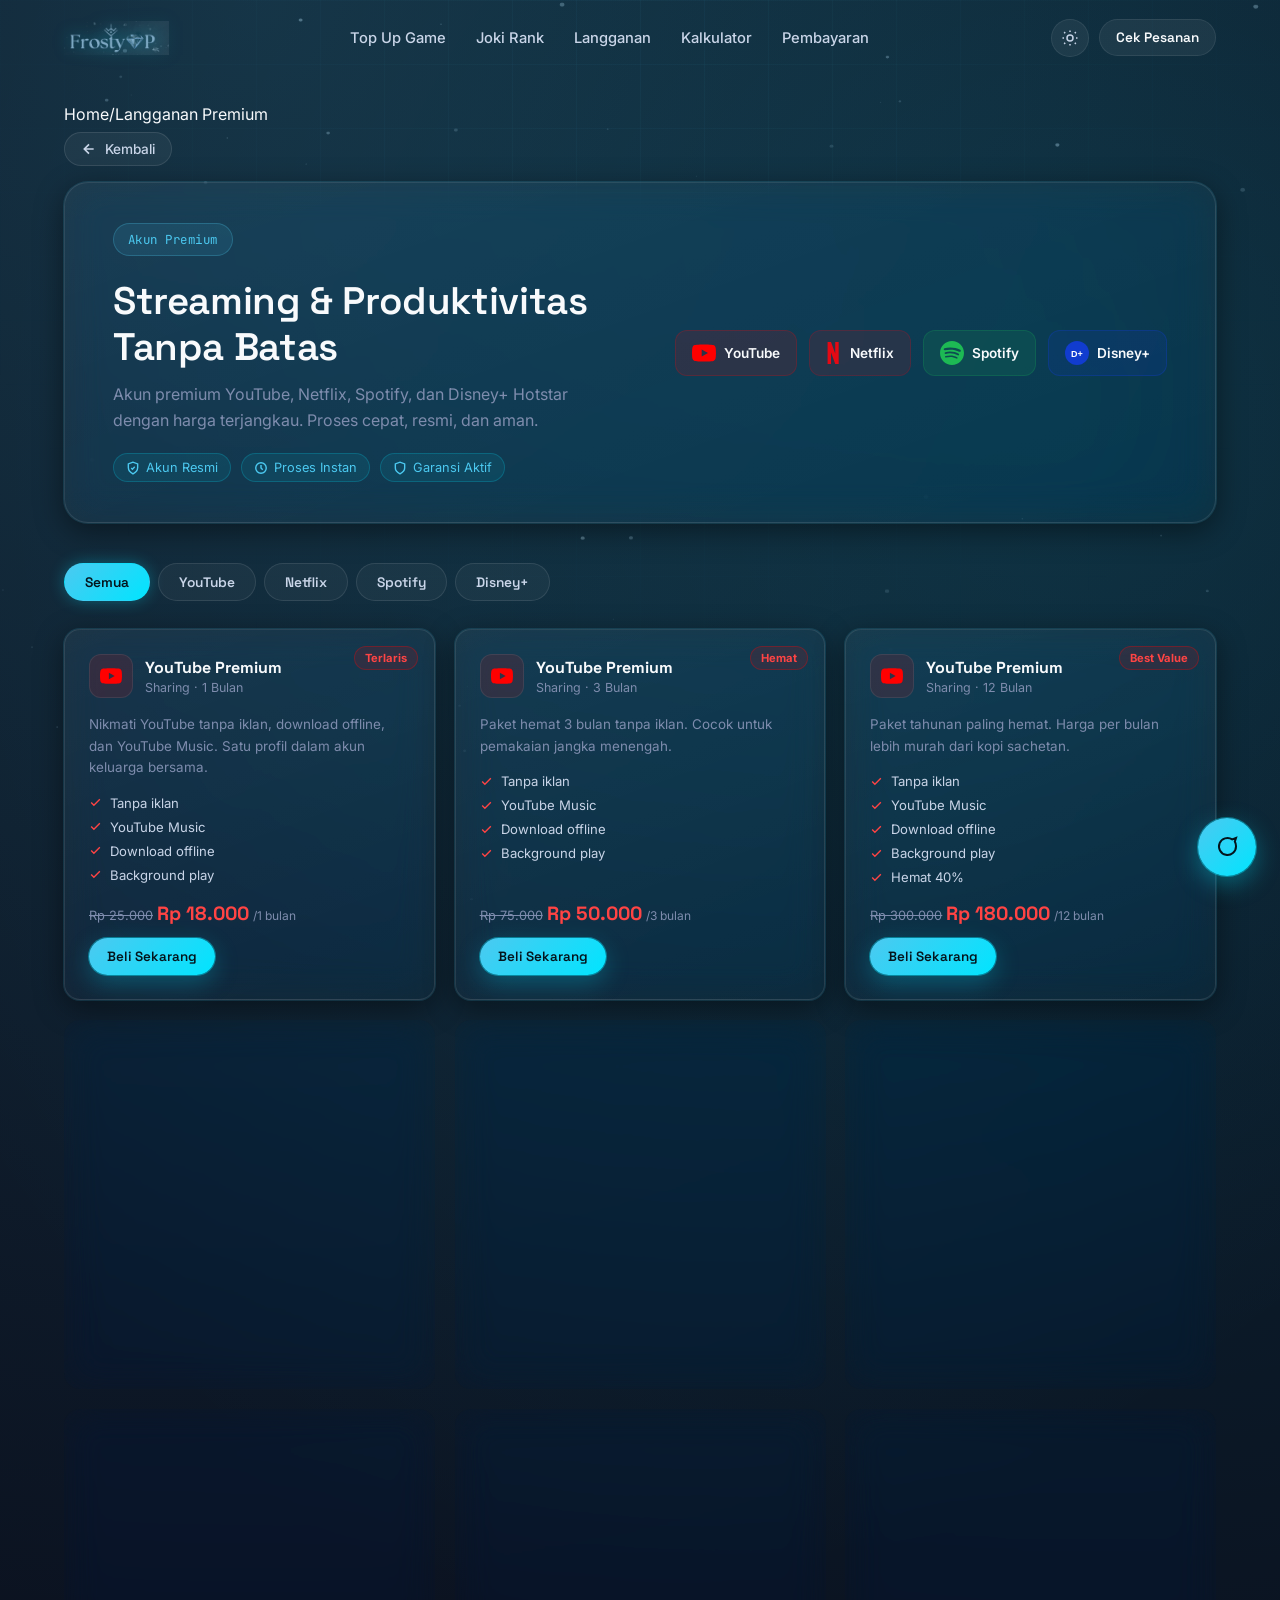
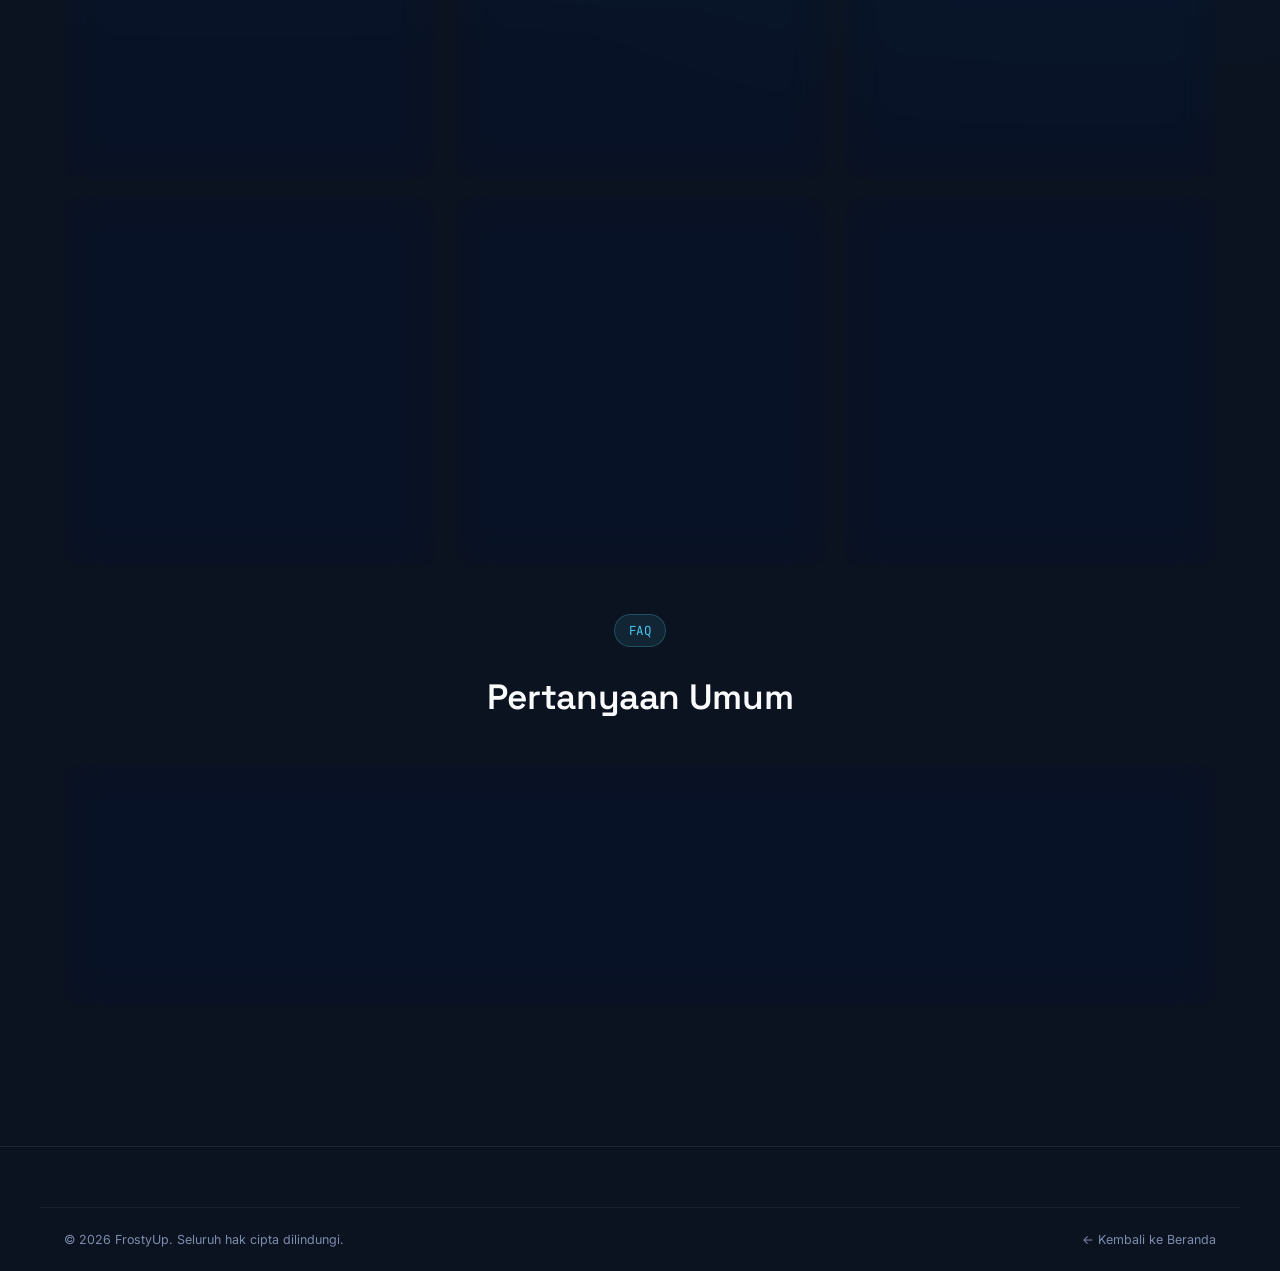
<file: apk.html>
<!DOCTYPE html>
<html lang="id">
<head>
<meta charset="UTF-8">
<meta name="viewport" content="width=device-width, initial-scale=1.0">
<title>Langganan Premium — FrostyUp</title>
<meta name="description" content="Beli akun premium YouTube, Netflix, Spotify, Disney+ Hotstar harga murah, proses otomatis, dan aman di FrostyUp.">
<link rel="preconnect" href="https://fonts.googleapis.com">
<link rel="preconnect" href="https://fonts.gstatic.com" crossorigin>
<link href="https://fonts.googleapis.com/css2?family=Space+Grotesk:wght@500;600;700&family=Inter:wght@400;500;600;700&family=JetBrains+Mono:wght@500&display=swap" rel="stylesheet">
<link rel="stylesheet" href="style.css">
<link rel="stylesheet" href="apk.css">
</head>
<body>
<div class="bg-frost" aria-hidden="true"><canvas id="frostCanvas"></canvas><div class="bg-grid"></div></div>

<header class="nav" id="nav">
  <div class="nav-inner container">
    <a href="index.html" class="brand">
      <span class="brand-mark"><img src="logo.png" alt="FrostyUp" class="brand-logo-img"></span>
    </a>
    <nav class="nav-links">
      <a href="index.html#games">Top Up Game</a>
      <a href="joki.html">Joki Rank</a>
      <a href="apk.html" class="active">Langganan</a>
      <a href="kalkulator.html">Kalkulator</a>
      <a href="#payment">Pembayaran</a>
    </nav>
    <div class="nav-actions">
      <button class="icon-btn" id="themeToggle" aria-label="Ganti tema">
        <svg id="iconSun" viewBox="0 0 24 24" width="18" height="18" fill="none" stroke="currentColor" stroke-width="2"><circle cx="12" cy="12" r="4"/><path d="M12 2v2M12 20v2M4.2 4.2l1.4 1.4M18.4 18.4l1.4 1.4M2 12h2M20 12h2M4.2 19.8l1.4-1.4M18.4 5.6l1.4-1.4"/></svg>
        <svg id="iconMoon" viewBox="0 0 24 24" width="18" height="18" fill="none" stroke="currentColor" stroke-width="2" style="display:none"><path d="M21 12.8A9 9 0 1 1 11.2 3a7 7 0 0 0 9.8 9.8Z"/></svg>
      </button>
      <a href="cek-pesanan.html" class="btn btn-ghost btn-sm">Cek Pesanan</a>
    </div>
    <button class="burger" id="burger" aria-label="Buka menu" aria-expanded="false"><span></span><span></span><span></span></button>
  </div>
</header>

<div class="mobile-drawer" id="mobileDrawer">
  <a href="index.html#games">Top Up Game</a>
  <a href="joki.html">Joki Rank</a>
  <a href="apk.html">Langganan</a>
  <a href="kalkulator.html">Kalkulator</a>
  <a href="cek-pesanan.html">Cek Pesanan</a>
</div>

<main class="apk-main">
  <div class="container">
    <nav class="breadcrumb"><a href="index.html">Home</a><span>/</span><span class="current">Langganan Premium</span></nav>
  <div class="back-btn-wrap">
    <button onclick="history.back()" class="back-btn" aria-label="Kembali ke halaman sebelumnya">
      <svg width="16" height="16" viewBox="0 0 24 24" fill="none" stroke="currentColor" stroke-width="2.5"><path d="M19 12H5M12 5l-7 7 7 7"/></svg>
      Kembali
    </button>
  </div>


    <!-- HERO -->
    <div class="apk-hero glass">
      <div class="apk-hero-text">
        <span class="eyebrow eyebrow-light">Akun Premium</span>
        <h1>Streaming &amp; Produktivitas<br>Tanpa Batas</h1>
        <p class="muted">Akun premium YouTube, Netflix, Spotify, dan Disney+ Hotstar dengan harga terjangkau. Proses cepat, resmi, dan aman.</p>
        <div class="apk-hero-badges">
          <span class="trust-badge"><svg width="14" height="14" viewBox="0 0 24 24" fill="none" stroke="currentColor" stroke-width="2.4"><path d="M12 2 4 5v6c0 5 3.5 8.5 8 11 4.5-2.5 8-6 8-11V5l-8-3Z"/><path d="m9 12 2 2 4-4"/></svg> Akun Resmi</span>
          <span class="trust-badge"><svg width="14" height="14" viewBox="0 0 24 24" fill="none" stroke="currentColor" stroke-width="2.4"><circle cx="12" cy="12" r="9"/><path d="M12 7v5l3 3"/></svg> Proses Instan</span>
          <span class="trust-badge"><svg width="14" height="14" viewBox="0 0 24 24" fill="none" stroke="currentColor" stroke-width="2.4"><path d="M12 22s8-4 8-10V5l-8-3-8 3v7c0 6 8 10 8 10Z"/></svg> Garansi Aktif</span>
        </div>
      </div>
      <div class="apk-hero-logos">
        <div class="app-logo-chip" style="background:rgba(255,0,0,0.12);border:1px solid rgba(255,0,0,0.2);">
          <svg viewBox="0 0 24 24" width="24" height="24" fill="#FF0000"><path d="M23.5 6.2a3 3 0 0 0-2.1-2.1C19.5 3.5 12 3.5 12 3.5s-7.5 0-9.4.6A3 3 0 0 0 .5 6.2C0 8.1 0 12 0 12s0 3.9.5 5.8a3 3 0 0 0 2.1 2.1c1.9.6 9.4.6 9.4.6s7.5 0 9.4-.6a3 3 0 0 0 2.1-2.1C24 15.9 24 12 24 12s0-3.9-.5-5.8ZM9.7 15.5V8.5l6.3 3.5-6.3 3.5Z"/></svg>
          YouTube
        </div>
        <div class="app-logo-chip" style="background:rgba(229,9,20,0.12);border:1px solid rgba(229,9,20,0.2);">
          <svg viewBox="0 0 111 190" width="16" height="22" fill="#E50914"><path d="M0 0h30l36 100V0h30v190l-30-1-36-99v100H0z"/></svg>
          Netflix
        </div>
        <div class="app-logo-chip" style="background:rgba(29,185,84,0.12);border:1px solid rgba(29,185,84,0.2);">
          <svg viewBox="0 0 24 24" width="24" height="24" fill="#1DB954"><path d="M12 0C5.4 0 0 5.4 0 12s5.4 12 12 12 12-5.4 12-12S18.66 0 12 0zm5.521 17.34c-.24.359-.66.48-1.021.24-2.82-1.74-6.36-2.101-10.561-1.141-.418.122-.779-.179-.899-.539-.12-.421.18-.78.54-.9 4.56-1.021 8.52-.6 11.64 1.32.42.18.479.659.301 1.02zm1.44-3.3c-.301.42-.841.6-1.262.3-3.239-1.98-8.159-2.58-11.939-1.38-.479.12-1.02-.12-1.14-.6-.12-.48.12-1.021.6-1.141C9.6 9.9 15 10.561 18.72 12.84c.361.181.54.78.241 1.2zm.12-3.36C15.24 8.4 8.82 8.16 5.16 9.301c-.6.179-1.2-.181-1.38-.721-.18-.601.18-1.2.72-1.381 4.26-1.26 11.28-1.02 15.721 1.621.539.3.719 1.02.419 1.56-.299.421-1.02.599-1.559.3z"/></svg>
          Spotify
        </div>
        <div class="app-logo-chip" style="background:rgba(17,60,207,0.15);border:1px solid rgba(17,60,207,0.3);">
          <svg viewBox="0 0 24 24" width="24" height="24"><circle cx="12" cy="12" r="12" fill="#113CCF"/><text x="12" y="16" text-anchor="middle" fill="white" font-size="9" font-weight="bold" font-family="Arial">D+</text></svg>
          Disney+
        </div>
      </div>
    </div>

    <!-- FILTER TABS -->
    <div class="apk-filter-wrap" id="apkFilterWrap">
      <button class="apk-filter-btn active" data-filter="all">Semua</button>
      <button class="apk-filter-btn" data-filter="youtube">YouTube</button>
      <button class="apk-filter-btn" data-filter="netflix">Netflix</button>
      <button class="apk-filter-btn" data-filter="spotify">Spotify</button>
      <button class="apk-filter-btn" data-filter="disney">Disney+</button>
    </div>

    <!-- PRODUCT GRID -->
    <div class="apk-grid" id="apkGrid"></div>

    <!-- FAQ -->
    <section style="margin-top:48px; margin-bottom:60px;">
      <div class="section-head">
        <span class="eyebrow eyebrow-light">FAQ</span>
        <h2>Pertanyaan Umum</h2>
      </div>
      <div class="apk-faq-list glass">
        <details class="apk-faq-item">
          <summary>Apakah akun yang dijual resmi/legal?</summary>
          <p>Ya. Semua akun yang kami jual adalah akun resmi berlisensi dari platform masing-masing.</p>
        </details>
        <details class="apk-faq-item">
          <summary>Berapa lama akun aktif setelah dibeli?</summary>
          <p>Durasi aktif sesuai dengan paket yang dipilih (1 bulan, 3 bulan, atau 12 bulan), dihitung sejak aktivasi.</p>
        </details>
        <details class="apk-faq-item">
          <summary>Bagaimana kalau akun bermasalah sebelum masa aktif habis?</summary>
          <p>Semua produk bergaransi selama masa aktif berlangsung. Hubungi CS kami dan kami akan mengganti akun yang bermasalah.</p>
        </details>
        <details class="apk-faq-item">
          <summary>Apakah bisa dipakai di HP dan laptop sekaligus?</summary>
          <p>Tergantung jenis paket. Paket Sharing berbagi profil; paket Private khusus untuk akun sendiri di semua perangkat yang didukung.</p>
        </details>
      </div>
    </section>

  </div>
</main>

<footer class="footer">
  <div class="container footer-bottom">
    <span>© 2026 FrostyUp. Seluruh hak cipta dilindungi.</span>
    <a href="index.html">← Kembali ke Beranda</a>
  </div>
</footer>
<div class="fab-wrap" id="fabWrap">
  <div class="fab-menu" id="fabMenu">
    <a href="#" class="fab-item wa">WhatsApp</a>
    <a href="#" class="fab-item tg">Telegram</a>
    <a href="#" class="fab-item dc">Discord</a>
  </div>
  <button class="fab-main" id="fabMain" aria-label="Buka live chat">
    <svg width="24" height="24" viewBox="0 0 24 24" fill="none" stroke="currentColor" stroke-width="2"><path d="M21 11.5a8.5 8.5 0 1 1-3.8-7.1L21 3l-1.2 3.6c.78 1.36 1.2 2.85 1.2 4.4Z"/></svg>
  </button>
</div>
<div class="toast" id="toast"></div>
<script src="common.js"></script>
<script src="apk.js"></script>
</body>
</html>
</file>
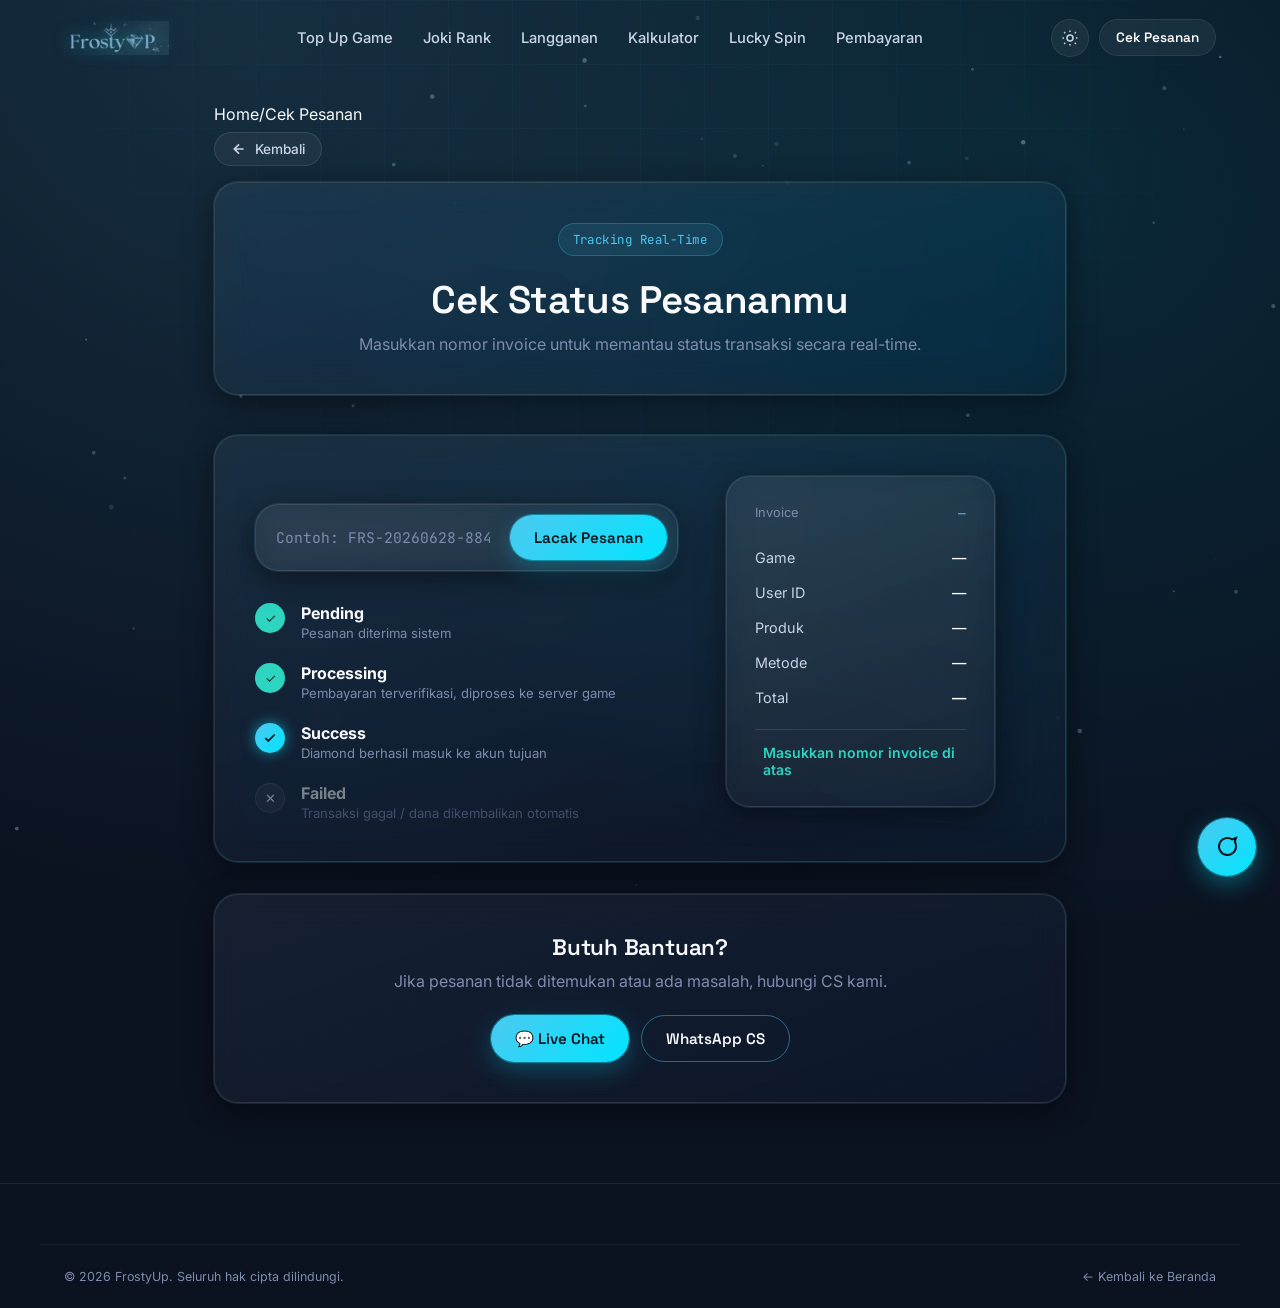
<file: cek-pesanan.html>
<!DOCTYPE html>
<html lang="id">
<head>
<meta charset="UTF-8">
<meta name="viewport" content="width=device-width, initial-scale=1.0">
<title>Cek Pesanan — FrostyUp</title>
<meta name="description" content="Cek status pesanan top up game kamu di FrostyUp secara real-time menggunakan nomor invoice.">
<link rel="preconnect" href="https://fonts.googleapis.com">
<link rel="preconnect" href="https://fonts.gstatic.com" crossorigin>
<link href="https://fonts.googleapis.com/css2?family=Space+Grotesk:wght@500;600;700&family=Inter:wght@400;500;600;700&family=JetBrains+Mono:wght@500&display=swap" rel="stylesheet">
<link rel="stylesheet" href="style.css">
<link rel="stylesheet" href="pages.css">
</head>
<body>
<div class="bg-frost" aria-hidden="true"><canvas id="frostCanvas"></canvas><div class="bg-grid"></div></div>
<header class="nav" id="nav">
  <div class="nav-inner container">
    <a href="index.html" class="brand"><span class="brand-mark"><img src="logo.png" alt="FrostyUp" class="brand-logo-img"></span></a>
    <nav class="nav-links">
      <a href="index.html#games">Top Up Game</a>
      <a href="joki.html">Joki Rank</a>
      <a href="apk.html">Langganan</a>
      <a href="kalkulator.html">Kalkulator</a>
      <a href="rewards.html">Lucky Spin</a>
      <a href="index.html#payment">Pembayaran</a>
    </nav>
    <div class="nav-actions">
      <button class="icon-btn" id="themeToggle" aria-label="Ganti tema">
        <svg id="iconSun" viewBox="0 0 24 24" width="18" height="18" fill="none" stroke="currentColor" stroke-width="2"><circle cx="12" cy="12" r="4"/><path d="M12 2v2M12 20v2M4.2 4.2l1.4 1.4M18.4 18.4l1.4 1.4M2 12h2M20 12h2M4.2 19.8l1.4-1.4M18.4 5.6l1.4-1.4"/></svg>
        <svg id="iconMoon" viewBox="0 0 24 24" width="18" height="18" fill="none" stroke="currentColor" stroke-width="2" style="display:none"><path d="M21 12.8A9 9 0 1 1 11.2 3a7 7 0 0 0 9.8 9.8Z"/></svg>
      </button>
      <a href="cek-pesanan.html" class="btn btn-ghost btn-sm">Cek Pesanan</a>
    </div>
    <button class="burger" id="burger" aria-label="Buka menu" aria-expanded="false"><span></span><span></span><span></span></button>
  </div>
</header>
<div class="mobile-drawer" id="mobileDrawer">
  <a href="index.html#games">Top Up Game</a>
  <a href="joki.html">Joki Rank</a>
  <a href="apk.html">Langganan</a>
  <a href="kalkulator.html">Kalkulator</a>
  <a href="rewards.html">Lucky Spin</a>
</div>

<main class="page-main">
  <div class="container" style="max-width:900px;">
    <nav class="breadcrumb"><a href="index.html">Home</a><span>/</span><span class="current">Cek Pesanan</span></nav>
  <div class="back-btn-wrap">
    <button onclick="history.back()" class="back-btn" aria-label="Kembali ke halaman sebelumnya">
      <svg width="16" height="16" viewBox="0 0 24 24" fill="none" stroke="currentColor" stroke-width="2.5"><path d="M19 12H5M12 5l-7 7 7 7"/></svg>
      Kembali
    </button>
  </div>


    <div class="page-hero glass" style="text-align:center;">
      <span class="eyebrow eyebrow-light">Tracking Real-Time</span>
      <h1>Cek Status Pesananmu</h1>
      <p>Masukkan nomor invoice untuk memantau status transaksi secara real-time.</p>
    </div>

    <div class="cek-grid glass" style="margin-top:0; padding:40px; border-radius: var(--radius-lg);">
      <div>
        <div class="invoice-box glass">
          <label for="invoiceInput" class="visually-hidden">Nomor Invoice</label>
          <input type="text" id="invoiceInput" placeholder="Contoh: FRS-20260628-8841">
          <button class="btn btn-primary" id="trackBtn">Lacak Pesanan</button>
        </div>

        <div class="status-track" id="statusTrack" style="margin-top:28px;">
          <div class="status-step done">
            <span class="status-circle">✓</span>
            <div><strong>Pending</strong><p>Pesanan diterima sistem</p></div>
          </div>
          <div class="status-step done">
            <span class="status-circle">✓</span>
            <div><strong>Processing</strong><p>Pembayaran terverifikasi, diproses ke server game</p></div>
          </div>
          <div class="status-step active">
            <span class="status-circle"><svg width="14" height="14" viewBox="0 0 24 24" fill="none" stroke="currentColor" stroke-width="3"><path d="M20 6 9 17l-5-5"/></svg></span>
            <div><strong>Success</strong><p>Diamond berhasil masuk ke akun tujuan</p></div>
          </div>
          <div class="status-step">
            <span class="status-circle">✕</span>
            <div><strong>Failed</strong><p>Transaksi gagal / dana dikembalikan otomatis</p></div>
          </div>
        </div>
      </div>

      <div class="receipt glass">
        <div class="receipt-head">
          <span>Invoice</span>
          <span class="receipt-id" id="receiptInvoice">—</span>
        </div>
        <div class="receipt-row"><span>Game</span><span id="receiptGame">—</span></div>
        <div class="receipt-row"><span>User ID</span><span id="receiptUser">—</span></div>
        <div class="receipt-row"><span>Produk</span><span id="receiptProduct">—</span></div>
        <div class="receipt-row"><span>Metode</span><span id="receiptMethod">—</span></div>
        <div class="receipt-row"><span>Total</span><span class="text-gradient" id="receiptTotal">—</span></div>
        <div class="receipt-divider"></div>
        <div class="receipt-status" id="receiptStatus">
          <span class="status-dot"></span> Masukkan nomor invoice di atas
        </div>
      </div>
    </div>

    <div class="page-contact glass" style="margin-top:32px;">
      <h3>Butuh Bantuan?</h3>
      <p>Jika pesanan tidak ditemukan atau ada masalah, hubungi CS kami.</p>
      <div class="page-contact-btns">
        <a href="#" class="btn btn-primary">💬 Live Chat</a>
        <a href="https://wa.me/62xxxxxxxxxx" target="_blank" class="btn btn-outline">WhatsApp CS</a>
      </div>
    </div>
  </div>
</main>

<footer class="footer"><div class="container footer-bottom"><span>© 2026 FrostyUp. Seluruh hak cipta dilindungi.</span><a href="index.html">← Kembali ke Beranda</a></div></footer>
<div class="fab-wrap" id="fabWrap"><div class="fab-menu" id="fabMenu"><a href="#" class="fab-item wa">WhatsApp</a><a href="#" class="fab-item tg">Telegram</a><a href="#" class="fab-item dc">Discord</a></div><button class="fab-main" id="fabMain" aria-label="Buka live chat"><svg width="24" height="24" viewBox="0 0 24 24" fill="none" stroke="currentColor" stroke-width="2"><path d="M21 11.5a8.5 8.5 0 1 1-3.8-7.1L21 3l-1.2 3.6c.78 1.36 1.2 2.85 1.2 4.4Z"/></svg></button></div>
<div class="toast" id="toast"></div>
<script src="common.js"></script>
<script src="script.js"></script>
</body>
</html>
</file>
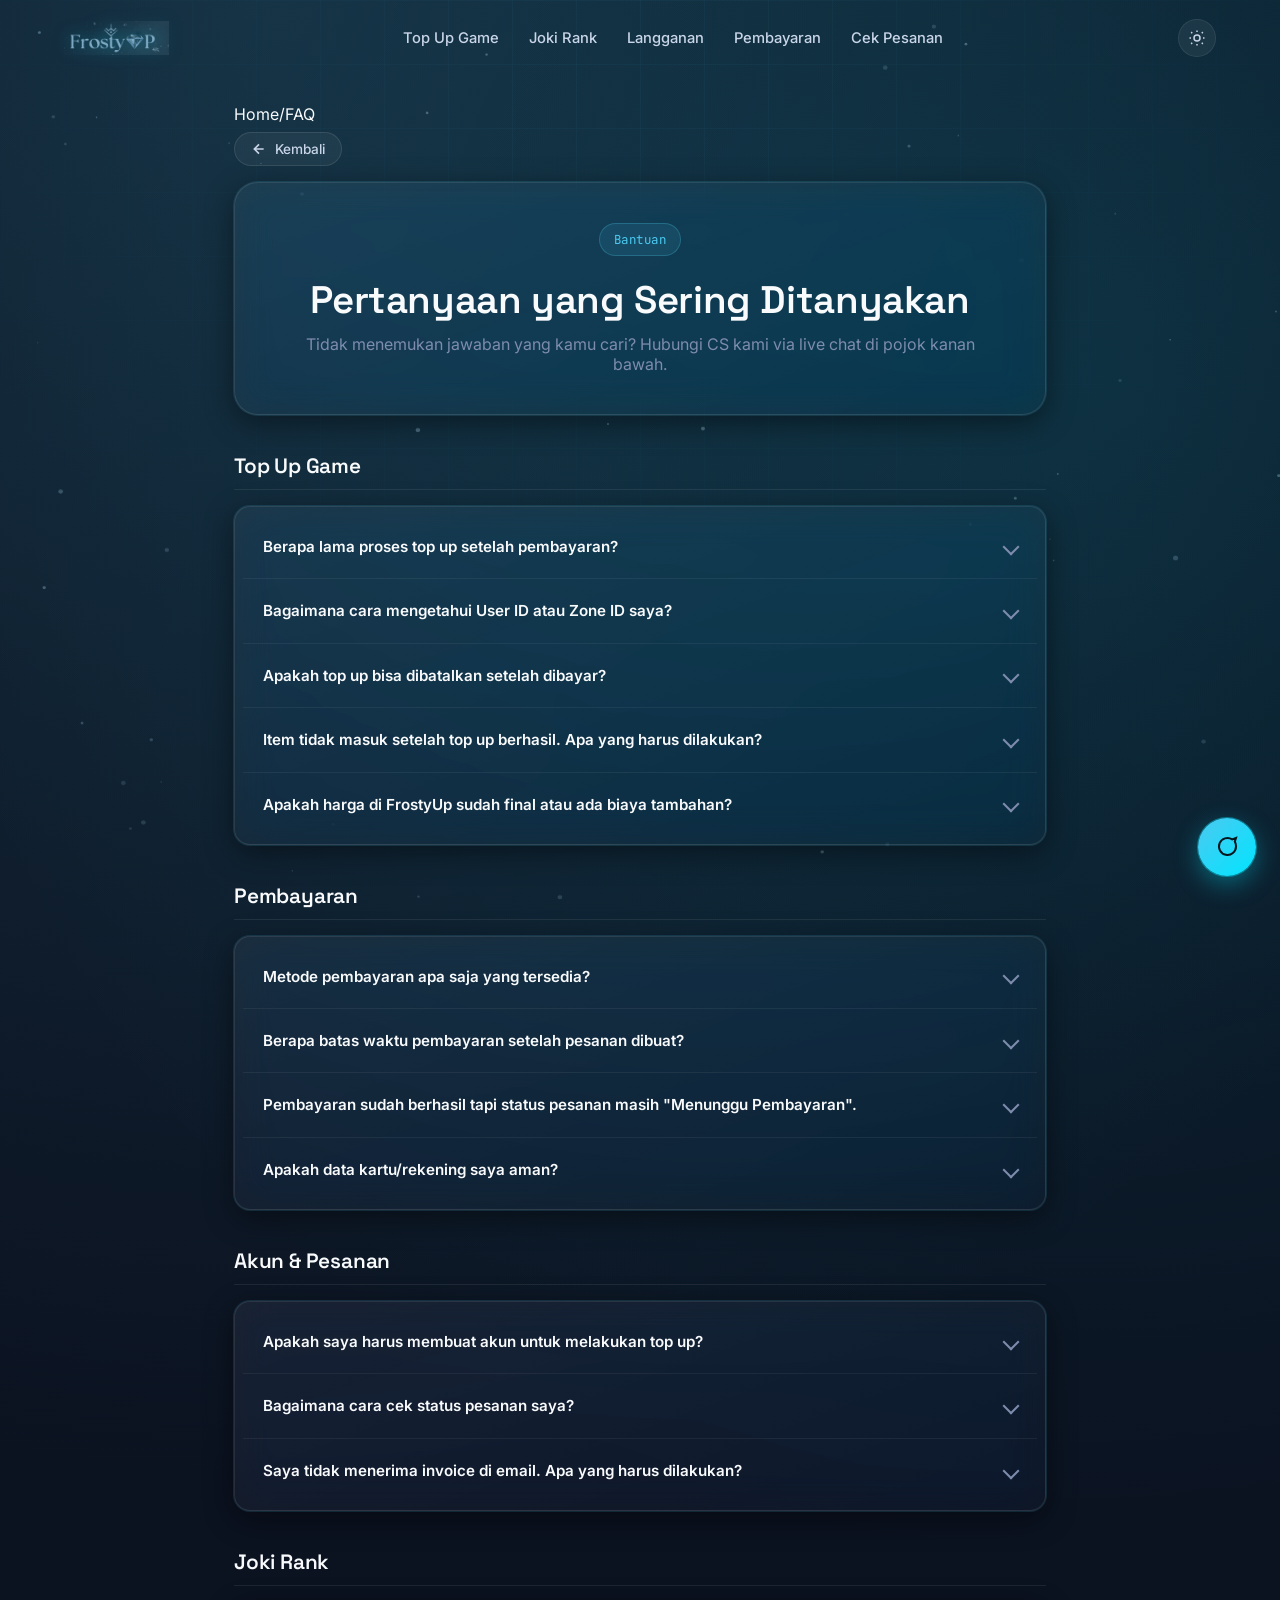
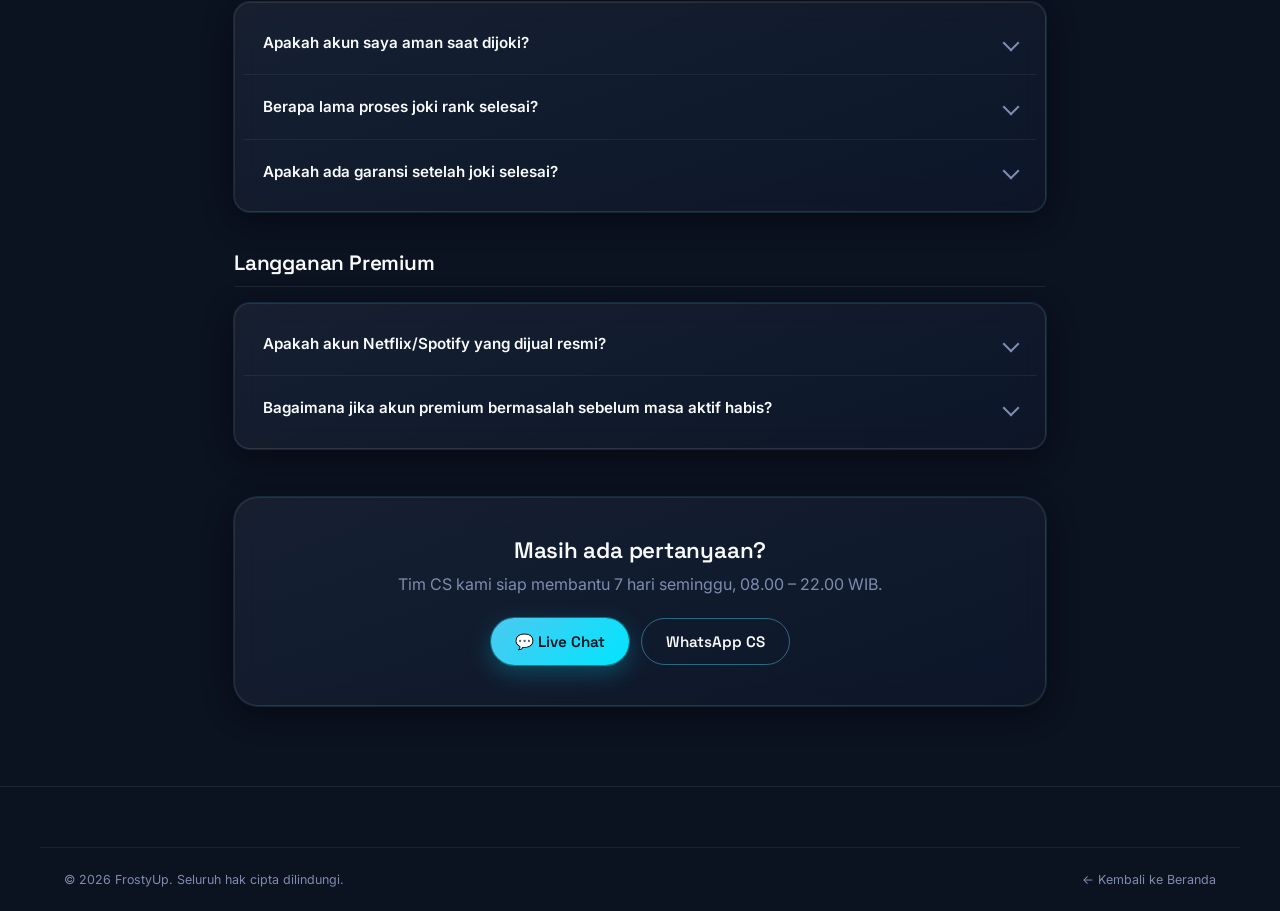
<file: faq.html>
<!DOCTYPE html>
<html lang="id">
<head>
<meta charset="UTF-8">
<meta name="viewport" content="width=device-width, initial-scale=1.0">
<title>FAQ — Pertanyaan Umum FrostyUp</title>
<meta name="description" content="Temukan jawaban atas pertanyaan umum seputar top up game, pembayaran, status pesanan, dan layanan FrostyUp lainnya.">
<link rel="preconnect" href="https://fonts.googleapis.com">
<link rel="preconnect" href="https://fonts.gstatic.com" crossorigin>
<link href="https://fonts.googleapis.com/css2?family=Space+Grotesk:wght@500;600;700&family=Inter:wght@400;500;600;700&family=JetBrains+Mono:wght@500&display=swap" rel="stylesheet">
<link rel="stylesheet" href="style.css">
<link rel="stylesheet" href="pages.css">
</head>
<body>
<div class="bg-frost" aria-hidden="true"><canvas id="frostCanvas"></canvas><div class="bg-grid"></div></div>
<header class="nav" id="nav">
  <div class="nav-inner container">
    <a href="index.html" class="brand"><span class="brand-mark"><img src="logo.png" alt="FrostyUp" class="brand-logo-img"></span></a>
    <nav class="nav-links">
      <a href="index.html#games">Top Up Game</a>
      <a href="joki.html">Joki Rank</a>
      <a href="apk.html">Langganan</a>
      <a href="index.html#payment">Pembayaran</a>
      <a href="index.html#cek-pesanan">Cek Pesanan</a>
    </nav>
    <div class="nav-actions">
      <button class="icon-btn" id="themeToggle" aria-label="Ganti tema">
        <svg id="iconSun" viewBox="0 0 24 24" width="18" height="18" fill="none" stroke="currentColor" stroke-width="2"><circle cx="12" cy="12" r="4"/><path d="M12 2v2M12 20v2M4.2 4.2l1.4 1.4M18.4 18.4l1.4 1.4M2 12h2M20 12h2M4.2 19.8l1.4-1.4M18.4 5.6l1.4-1.4"/></svg>
        <svg id="iconMoon" viewBox="0 0 24 24" width="18" height="18" fill="none" stroke="currentColor" stroke-width="2" style="display:none"><path d="M21 12.8A9 9 0 1 1 11.2 3a7 7 0 0 0 9.8 9.8Z"/></svg>
      </button>
    </div>
    <button class="burger" id="burger" aria-label="Buka menu" aria-expanded="false"><span></span><span></span><span></span></button>
  </div>
</header>
<div class="mobile-drawer" id="mobileDrawer">
  <a href="index.html#games">Top Up Game</a>
  <a href="joki.html">Joki Rank</a>
  <a href="apk.html">Langganan</a>
  <a href="index.html#cek-pesanan">Cek Pesanan</a>
</div>

<main class="page-main">
  <div class="container page-content">
    <nav class="breadcrumb"><a href="index.html">Home</a><span>/</span><span class="current">FAQ</span></nav>
  <div class="back-btn-wrap">
    <button onclick="history.back()" class="back-btn" aria-label="Kembali ke halaman sebelumnya">
      <svg width="16" height="16" viewBox="0 0 24 24" fill="none" stroke="currentColor" stroke-width="2.5"><path d="M19 12H5M12 5l-7 7 7 7"/></svg>
      Kembali
    </button>
  </div>


    <div class="page-hero glass">
      <span class="eyebrow eyebrow-light">Bantuan</span>
      <h1>Pertanyaan yang Sering Ditanyakan</h1>
      <p>Tidak menemukan jawaban yang kamu cari? Hubungi CS kami via live chat di pojok kanan bawah.</p>
    </div>

    <div class="page-body">

      <h2>Top Up Game</h2>
      <div class="faq-group glass">
        <details class="faq-item"><summary>Berapa lama proses top up setelah pembayaran?</summary><p>Rata-rata proses top up selesai dalam waktu kurang dari 60 detik setelah pembayaran dikonfirmasi sistem. Pada kondisi server game sedang ramai atau maintenance, proses bisa memakan waktu hingga 5-15 menit. Jika lebih dari 30 menit, segera hubungi CS kami.</p></details>
        <details class="faq-item"><summary>Bagaimana cara mengetahui User ID atau Zone ID saya?</summary><p>Untuk Mobile Legends: buka game → klik foto profil di pojok kiri atas → User ID dan Zone ID tertera di bawah nama karakter. Untuk game lain, caranya berbeda — petunjuk spesifik tertera di form pengisian di halaman top up masing-masing game.</p></details>
        <details class="faq-item"><summary>Apakah top up bisa dibatalkan setelah dibayar?</summary><p>Transaksi yang sudah dibayar dan diproses tidak dapat dibatalkan karena item langsung dikirim ke akun game secara otomatis. Pastikan User ID/Zone ID yang kamu masukkan sudah benar sebelum melakukan pembayaran.</p></details>
        <details class="faq-item"><summary>Item tidak masuk setelah top up berhasil. Apa yang harus dilakukan?</summary><p>Pertama, cek status pesanan di halaman "Cek Pesanan" menggunakan kode invoice yang diterima. Jika status "Selesai" tapi item belum masuk, coba restart game atau tunggu beberapa menit. Jika masih belum masuk dalam 30 menit, hubungi CS kami dengan menyertakan kode invoice.</p></details>
        <details class="faq-item"><summary>Apakah harga di FrostyUp sudah final atau ada biaya tambahan?</summary><p>Harga yang tertera di kartu produk adalah harga sebelum biaya admin. Biaya admin bervariasi tergantung metode pembayaran (QRIS: Rp 750, Virtual Account: Rp 4.000, e-wallet: Gratis). Total akhir ditampilkan jelas di halaman ringkasan pesanan sebelum kamu konfirmasi pembayaran.</p></details>
      </div>

      <h2>Pembayaran</h2>
      <div class="faq-group glass">
        <details class="faq-item"><summary>Metode pembayaran apa saja yang tersedia?</summary><p>Kami mendukung lebih dari 15 metode pembayaran: QRIS (bisa dari GoPay, OVO, Dana, ShopeePay, semua mobile banking), Virtual Account BCA/BRI/BNI/Mandiri, dan e-wallet DANA, OVO, GoPay, ShopeePay secara langsung.</p></details>
        <details class="faq-item"><summary>Berapa batas waktu pembayaran setelah pesanan dibuat?</summary><p>Setiap pesanan memiliki batas waktu pembayaran 1 jam. Jika tidak dibayar dalam waktu tersebut, pesanan akan otomatis dibatalkan dan kamu perlu membuat pesanan baru.</p></details>
        <details class="faq-item"><summary>Pembayaran sudah berhasil tapi status pesanan masih "Menunggu Pembayaran".</summary><p>Konfirmasi pembayaran biasanya masuk dalam 1-3 menit. Untuk QRIS dan e-wallet biasanya instan. Untuk Virtual Account bisa memakan waktu hingga 10 menit. Jika lebih dari 15 menit belum berubah, hubungi CS dengan bukti pembayaran (screenshot transfer).</p></details>
        <details class="faq-item"><summary>Apakah data kartu/rekening saya aman?</summary><p>FrostyUp tidak menyimpan data kartu atau rekening bank kamu sama sekali. Semua pembayaran diproses langsung oleh Midtrans, payment gateway berlisensi Bank Indonesia yang sudah dipercaya oleh ratusan merchant besar di Indonesia.</p></details>
      </div>

      <h2>Akun &amp; Pesanan</h2>
      <div class="faq-group glass">
        <details class="faq-item"><summary>Apakah saya harus membuat akun untuk melakukan top up?</summary><p>Tidak wajib. Kamu bisa melakukan top up sebagai tamu tanpa membuat akun. Cukup masukkan User ID game dan data kontak (WhatsApp/email) untuk menerima invoice.</p></details>
        <details class="faq-item"><summary>Bagaimana cara cek status pesanan saya?</summary><p>Buka halaman "Cek Pesanan" di menu navbar, masukkan kode invoice yang diterima di email atau WhatsApp. Status akan ditampilkan secara real-time.</p></details>
        <details class="faq-item"><summary>Saya tidak menerima invoice di email. Apa yang harus dilakukan?</summary><p>Cek folder Spam atau Promotions di email kamu. Jika tidak ada, pastikan email yang dimasukkan saat checkout sudah benar. Kamu tetap bisa cek status pesanan menggunakan kode invoice yang tampil di halaman sukses setelah pembayaran.</p></details>
      </div>

      <h2>Joki Rank</h2>
      <div class="faq-group glass">
        <details class="faq-item"><summary>Apakah akun saya aman saat dijoki?</summary><p>Keamanan akun adalah prioritas utama kami. Joker kami berpengalaman dan memahami pentingnya menjaga keamanan akun pelanggan. Kami menyarankan untuk menonaktifkan verifikasi 2 langkah sementara selama proses joki berlangsung, dan mengaktifkannya kembali setelah selesai.</p></details>
        <details class="faq-item"><summary>Berapa lama proses joki rank selesai?</summary><p>Waktu pengerjaan bervariasi tergantung rute rank dan kondisi server game. Estimasi waktu akan diberikan oleh tim kami saat konfirmasi pesanan. Rata-rata 1-3 hari untuk rute standar.</p></details>
        <details class="faq-item"><summary>Apakah ada garansi setelah joki selesai?</summary><p>Kami tidak menjamin rank yang dicapai tidak akan turun setelah proses joki selesai karena performa akun setelah diserahkan kembali ke pemilik sepenuhnya menjadi tanggung jawab pemilik. Namun selama proses pengerjaan, kami garansi target rank tercapai sesuai paket yang dipilih.</p></details>
      </div>

      <h2>Langganan Premium</h2>
      <div class="faq-group glass">
        <details class="faq-item"><summary>Apakah akun Netflix/Spotify yang dijual resmi?</summary><p>Ya, semua akun berlangganan yang kami jual adalah akun resmi berlisensi. Kami tidak menjual akun hasil cracking, dump, atau cara ilegal lainnya.</p></details>
        <details class="faq-item"><summary>Bagaimana jika akun premium bermasalah sebelum masa aktif habis?</summary><p>Semua produk berlangganan bergaransi selama masa aktif. Jika ada masalah (akun tidak bisa diakses, password berubah, dll), hubungi CS kami dan kami akan mengganti akun tanpa biaya tambahan.</p></details>
      </div>

    </div>

    <div class="page-contact glass">
      <h3>Masih ada pertanyaan?</h3>
      <p>Tim CS kami siap membantu 7 hari seminggu, 08.00 – 22.00 WIB.</p>
      <div class="page-contact-btns">
        <a href="#" class="btn btn-primary">💬 Live Chat</a>
        <a href="https://wa.me/62xxxxxxxxxx" target="_blank" class="btn btn-outline">WhatsApp CS</a>
      </div>
    </div>

  </div>
</main>

<footer class="footer"><div class="container footer-bottom"><span>© 2026 FrostyUp. Seluruh hak cipta dilindungi.</span><a href="index.html">← Kembali ke Beranda</a></div></footer>
<div class="fab-wrap" id="fabWrap"><div class="fab-menu" id="fabMenu"><a href="#" class="fab-item wa">WhatsApp</a><a href="#" class="fab-item tg">Telegram</a><a href="#" class="fab-item dc">Discord</a></div><button class="fab-main" id="fabMain" aria-label="Buka live chat"><svg width="24" height="24" viewBox="0 0 24 24" fill="none" stroke="currentColor" stroke-width="2"><path d="M21 11.5a8.5 8.5 0 1 1-3.8-7.1L21 3l-1.2 3.6c.78 1.36 1.2 2.85 1.2 4.4Z"/></svg></button></div>
<div class="toast" id="toast"></div>
<script src="common.js"></script>
</body>
</html>
</file>
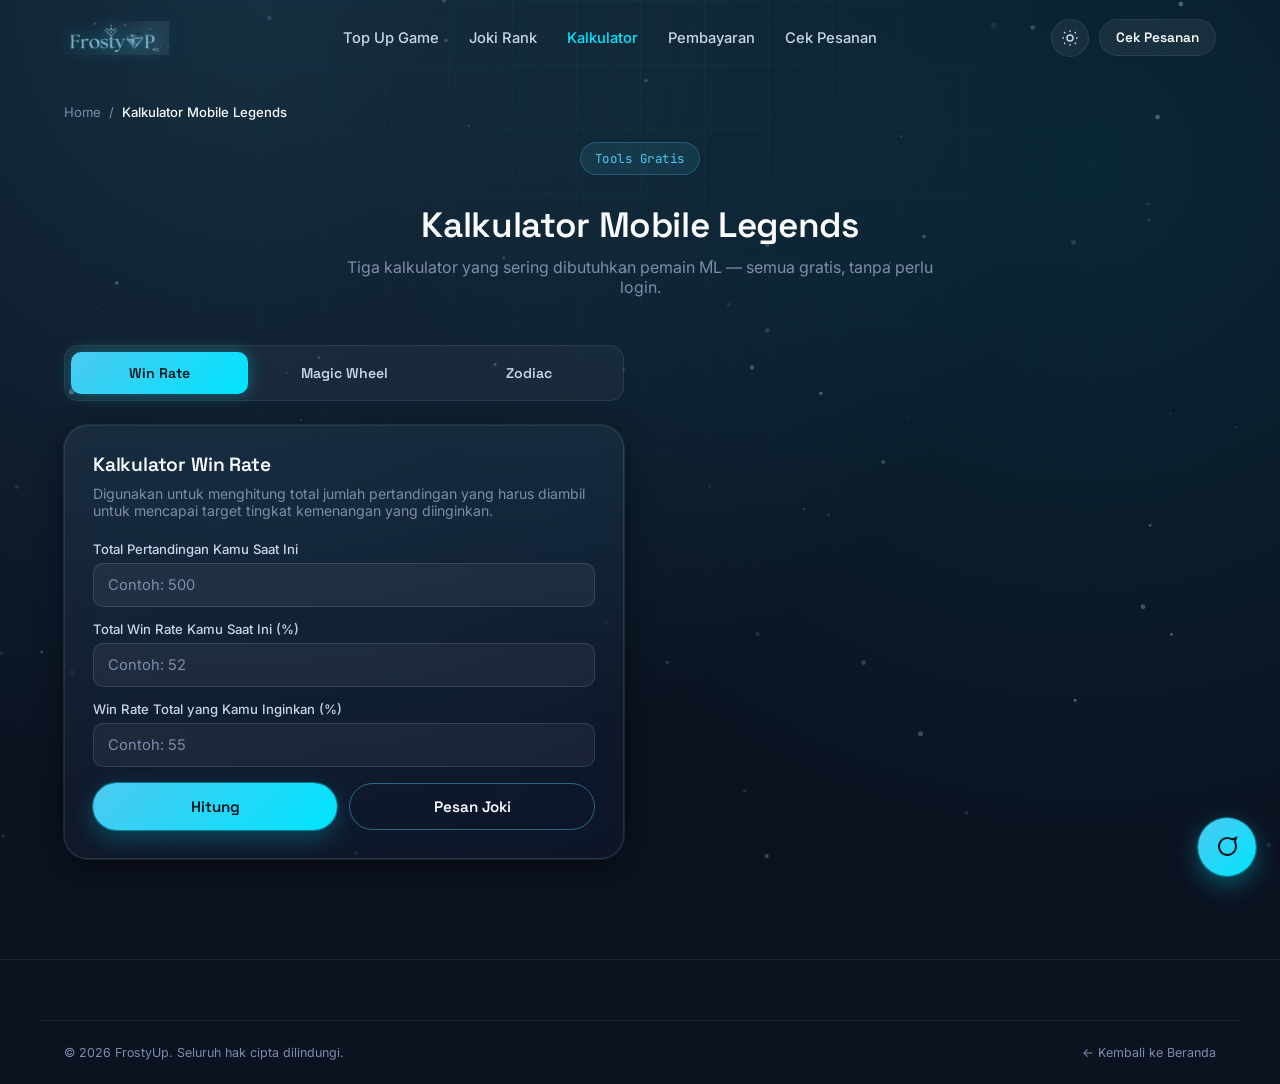
<file: kalkulator.html>
<!DOCTYPE html>
<html lang="id">
<head>
<meta charset="UTF-8">
<meta name="viewport" content="width=device-width, initial-scale=1.0">
<title>Kalkulator Mobile Legends — FrostyUp</title>
<meta name="description" content="Kalkulator Mobile Legends FrostyUp: Win Rate, Magic Wheel, dan Zodiac. Hitung target win rate dan estimasi diamond untuk skin Legend & Zodiac.">
<link rel="preconnect" href="https://fonts.googleapis.com">
<link rel="preconnect" href="https://fonts.gstatic.com" crossorigin>
<link href="https://fonts.googleapis.com/css2?family=Space+Grotesk:wght@500;600;700&family=Inter:wght@400;500;600;700&family=JetBrains+Mono:wght@500&display=swap" rel="stylesheet">
<link rel="stylesheet" href="style.css">
<link rel="stylesheet" href="topup.css">
<link rel="stylesheet" href="kalkulator.css">
</head>
<body>

<div class="bg-frost" aria-hidden="true">
  <canvas id="frostCanvas"></canvas>
  <div class="bg-grid"></div>
</div>

<header class="nav" id="nav">
  <div class="nav-inner container">
    <a href="index.html" class="brand">
      <span class="brand-mark">
        <img src="logo.png" alt="FrostyUp" class="brand-logo-img">
      </span>
    </a>
    <nav class="nav-links">
      <a href="index.html#games">Top Up Game</a>
      <a href="joki.html">Joki Rank</a>
      <a href="kalkulator.html" class="active-link">Kalkulator</a>
      <a href="index.html#payment">Pembayaran</a>
      <a href="index.html#cek-pesanan">Cek Pesanan</a>
    </nav>
    <div class="nav-actions">
      <button class="icon-btn" id="themeToggle" aria-label="Ganti tema gelap/terang" title="Dark / Light Mode">
        <svg id="iconSun" viewBox="0 0 24 24" width="18" height="18" fill="none" stroke="currentColor" stroke-width="2"><circle cx="12" cy="12" r="4"/><path d="M12 2v2M12 20v2M4.2 4.2l1.4 1.4M18.4 18.4l1.4 1.4M2 12h2M20 12h2M4.2 19.8l1.4-1.4M18.4 5.6l1.4-1.4"/></svg>
        <svg id="iconMoon" viewBox="0 0 24 24" width="18" height="18" fill="none" stroke="currentColor" stroke-width="2" style="display:none"><path d="M21 12.8A9 9 0 1 1 11.2 3a7 7 0 0 0 9.8 9.8Z"/></svg>
      </button>
      <a href="index.html#cek-pesanan" class="btn btn-ghost btn-sm">Cek Pesanan</a>
    </div>
    <button class="burger" id="burger" aria-label="Buka menu" aria-expanded="false"><span></span><span></span><span></span></button>
  </div>
</header>

<div class="mobile-drawer" id="mobileDrawer">
  <a href="index.html#games">Top Up Game</a>
  <a href="joki.html">Joki Rank</a>
  <a href="kalkulator.html">Kalkulator</a>
  <a href="index.html#payment">Pembayaran</a>
  <a href="index.html#cek-pesanan">Cek Pesanan</a>
</div>

<main class="kalk-main">
  <div class="container">

    <nav class="breadcrumb" aria-label="Breadcrumb">
      <a href="index.html">Home</a>
      <span>/</span>
      <span class="current">Kalkulator Mobile Legends</span>
    </nav>

    <div class="section-head">
      <span class="eyebrow eyebrow-light">Tools Gratis</span>
      <h2>Kalkulator Mobile Legends</h2>
      <p>Tiga kalkulator yang sering dibutuhkan pemain ML — semua gratis, tanpa perlu login.</p>
    </div>

    <!-- ===== TAB SWITCHER ===== -->
    <div class="kalk-tabs" id="kalkTabs">
      <button class="kalk-tab active" data-tab="winrate" type="button">Win Rate</button>
      <button class="kalk-tab" data-tab="magicwheel" type="button">Magic Wheel</button>
      <button class="kalk-tab" data-tab="zodiac" type="button">Zodiac</button>
    </div>

    <!-- ===== PANEL 1: WIN RATE ===== -->
    <section class="kalk-panel form-card glass" id="winratePanel">
      <h3>Kalkulator Win Rate</h3>
      <p class="muted">Digunakan untuk menghitung total jumlah pertandingan yang harus diambil untuk mencapai target tingkat kemenangan yang diinginkan.</p>

      <div class="form-fields">
        <div class="field-row">
          <label for="wrTotalMatch">Total Pertandingan Kamu Saat Ini</label>
          <input type="number" id="wrTotalMatch" placeholder="Contoh: 500" min="1">
        </div>
        <div class="field-row">
          <label for="wrCurrentRate">Total Win Rate Kamu Saat Ini (%)</label>
          <input type="number" id="wrCurrentRate" placeholder="Contoh: 52" min="0" max="100" step="0.1">
        </div>
        <div class="field-row">
          <label for="wrTargetRate">Win Rate Total yang Kamu Inginkan (%)</label>
          <input type="number" id="wrTargetRate" placeholder="Contoh: 55" min="0" max="100" step="0.1">
        </div>
      </div>

      <div class="kalk-btn-row">
        <button class="btn btn-primary" id="wrCalcBtn" type="button">Hitung</button>
        <a href="joki.html" class="btn btn-outline">Pesan Joki</a>
      </div>

      <p class="field-hint kalk-error" id="wrErrorMsg" hidden></p>

      <div class="kalk-result glass" id="wrResultBox" hidden>
        <div class="kalk-result-row">
          <span>Total Menang Sekarang</span>
          <strong id="wrCurrentWins">0</strong>
        </div>
        <div class="kalk-result-row">
          <span>Pertandingan Tambahan Dibutuhkan</span>
          <strong class="text-gradient" id="wrWinsNeeded">0 kali</strong>
        </div>
        <div class="kalk-result-row">
          <span>Total Pertandingan Setelahnya</span>
          <strong id="wrFinalMatch">0</strong>
        </div>
      </div>
    </section>

    <!-- ===== PANEL 2: MAGIC WHEEL ===== -->
    <section class="kalk-panel form-card glass" id="magicwheelPanel" hidden>
      <h3>Kalkulator Magic Wheel</h3>
      <p class="muted">Digunakan untuk mengetahui total estimasi diamond yang dibutuhkan untuk mendapatkan skin Legends.</p>

      <label class="kalk-slider-label" for="mwSlider">Geser sesuai dengan Titik Magic Wheel Kamu</label>
      <input type="range" id="mwSlider" class="kalk-slider" min="0" max="200" value="0" step="1">

      <div class="kalk-point-line">Poin Bintang Kamu <strong id="mwPointResult">0</strong></div>
      <div class="kalk-diamond-line">Membutuhkan Maksimal <strong class="text-gradient" id="mwDiamondResult">10800</strong> Diamond</div>

      <a href="topup.html?game=mlbb" class="btn btn-primary btn-lg" style="width:100%; margin-top:20px;">Top Up Diamond Sekarang!</a>
    </section>

    <!-- ===== PANEL 3: ZODIAC ===== -->
    <section class="kalk-panel form-card glass" id="zodiacPanel" hidden>
      <h3>Kalkulator Zodiac</h3>
      <p class="muted">Digunakan untuk mengetahui total estimasi diamond yang dibutuhkan untuk mendapatkan skin Zodiac.</p>

      <label class="kalk-slider-label" for="zdSlider">Geser sesuai dengan Titik Zodiac Kamu</label>
      <input type="range" id="zdSlider" class="kalk-slider" min="0" max="100" value="0" step="1">

      <div class="kalk-point-line">Poin Bintang Kamu <strong id="zdPointResult">0</strong></div>
      <div class="kalk-diamond-line">Membutuhkan Maksimal <strong class="text-gradient" id="zdDiamondResult">1700</strong> Diamond</div>

      <a href="topup.html?game=mlbb" class="btn btn-primary btn-lg" style="width:100%; margin-top:20px;">Top Up Diamond Sekarang!</a>
    </section>

  </div>
</main>

<footer class="footer">
  <div class="container footer-bottom">
    <span>© 2026 FrostyUp. Seluruh hak cipta dilindungi.</span>
    <a href="index.html">← Kembali ke Beranda</a>
  </div>
</footer>

<div class="fab-wrap" id="fabWrap">
  <div class="fab-menu" id="fabMenu">
    <a href="#" class="fab-item wa">WhatsApp</a>
    <a href="#" class="fab-item tg">Telegram</a>
    <a href="#" class="fab-item dc">Discord</a>
  </div>
  <button class="fab-main" id="fabMain" aria-label="Buka live chat">
    <svg width="24" height="24" viewBox="0 0 24 24" fill="none" stroke="currentColor" stroke-width="2"><path d="M21 11.5a8.5 8.5 0 1 1-3.8-7.1L21 3l-1.2 3.6c.78 1.36 1.2 2.85 1.2 4.4Z"/></svg>
  </button>
</div>

<div class="toast" id="toast"></div>

<script src="games-data.js"></script>
<script src="common.js"></script>
<script src="kalkulator.js"></script>
</body>
</html>
</file>
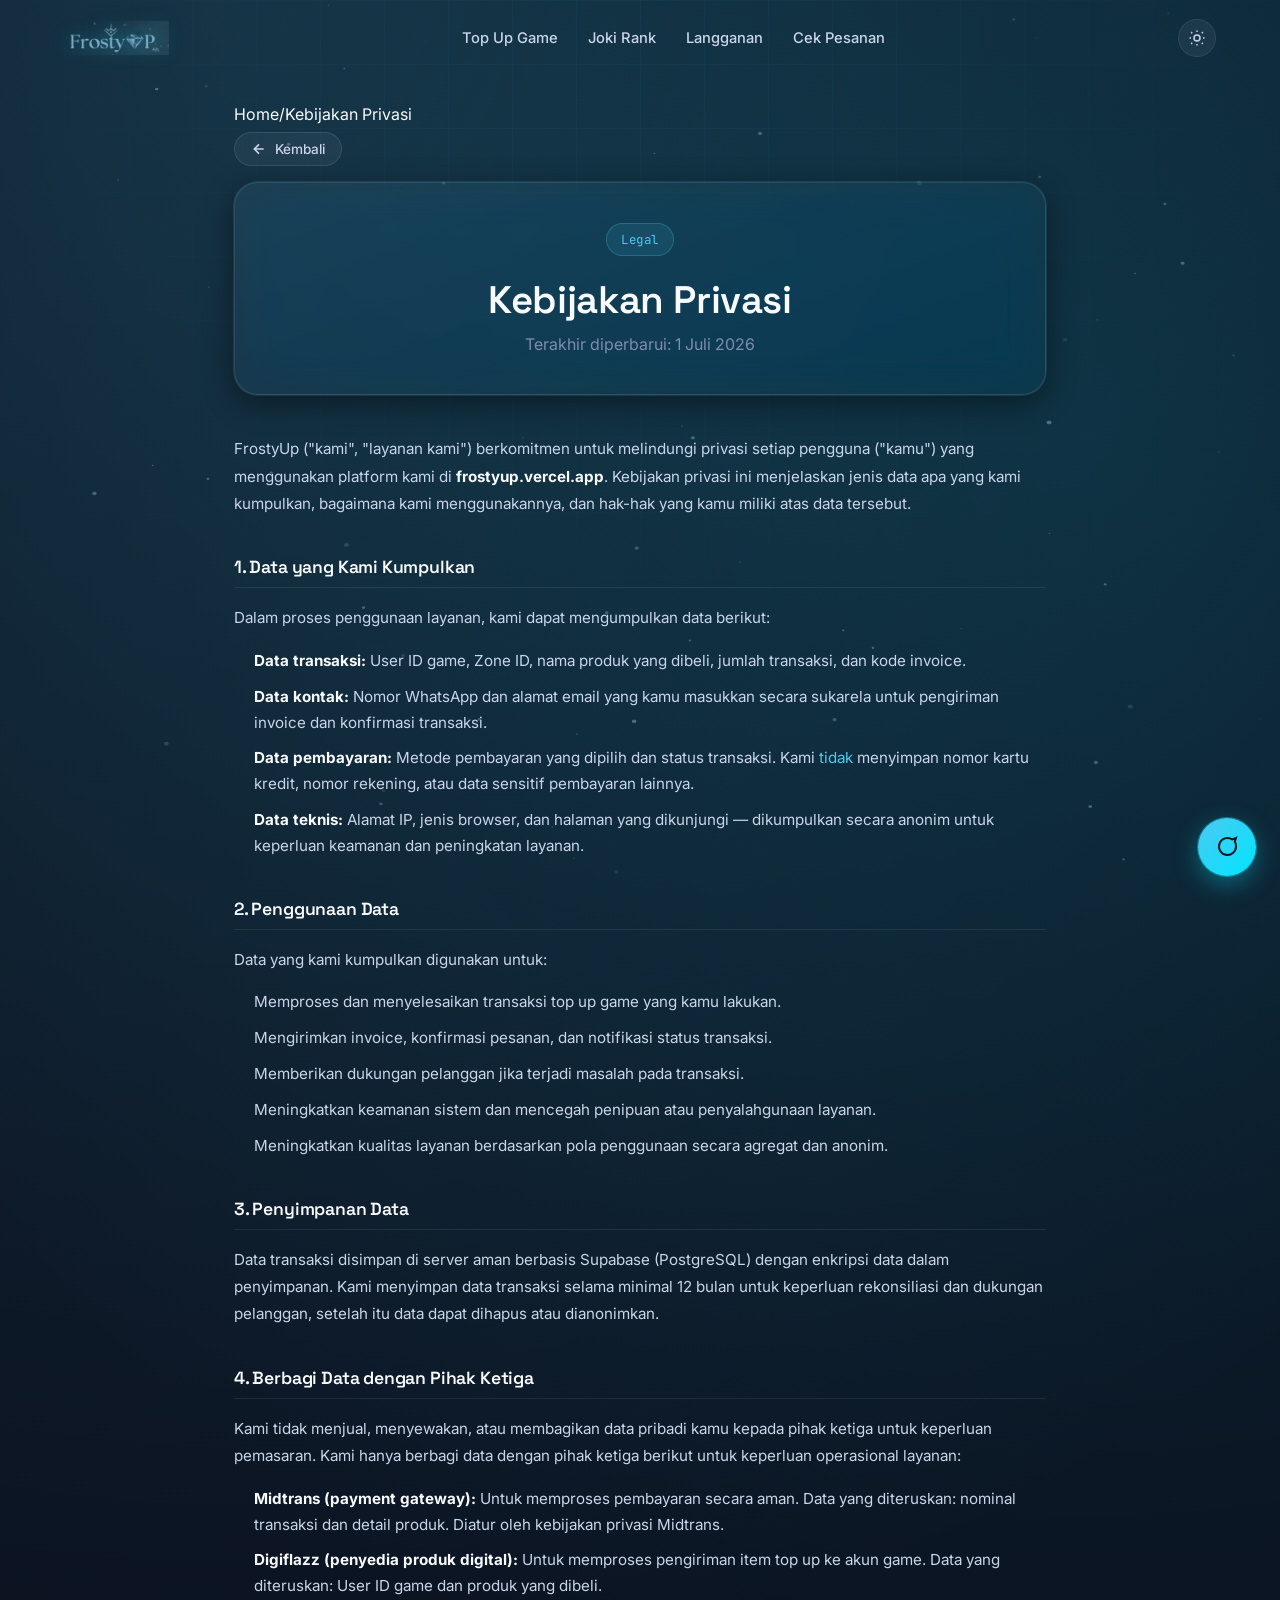
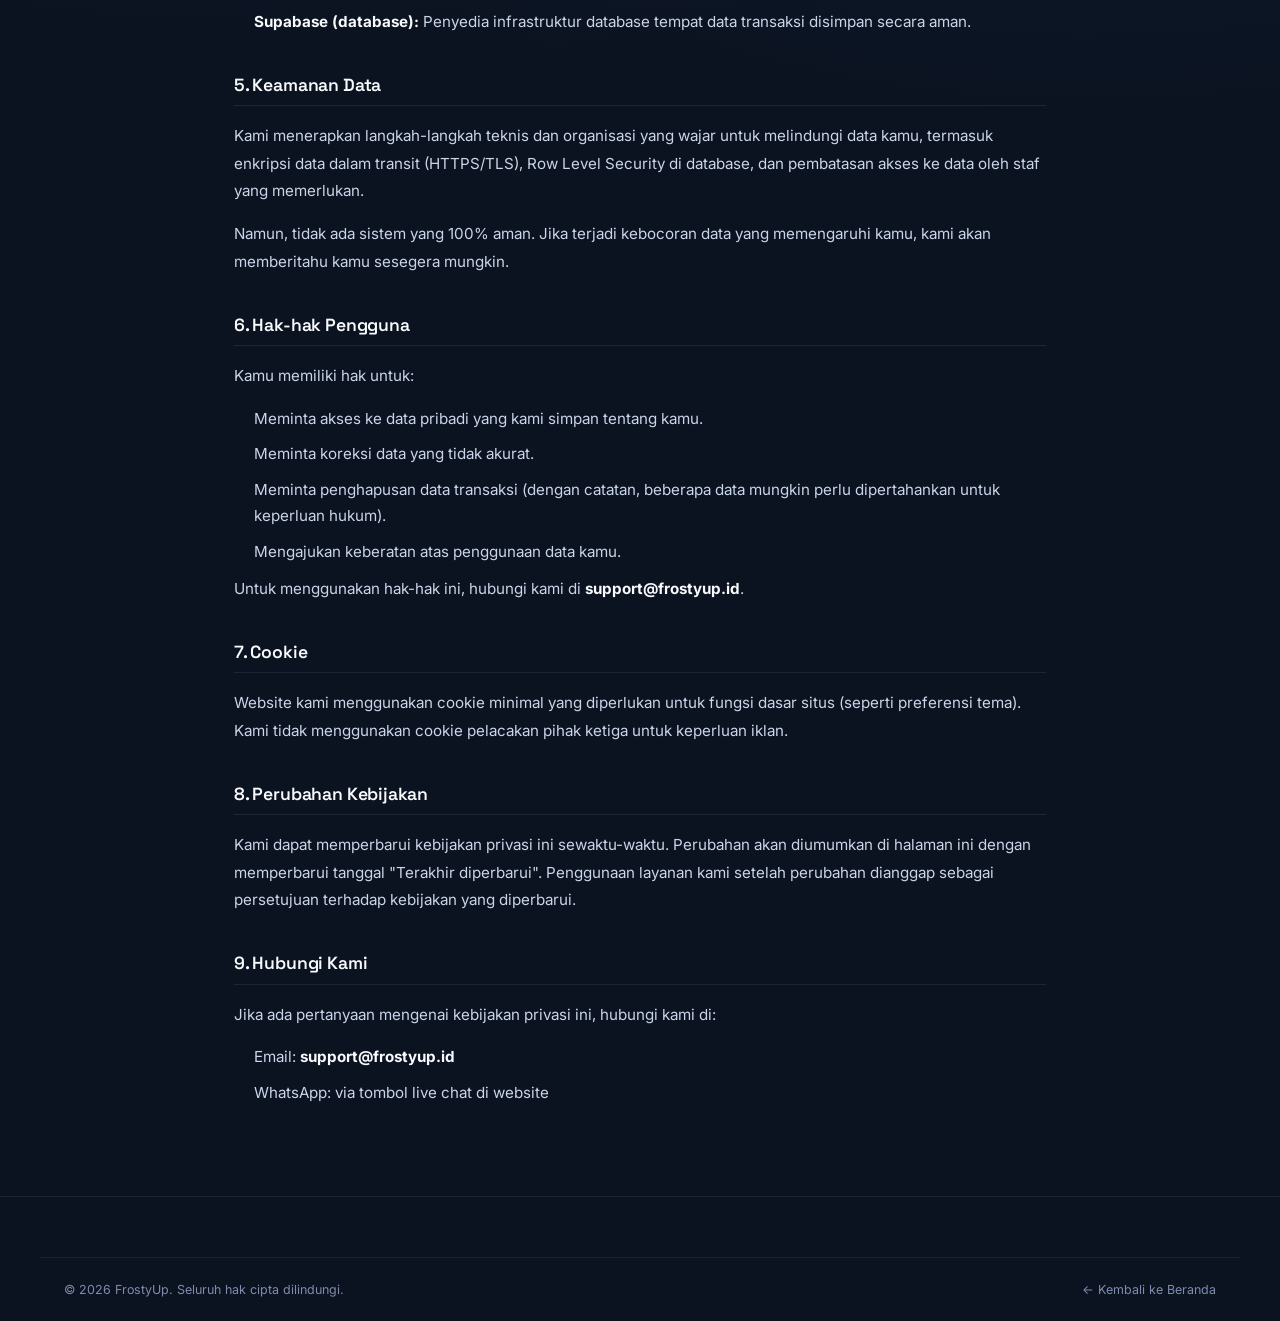
<file: kebijakan-privasi.html>
<!DOCTYPE html>
<html lang="id">
<head>
<meta charset="UTF-8">
<meta name="viewport" content="width=device-width, initial-scale=1.0">
<title>Kebijakan Privasi — FrostyUp</title>
<link rel="preconnect" href="https://fonts.googleapis.com">
<link rel="preconnect" href="https://fonts.gstatic.com" crossorigin>
<link href="https://fonts.googleapis.com/css2?family=Space+Grotesk:wght@500;600;700&family=Inter:wght@400;500;600;700&family=JetBrains+Mono:wght@500&display=swap" rel="stylesheet">
<link rel="stylesheet" href="style.css">
<link rel="stylesheet" href="pages.css">
</head>
<body>
<div class="bg-frost" aria-hidden="true"><canvas id="frostCanvas"></canvas><div class="bg-grid"></div></div>
<header class="nav" id="nav">
  <div class="nav-inner container">
    <a href="index.html" class="brand"><span class="brand-mark"><img src="logo.png" alt="FrostyUp" class="brand-logo-img"></span></a>
    <nav class="nav-links"><a href="index.html#games">Top Up Game</a><a href="joki.html">Joki Rank</a><a href="apk.html">Langganan</a><a href="index.html#cek-pesanan">Cek Pesanan</a></nav>
    <div class="nav-actions"><button class="icon-btn" id="themeToggle" aria-label="Ganti tema"><svg id="iconSun" viewBox="0 0 24 24" width="18" height="18" fill="none" stroke="currentColor" stroke-width="2"><circle cx="12" cy="12" r="4"/><path d="M12 2v2M12 20v2M4.2 4.2l1.4 1.4M18.4 18.4l1.4 1.4M2 12h2M20 12h2M4.2 19.8l1.4-1.4M18.4 5.6l1.4-1.4"/></svg><svg id="iconMoon" viewBox="0 0 24 24" width="18" height="18" fill="none" stroke="currentColor" stroke-width="2" style="display:none"><path d="M21 12.8A9 9 0 1 1 11.2 3a7 7 0 0 0 9.8 9.8Z"/></svg></button></div>
    <button class="burger" id="burger" aria-label="Buka menu" aria-expanded="false"><span></span><span></span><span></span></button>
  </div>
</header>
<div class="mobile-drawer" id="mobileDrawer"><a href="index.html#games">Top Up Game</a><a href="joki.html">Joki Rank</a><a href="apk.html">Langganan</a><a href="index.html#cek-pesanan">Cek Pesanan</a></div>

<main class="page-main">
  <div class="container page-content">
    <nav class="breadcrumb"><a href="index.html">Home</a><span>/</span><span class="current">Kebijakan Privasi</span></nav>
  <div class="back-btn-wrap">
    <button onclick="history.back()" class="back-btn" aria-label="Kembali ke halaman sebelumnya">
      <svg width="16" height="16" viewBox="0 0 24 24" fill="none" stroke="currentColor" stroke-width="2.5"><path d="M19 12H5M12 5l-7 7 7 7"/></svg>
      Kembali
    </button>
  </div>

    <div class="page-hero glass">
      <span class="eyebrow eyebrow-light">Legal</span>
      <h1>Kebijakan Privasi</h1>
      <p>Terakhir diperbarui: 1 Juli 2026</p>
    </div>
    <div class="page-body legal-body">
      <p>FrostyUp ("kami", "layanan kami") berkomitmen untuk melindungi privasi setiap pengguna ("kamu") yang menggunakan platform kami di <strong>frostyup.vercel.app</strong>. Kebijakan privasi ini menjelaskan jenis data apa yang kami kumpulkan, bagaimana kami menggunakannya, dan hak-hak yang kamu miliki atas data tersebut.</p>

      <h2>1. Data yang Kami Kumpulkan</h2>
      <p>Dalam proses penggunaan layanan, kami dapat mengumpulkan data berikut:</p>
      <ul>
        <li><strong>Data transaksi:</strong> User ID game, Zone ID, nama produk yang dibeli, jumlah transaksi, dan kode invoice.</li>
        <li><strong>Data kontak:</strong> Nomor WhatsApp dan alamat email yang kamu masukkan secara sukarela untuk pengiriman invoice dan konfirmasi transaksi.</li>
        <li><strong>Data pembayaran:</strong> Metode pembayaran yang dipilih dan status transaksi. Kami <em>tidak</em> menyimpan nomor kartu kredit, nomor rekening, atau data sensitif pembayaran lainnya.</li>
        <li><strong>Data teknis:</strong> Alamat IP, jenis browser, dan halaman yang dikunjungi — dikumpulkan secara anonim untuk keperluan keamanan dan peningkatan layanan.</li>
      </ul>

      <h2>2. Penggunaan Data</h2>
      <p>Data yang kami kumpulkan digunakan untuk:</p>
      <ul>
        <li>Memproses dan menyelesaikan transaksi top up game yang kamu lakukan.</li>
        <li>Mengirimkan invoice, konfirmasi pesanan, dan notifikasi status transaksi.</li>
        <li>Memberikan dukungan pelanggan jika terjadi masalah pada transaksi.</li>
        <li>Meningkatkan keamanan sistem dan mencegah penipuan atau penyalahgunaan layanan.</li>
        <li>Meningkatkan kualitas layanan berdasarkan pola penggunaan secara agregat dan anonim.</li>
      </ul>

      <h2>3. Penyimpanan Data</h2>
      <p>Data transaksi disimpan di server aman berbasis Supabase (PostgreSQL) dengan enkripsi data dalam penyimpanan. Kami menyimpan data transaksi selama minimal 12 bulan untuk keperluan rekonsiliasi dan dukungan pelanggan, setelah itu data dapat dihapus atau dianonimkan.</p>

      <h2>4. Berbagi Data dengan Pihak Ketiga</h2>
      <p>Kami tidak menjual, menyewakan, atau membagikan data pribadi kamu kepada pihak ketiga untuk keperluan pemasaran. Kami hanya berbagi data dengan pihak ketiga berikut untuk keperluan operasional layanan:</p>
      <ul>
        <li><strong>Midtrans (payment gateway):</strong> Untuk memproses pembayaran secara aman. Data yang diteruskan: nominal transaksi dan detail produk. Diatur oleh kebijakan privasi Midtrans.</li>
        <li><strong>Digiflazz (penyedia produk digital):</strong> Untuk memproses pengiriman item top up ke akun game. Data yang diteruskan: User ID game dan produk yang dibeli.</li>
        <li><strong>Supabase (database):</strong> Penyedia infrastruktur database tempat data transaksi disimpan secara aman.</li>
      </ul>

      <h2>5. Keamanan Data</h2>
      <p>Kami menerapkan langkah-langkah teknis dan organisasi yang wajar untuk melindungi data kamu, termasuk enkripsi data dalam transit (HTTPS/TLS), Row Level Security di database, dan pembatasan akses ke data oleh staf yang memerlukan.</p>
      <p>Namun, tidak ada sistem yang 100% aman. Jika terjadi kebocoran data yang memengaruhi kamu, kami akan memberitahu kamu sesegera mungkin.</p>

      <h2>6. Hak-hak Pengguna</h2>
      <p>Kamu memiliki hak untuk:</p>
      <ul>
        <li>Meminta akses ke data pribadi yang kami simpan tentang kamu.</li>
        <li>Meminta koreksi data yang tidak akurat.</li>
        <li>Meminta penghapusan data transaksi (dengan catatan, beberapa data mungkin perlu dipertahankan untuk keperluan hukum).</li>
        <li>Mengajukan keberatan atas penggunaan data kamu.</li>
      </ul>
      <p>Untuk menggunakan hak-hak ini, hubungi kami di <strong>support@frostyup.id</strong>.</p>

      <h2>7. Cookie</h2>
      <p>Website kami menggunakan cookie minimal yang diperlukan untuk fungsi dasar situs (seperti preferensi tema). Kami tidak menggunakan cookie pelacakan pihak ketiga untuk keperluan iklan.</p>

      <h2>8. Perubahan Kebijakan</h2>
      <p>Kami dapat memperbarui kebijakan privasi ini sewaktu-waktu. Perubahan akan diumumkan di halaman ini dengan memperbarui tanggal "Terakhir diperbarui". Penggunaan layanan kami setelah perubahan dianggap sebagai persetujuan terhadap kebijakan yang diperbarui.</p>

      <h2>9. Hubungi Kami</h2>
      <p>Jika ada pertanyaan mengenai kebijakan privasi ini, hubungi kami di:</p>
      <ul>
        <li>Email: <strong>support@frostyup.id</strong></li>
        <li>WhatsApp: via tombol live chat di website</li>
      </ul>
    </div>
  </div>
</main>

<footer class="footer"><div class="container footer-bottom"><span>© 2026 FrostyUp. Seluruh hak cipta dilindungi.</span><a href="index.html">← Kembali ke Beranda</a></div></footer>
<div class="fab-wrap" id="fabWrap"><div class="fab-menu" id="fabMenu"><a href="#" class="fab-item wa">WhatsApp</a><a href="#" class="fab-item tg">Telegram</a><a href="#" class="fab-item dc">Discord</a></div><button class="fab-main" id="fabMain" aria-label="Buka live chat"><svg width="24" height="24" viewBox="0 0 24 24" fill="none" stroke="currentColor" stroke-width="2"><path d="M21 11.5a8.5 8.5 0 1 1-3.8-7.1L21 3l-1.2 3.6c.78 1.36 1.2 2.85 1.2 4.4Z"/></svg></button></div>
<div class="toast" id="toast"></div>
<script src="common.js"></script>
</body>
</html>
</file>
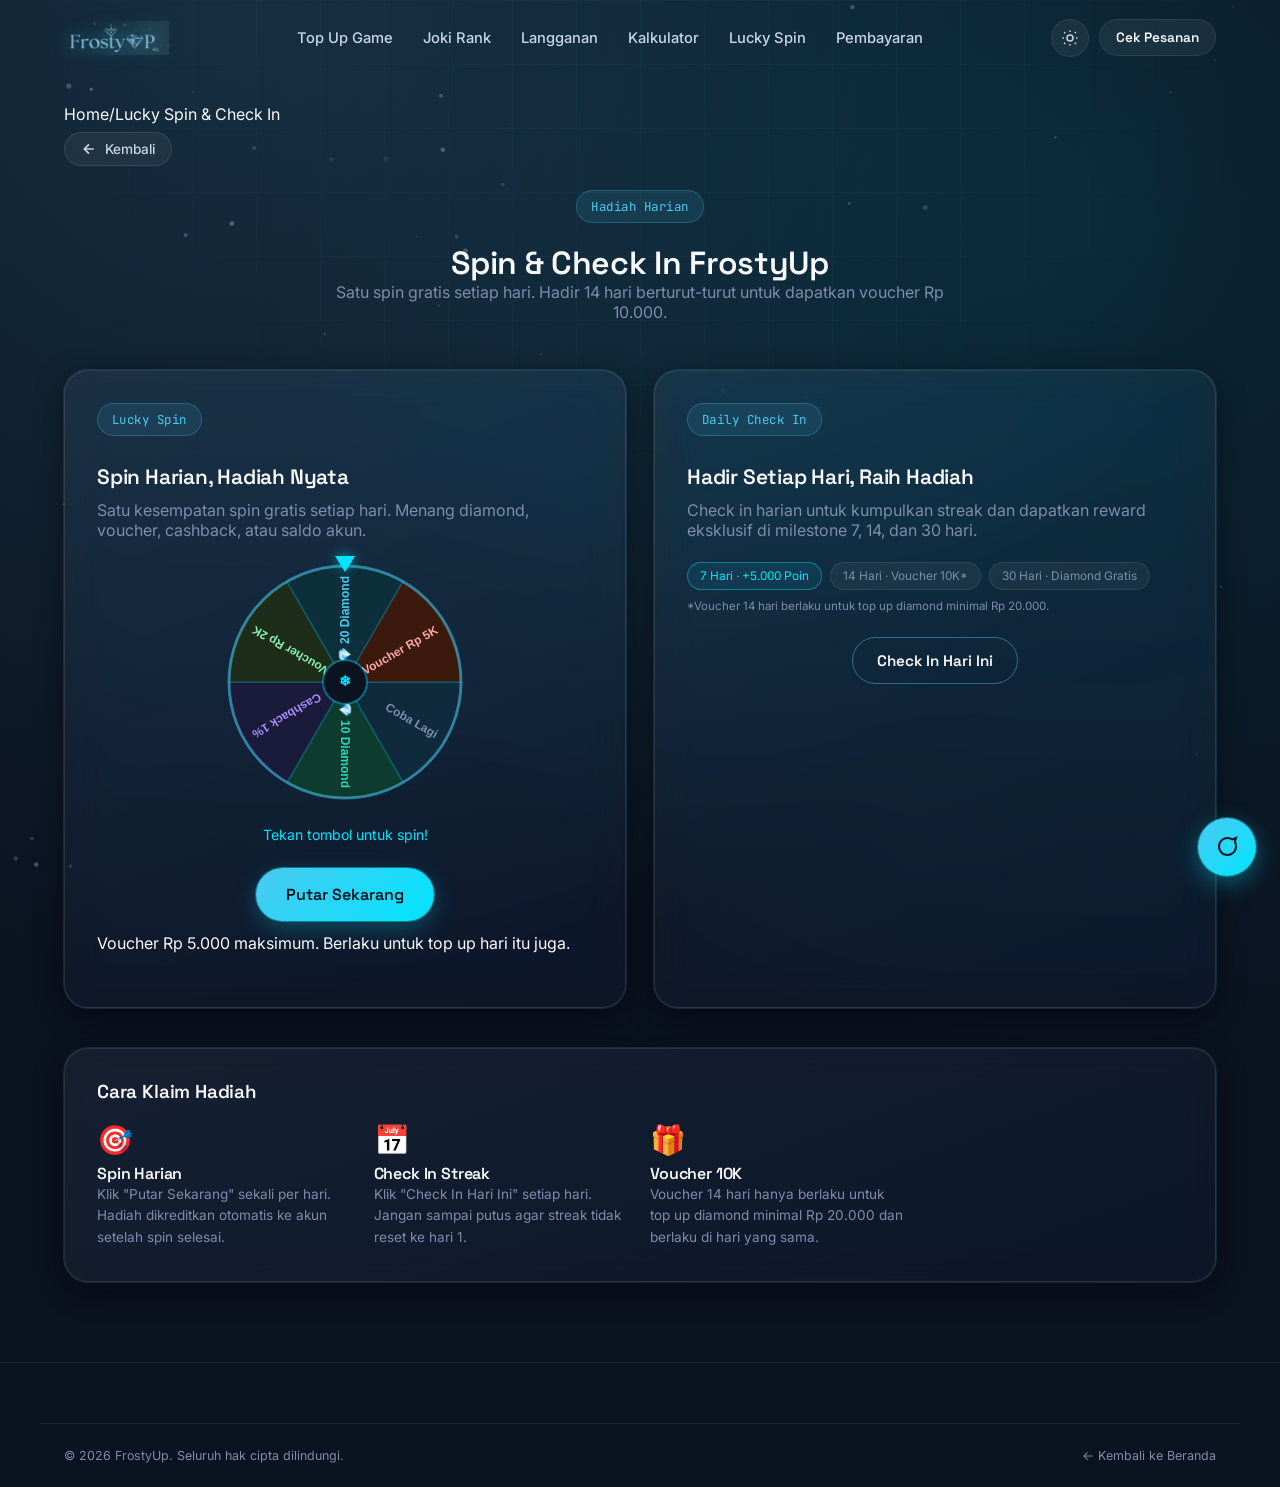
<file: rewards.html>
<!DOCTYPE html>
<html lang="id">
<head>
<meta charset="UTF-8">
<meta name="viewport" content="width=device-width, initial-scale=1.0">
<title>Lucky Spin & Daily Check In — FrostyUp</title>
<meta name="description" content="Spin harian dan check in berturut-turut untuk dapatkan diamond gratis, cashback, dan voucher di FrostyUp.">
<link rel="preconnect" href="https://fonts.googleapis.com">
<link rel="preconnect" href="https://fonts.gstatic.com" crossorigin>
<link href="https://fonts.googleapis.com/css2?family=Space+Grotesk:wght@500;600;700&family=Inter:wght@400;500;600;700&family=JetBrains+Mono:wght@500&display=swap" rel="stylesheet">
<link rel="stylesheet" href="style.css">
<link rel="stylesheet" href="pages.css">
</head>
<body>
<div class="bg-frost" aria-hidden="true"><canvas id="frostCanvas"></canvas><div class="bg-grid"></div></div>
<header class="nav" id="nav">
  <div class="nav-inner container">
    <a href="index.html" class="brand"><span class="brand-mark"><img src="logo.png" alt="FrostyUp" class="brand-logo-img"></span></a>
    <nav class="nav-links">
      <a href="index.html#games">Top Up Game</a>
      <a href="joki.html">Joki Rank</a>
      <a href="apk.html">Langganan</a>
      <a href="kalkulator.html">Kalkulator</a>
      <a href="rewards.html" class="active">Lucky Spin</a>
      <a href="index.html#payment">Pembayaran</a>
    </nav>
    <div class="nav-actions">
      <button class="icon-btn" id="themeToggle" aria-label="Ganti tema">
        <svg id="iconSun" viewBox="0 0 24 24" width="18" height="18" fill="none" stroke="currentColor" stroke-width="2"><circle cx="12" cy="12" r="4"/><path d="M12 2v2M12 20v2M4.2 4.2l1.4 1.4M18.4 18.4l1.4 1.4M2 12h2M20 12h2M4.2 19.8l1.4-1.4M18.4 5.6l1.4-1.4"/></svg>
        <svg id="iconMoon" viewBox="0 0 24 24" width="18" height="18" fill="none" stroke="currentColor" stroke-width="2" style="display:none"><path d="M21 12.8A9 9 0 1 1 11.2 3a7 7 0 0 0 9.8 9.8Z"/></svg>
      </button>
      <a href="cek-pesanan.html" class="btn btn-ghost btn-sm">Cek Pesanan</a>
    </div>
    <button class="burger" id="burger" aria-label="Buka menu" aria-expanded="false"><span></span><span></span><span></span></button>
  </div>
</header>
<div class="mobile-drawer" id="mobileDrawer">
  <a href="index.html#games">Top Up Game</a>
  <a href="joki.html">Joki Rank</a>
  <a href="apk.html">Langganan</a>
  <a href="rewards.html">Lucky Spin</a>
  <a href="cek-pesanan.html">Cek Pesanan</a>
</div>

<main class="page-main">
  <div class="container">
    <nav class="breadcrumb"><a href="index.html">Home</a><span>/</span><span class="current">Lucky Spin & Check In</span></nav>
  <div class="back-btn-wrap">
    <button onclick="history.back()" class="back-btn" aria-label="Kembali ke halaman sebelumnya">
      <svg width="16" height="16" viewBox="0 0 24 24" fill="none" stroke="currentColor" stroke-width="2.5"><path d="M19 12H5M12 5l-7 7 7 7"/></svg>
      Kembali
    </button>
  </div>


    <div class="section-head" style="margin-top:24px;">
      <span class="eyebrow eyebrow-light">Hadiah Harian</span>
      <h1>Spin &amp; Check In FrostyUp</h1>
      <p class="muted">Satu spin gratis setiap hari. Hadir 14 hari berturut-turut untuk dapatkan voucher Rp 10.000.</p>
    </div>

    <div class="rewards-grid" id="rewards">

      <!-- LUCKY SPIN -->
      <div class="reward-card glass">
        <span class="eyebrow eyebrow-light">Lucky Spin</span>
        <h3>Spin Harian, Hadiah Nyata</h3>
        <p class="muted">Satu kesempatan spin gratis setiap hari. Menang diamond, voucher, cashback, atau saldo akun.</p>
        <div class="spin-wheel-wrap">
          <canvas id="spinWheel" width="240" height="240"></canvas>
          <div class="spin-pointer"></div>
        </div>
        <p class="spin-result muted" id="spinResult">Tekan tombol untuk spin!</p>
        <button class="btn btn-primary btn-lg" id="spinBtn" style="margin-top:8px;">Putar Sekarang</button>
        <p class="field-hint" style="margin-top:12px;">Voucher Rp 5.000 maksimum. Berlaku untuk top up hari itu juga.</p>
      </div>

      <!-- DAILY CHECK IN -->
      <div class="reward-card glass">
        <span class="eyebrow eyebrow-light">Daily Check In</span>
        <h3>Hadir Setiap Hari, Raih Hadiah</h3>
        <p class="muted">Check in harian untuk kumpulkan streak dan dapatkan reward eksklusif di milestone 7, 14, dan 30 hari.</p>
        <div class="checkin-grid" id="checkinGrid">
          <!-- Diisi JS -->
        </div>
        <div class="milestone-row">
          <div class="milestone-pill active">7 Hari · +5.000 Poin</div>
          <div class="milestone-pill" title="Berlaku untuk top up diamond minimal Rp 20.000">14 Hari · Voucher 10K*</div>
          <div class="milestone-pill">30 Hari · Diamond Gratis</div>
        </div>
        <p class="milestone-note">*Voucher 14 hari berlaku untuk top up diamond minimal Rp 20.000.</p>
        <button class="btn btn-outline" id="checkinBtn">Check In Hari Ini</button>
      </div>

    </div>

    <!-- INFO SECTION -->
    <div class="glass" style="margin-top:40px; padding:32px; border-radius: var(--radius-lg);">
      <h3 style="margin-bottom:20px;">Cara Klaim Hadiah</h3>
      <div style="display:grid; grid-template-columns: repeat(auto-fill, minmax(min(220px,100%),1fr)); gap:20px;">
        <div>
          <div style="font-size:1.8rem; margin-bottom:8px;">🎯</div>
          <h4>Spin Harian</h4>
          <p class="muted" style="font-size:0.85rem; line-height:1.6;">Klik "Putar Sekarang" sekali per hari. Hadiah dikreditkan otomatis ke akun setelah spin selesai.</p>
        </div>
        <div>
          <div style="font-size:1.8rem; margin-bottom:8px;">📅</div>
          <h4>Check In Streak</h4>
          <p class="muted" style="font-size:0.85rem; line-height:1.6;">Klik "Check In Hari Ini" setiap hari. Jangan sampai putus agar streak tidak reset ke hari 1.</p>
        </div>
        <div>
          <div style="font-size:1.8rem; margin-bottom:8px;">🎁</div>
          <h4>Voucher 10K</h4>
          <p class="muted" style="font-size:0.85rem; line-height:1.6;">Voucher 14 hari hanya berlaku untuk top up diamond minimal Rp 20.000 dan berlaku di hari yang sama.</p>
        </div>
      </div>
    </div>
  </div>
</main>

<footer class="footer"><div class="container footer-bottom"><span>© 2026 FrostyUp. Seluruh hak cipta dilindungi.</span><a href="index.html">← Kembali ke Beranda</a></div></footer>
<div class="fab-wrap" id="fabWrap"><div class="fab-menu" id="fabMenu"><a href="#" class="fab-item wa">WhatsApp</a><a href="#" class="fab-item tg">Telegram</a><a href="#" class="fab-item dc">Discord</a></div><button class="fab-main" id="fabMain" aria-label="Buka live chat"><svg width="24" height="24" viewBox="0 0 24 24" fill="none" stroke="currentColor" stroke-width="2"><path d="M21 11.5a8.5 8.5 0 1 1-3.8-7.1L21 3l-1.2 3.6c.78 1.36 1.2 2.85 1.2 4.4Z"/></svg></button></div>
<div class="toast" id="toast"></div>
<script src="common.js"></script>
<script src="script.js"></script>

<script>
/* ============================================================
   Lucky Spin — Canvas Wheel
   Menggantikan div-based wheel yang tidak bisa ditata rapi
============================================================ */
(function(){
  const canvas = document.getElementById('spinWheel');
  if(!canvas) return;
  const ctx = canvas.getContext('2d');
  const W = canvas.width, H = canvas.height, R = W/2 - 4;
  const cx = W/2, cy = H/2;

  const segments = [
    { label:'Coba Lagi', color:'#0F2A3D', text:'#7E8CAD' },
    { label:'💎 10 Diamond', color:'#0D3B2E', text:'#2DD4BF' },
    { label:'Cashback 1%', color:'#1A1A3A', text:'#A78BFA' },
    { label:'Voucher Rp 2K', color:'#1E2D1A', text:'#86EFAC' },
    { label:'💎 20 Diamond', color:'#0D2E3B', text:'#4CC9F0' },
    { label:'Voucher Rp 5K', color:'#3B1A0D', text:'#FCA5A5' },
  ];
  const total = segments.length;
  const arc = (2 * Math.PI) / total;
  let currentAngle = 0;

  function drawWheel(rotationAngle) {
    ctx.clearRect(0, 0, W, H);
    segments.forEach((seg, i) => {
      const start = rotationAngle + i * arc;
      const end = start + arc;
      const mid = start + arc / 2;

      // Segment fill
      ctx.beginPath();
      ctx.moveTo(cx, cy);
      ctx.arc(cx, cy, R, start, end);
      ctx.closePath();
      ctx.fillStyle = seg.color;
      ctx.fill();
      ctx.strokeStyle = 'rgba(0,229,255,0.2)';
      ctx.lineWidth = 1.5;
      ctx.stroke();

      // Text
      ctx.save();
      ctx.translate(cx, cy);
      ctx.rotate(mid);
      ctx.textAlign = 'right';
      ctx.fillStyle = seg.text;
      ctx.font = 'bold 12px Inter, sans-serif';
      ctx.fillText(seg.label, R - 10, 4);
      ctx.restore();
    });

    // Center circle
    ctx.beginPath();
    ctx.arc(cx, cy, 22, 0, 2 * Math.PI);
    ctx.fillStyle = '#0B1220';
    ctx.fill();
    ctx.strokeStyle = 'rgba(0,229,255,0.4)';
    ctx.lineWidth = 2;
    ctx.stroke();

    // Center icon
    ctx.fillStyle = '#00E5FF';
    ctx.font = 'bold 14px Inter, sans-serif';
    ctx.textAlign = 'center';
    ctx.textBaseline = 'middle';
    ctx.fillText('❄', cx, cy);

    // Outer ring
    ctx.beginPath();
    ctx.arc(cx, cy, R, 0, 2 * Math.PI);
    ctx.strokeStyle = 'rgba(76,201,240,0.5)';
    ctx.lineWidth = 3;
    ctx.stroke();
  }

  drawWheel(0);

  // Integrate with existing spin logic
  const prizes = [
    { label: 'Coba Lagi Besok', weight: 40 },
    { label: 'Diamond Gratis 10', weight: 22 },
    { label: 'Cashback 1%', weight: 15 },
    { label: 'Voucher Rp 2.000', weight: 12 },
    { label: 'Diamond Gratis 20', weight: 7 },
    { label: 'Voucher Rp 5.000', weight: 4 }
  ];
  function pickWeightedPrize(){
    const total = prizes.reduce((s,p) => s+p.weight, 0);
    let r = Math.random() * total;
    for(let i=0; i<prizes.length; i++){ r -= prizes[i].weight; if(r<=0) return i; }
    return prizes.length-1;
  }

  let spinning = false;
  let rotation = 0;

  const spinBtn = document.getElementById('spinBtn');
  const spinResult = document.getElementById('spinResult');
  if(spinBtn){
    spinBtn.addEventListener('click', () => {
      if(spinning) return;
      spinning = true;
      spinBtn.disabled = true;
      spinBtn.style.opacity = '.6';
      if(spinResult) spinResult.textContent = 'Memutar...';

      const prizeIdx = pickWeightedPrize();
      const segAngle = (2 * Math.PI) / segments.length;
      const targetAngle = (5 * 2 * Math.PI) + (2 * Math.PI - prizeIdx * segAngle - segAngle/2);
      const startAngle = rotation;
      const totalAngle = targetAngle;
      const duration = 3200;
      const startTime = performance.now();

      function easeOut(t){ return 1 - Math.pow(1-t, 4); }

      function animate(now){
        const elapsed = now - startTime;
        const t = Math.min(elapsed / duration, 1);
        const eased = easeOut(t);
        const current = startAngle + totalAngle * eased;
        rotation = current;
        drawWheel(current);
        if(t < 1){
          requestAnimationFrame(animate);
        } else {
          spinning = false;
          spinBtn.disabled = false;
          spinBtn.style.opacity = '1';
          const prize = prizes[prizeIdx].label;
          if(spinResult) spinResult.textContent = '🎉 Selamat! Kamu mendapat: ' + prize;
          if(window.showToast) showToast('Hadiah: ' + prize);
        }
      }
      requestAnimationFrame(animate);
    });
  }
})();
</script>

</body>
</html>
</file>
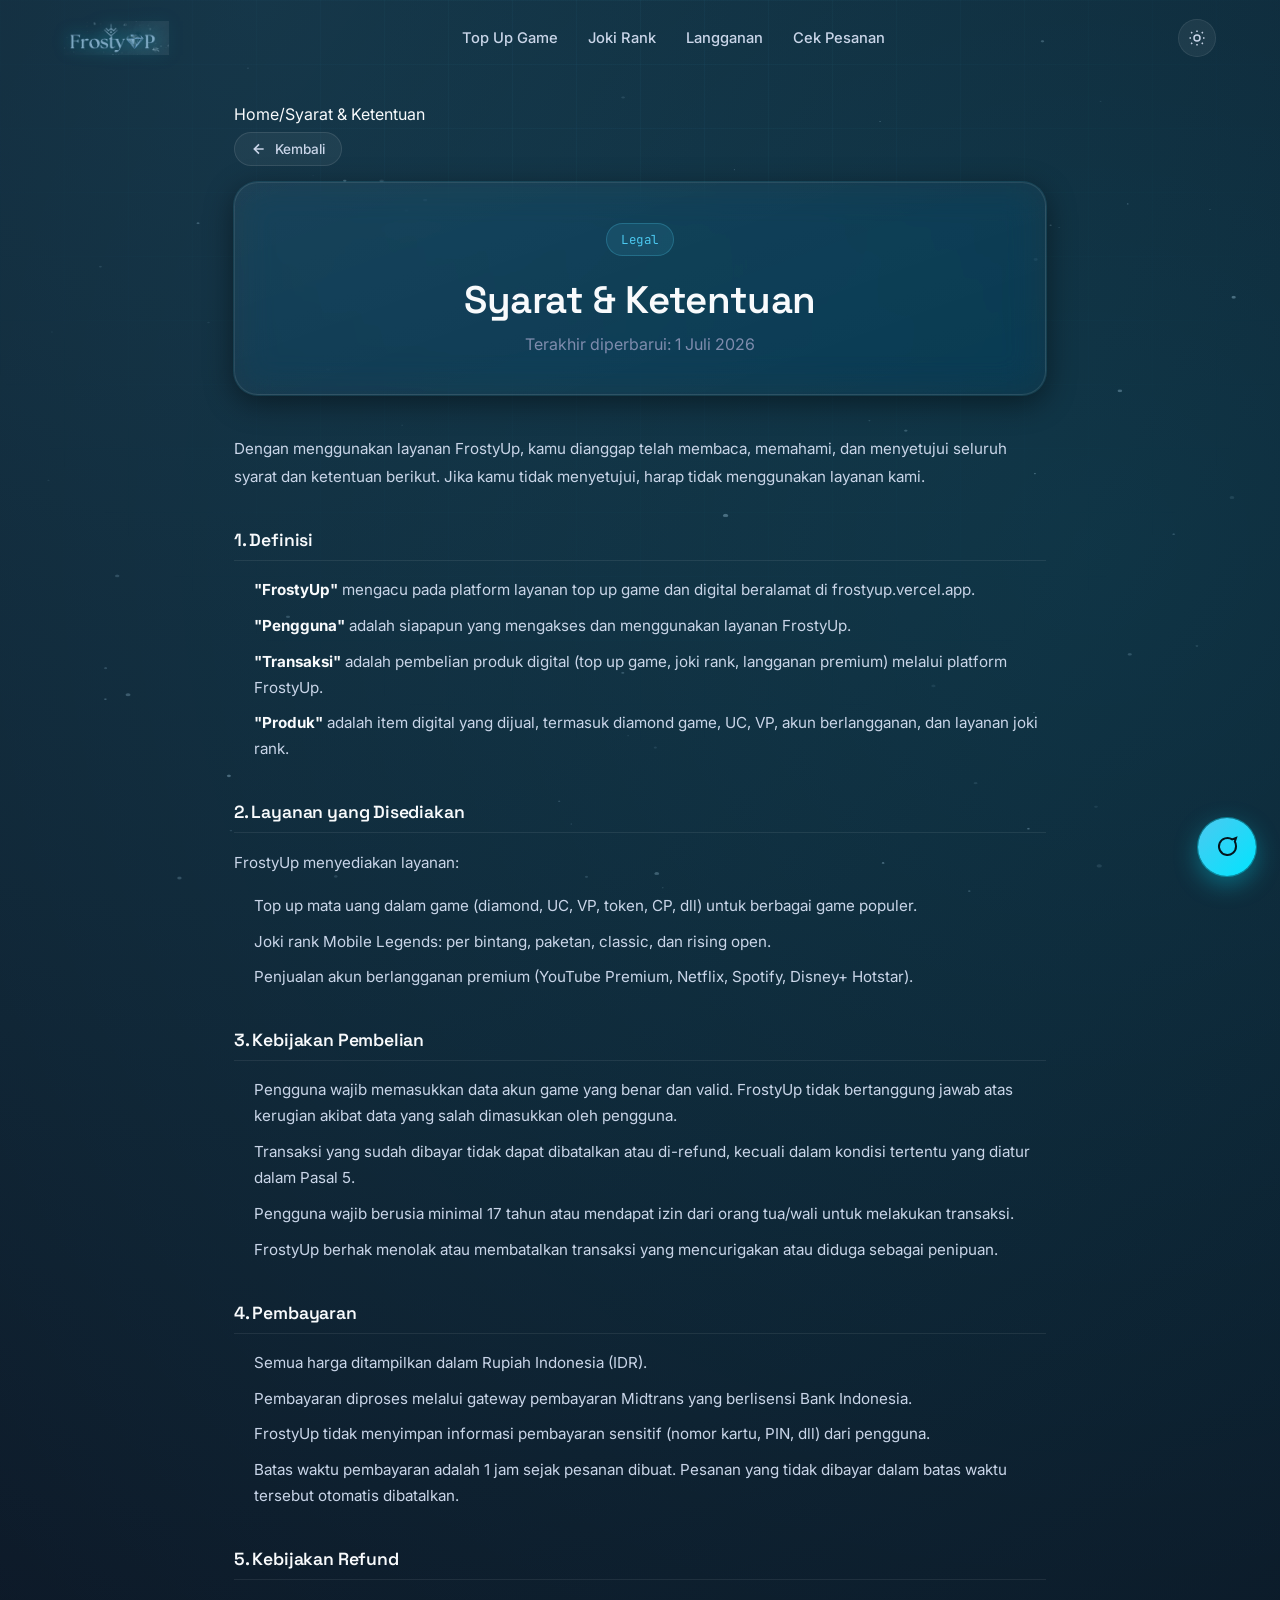
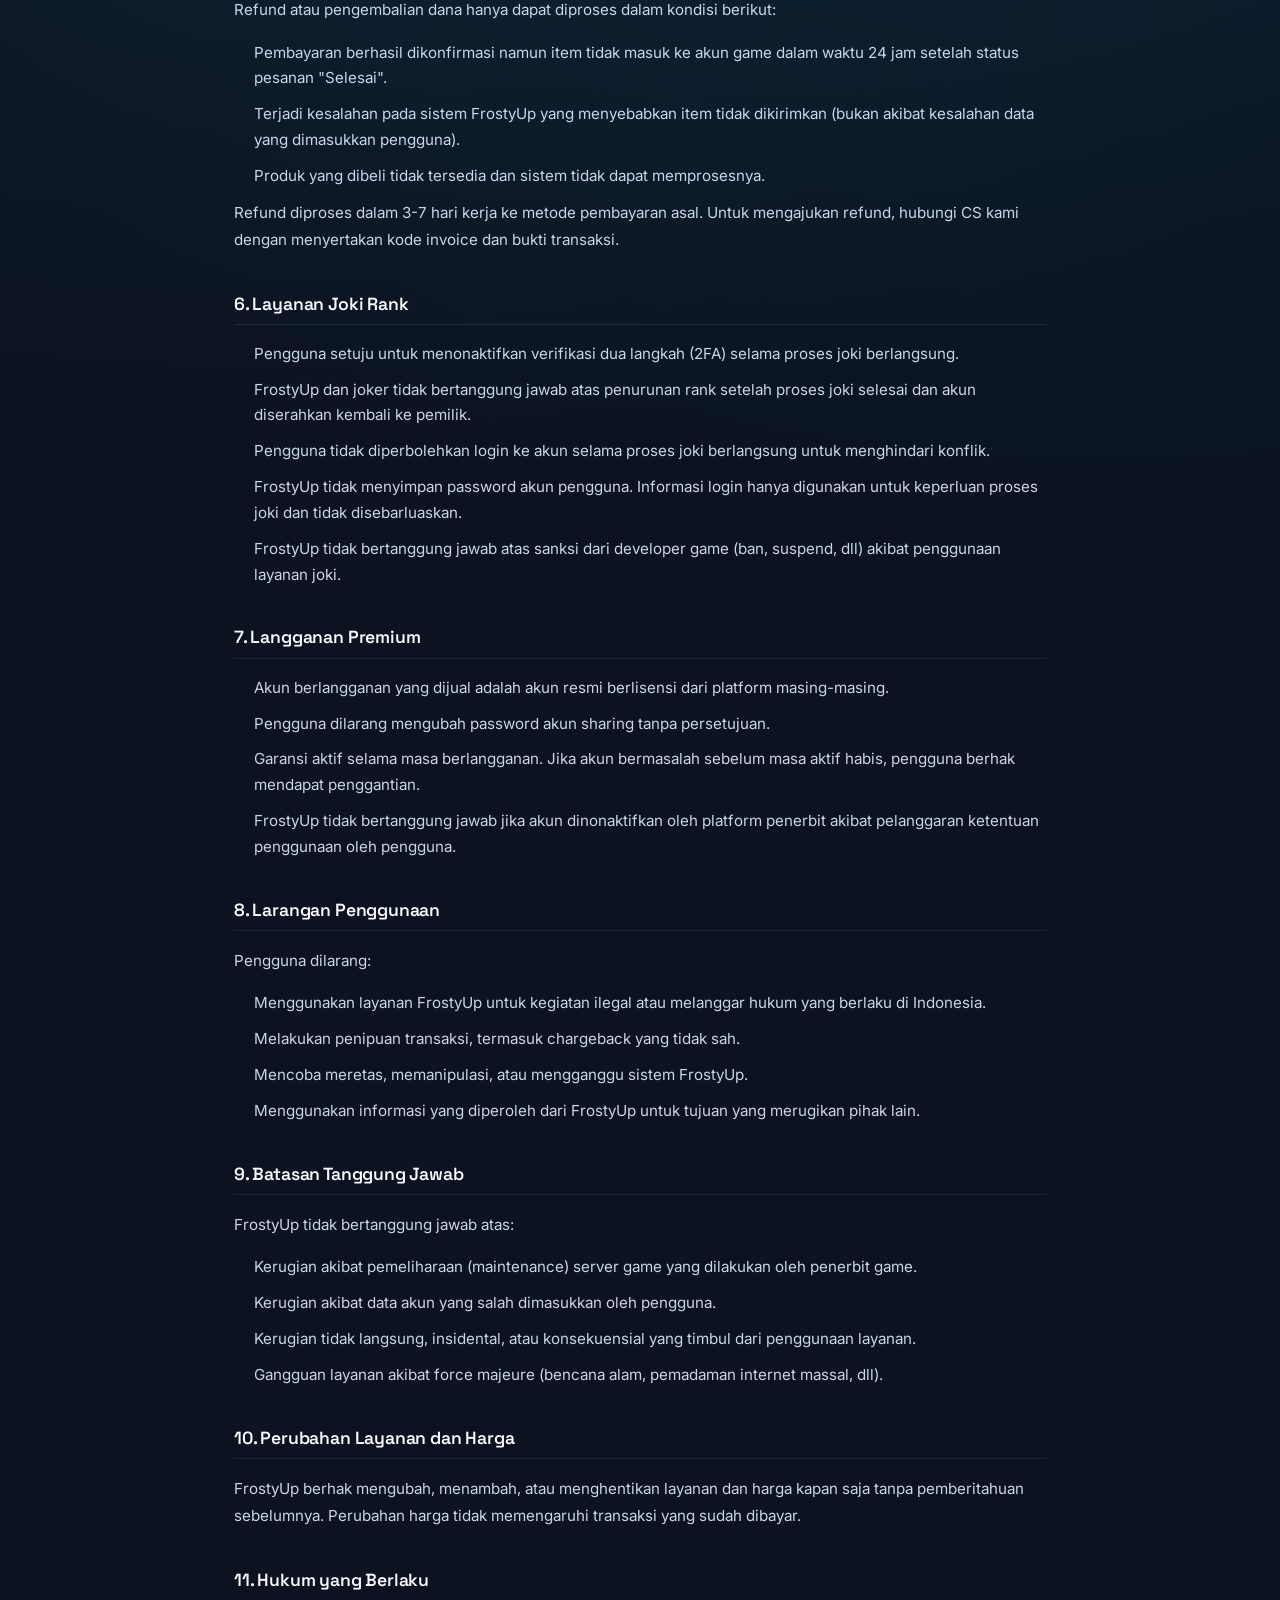
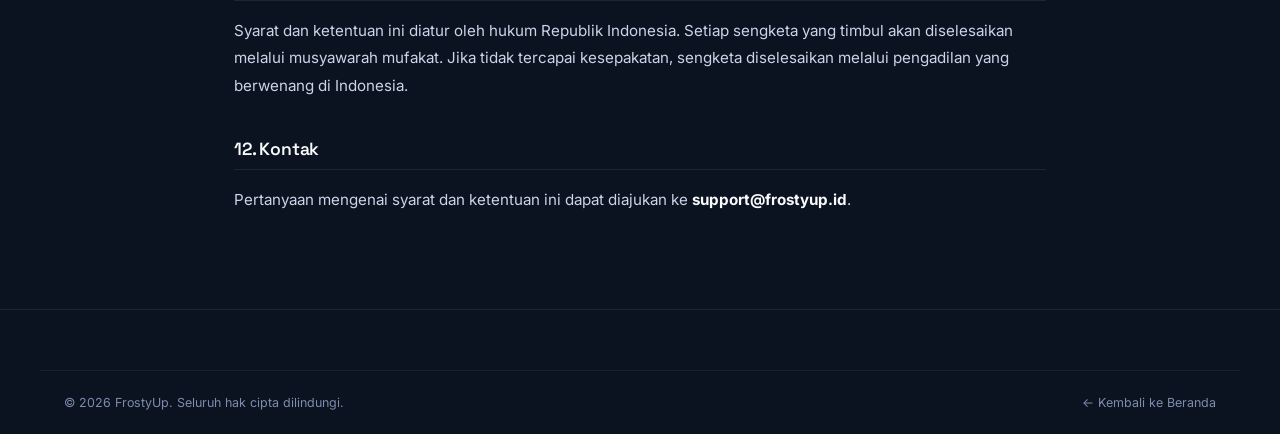
<file: syarat-ketentuan.html>
<!DOCTYPE html>
<html lang="id">
<head>
<meta charset="UTF-8">
<meta name="viewport" content="width=device-width, initial-scale=1.0">
<title>Syarat &amp; Ketentuan — FrostyUp</title>
<link rel="preconnect" href="https://fonts.googleapis.com">
<link rel="preconnect" href="https://fonts.gstatic.com" crossorigin>
<link href="https://fonts.googleapis.com/css2?family=Space+Grotesk:wght@500;600;700&family=Inter:wght@400;500;600;700&family=JetBrains+Mono:wght@500&display=swap" rel="stylesheet">
<link rel="stylesheet" href="style.css">
<link rel="stylesheet" href="pages.css">
</head>
<body>
<div class="bg-frost" aria-hidden="true"><canvas id="frostCanvas"></canvas><div class="bg-grid"></div></div>
<header class="nav" id="nav">
  <div class="nav-inner container">
    <a href="index.html" class="brand"><span class="brand-mark"><img src="logo.png" alt="FrostyUp" class="brand-logo-img"></span></a>
    <nav class="nav-links"><a href="index.html#games">Top Up Game</a><a href="joki.html">Joki Rank</a><a href="apk.html">Langganan</a><a href="index.html#cek-pesanan">Cek Pesanan</a></nav>
    <div class="nav-actions"><button class="icon-btn" id="themeToggle" aria-label="Ganti tema"><svg id="iconSun" viewBox="0 0 24 24" width="18" height="18" fill="none" stroke="currentColor" stroke-width="2"><circle cx="12" cy="12" r="4"/><path d="M12 2v2M12 20v2M4.2 4.2l1.4 1.4M18.4 18.4l1.4 1.4M2 12h2M20 12h2M4.2 19.8l1.4-1.4M18.4 5.6l1.4-1.4"/></svg><svg id="iconMoon" viewBox="0 0 24 24" width="18" height="18" fill="none" stroke="currentColor" stroke-width="2" style="display:none"><path d="M21 12.8A9 9 0 1 1 11.2 3a7 7 0 0 0 9.8 9.8Z"/></svg></button></div>
    <button class="burger" id="burger" aria-label="Buka menu" aria-expanded="false"><span></span><span></span><span></span></button>
  </div>
</header>
<div class="mobile-drawer" id="mobileDrawer"><a href="index.html#games">Top Up Game</a><a href="joki.html">Joki Rank</a><a href="apk.html">Langganan</a><a href="index.html#cek-pesanan">Cek Pesanan</a></div>

<main class="page-main">
  <div class="container page-content">
    <nav class="breadcrumb"><a href="index.html">Home</a><span>/</span><span class="current">Syarat &amp; Ketentuan</span></nav>
  <div class="back-btn-wrap">
    <button onclick="history.back()" class="back-btn" aria-label="Kembali ke halaman sebelumnya">
      <svg width="16" height="16" viewBox="0 0 24 24" fill="none" stroke="currentColor" stroke-width="2.5"><path d="M19 12H5M12 5l-7 7 7 7"/></svg>
      Kembali
    </button>
  </div>

    <div class="page-hero glass">
      <span class="eyebrow eyebrow-light">Legal</span>
      <h1>Syarat &amp; Ketentuan</h1>
      <p>Terakhir diperbarui: 1 Juli 2026</p>
    </div>
    <div class="page-body legal-body">
      <p>Dengan menggunakan layanan FrostyUp, kamu dianggap telah membaca, memahami, dan menyetujui seluruh syarat dan ketentuan berikut. Jika kamu tidak menyetujui, harap tidak menggunakan layanan kami.</p>

      <h2>1. Definisi</h2>
      <ul>
        <li><strong>"FrostyUp"</strong> mengacu pada platform layanan top up game dan digital beralamat di frostyup.vercel.app.</li>
        <li><strong>"Pengguna"</strong> adalah siapapun yang mengakses dan menggunakan layanan FrostyUp.</li>
        <li><strong>"Transaksi"</strong> adalah pembelian produk digital (top up game, joki rank, langganan premium) melalui platform FrostyUp.</li>
        <li><strong>"Produk"</strong> adalah item digital yang dijual, termasuk diamond game, UC, VP, akun berlangganan, dan layanan joki rank.</li>
      </ul>

      <h2>2. Layanan yang Disediakan</h2>
      <p>FrostyUp menyediakan layanan:</p>
      <ul>
        <li>Top up mata uang dalam game (diamond, UC, VP, token, CP, dll) untuk berbagai game populer.</li>
        <li>Joki rank Mobile Legends: per bintang, paketan, classic, dan rising open.</li>
        <li>Penjualan akun berlangganan premium (YouTube Premium, Netflix, Spotify, Disney+ Hotstar).</li>
      </ul>

      <h2>3. Kebijakan Pembelian</h2>
      <ul>
        <li>Pengguna wajib memasukkan data akun game yang benar dan valid. FrostyUp tidak bertanggung jawab atas kerugian akibat data yang salah dimasukkan oleh pengguna.</li>
        <li>Transaksi yang sudah dibayar tidak dapat dibatalkan atau di-refund, kecuali dalam kondisi tertentu yang diatur dalam Pasal 5.</li>
        <li>Pengguna wajib berusia minimal 17 tahun atau mendapat izin dari orang tua/wali untuk melakukan transaksi.</li>
        <li>FrostyUp berhak menolak atau membatalkan transaksi yang mencurigakan atau diduga sebagai penipuan.</li>
      </ul>

      <h2>4. Pembayaran</h2>
      <ul>
        <li>Semua harga ditampilkan dalam Rupiah Indonesia (IDR).</li>
        <li>Pembayaran diproses melalui gateway pembayaran Midtrans yang berlisensi Bank Indonesia.</li>
        <li>FrostyUp tidak menyimpan informasi pembayaran sensitif (nomor kartu, PIN, dll) dari pengguna.</li>
        <li>Batas waktu pembayaran adalah 1 jam sejak pesanan dibuat. Pesanan yang tidak dibayar dalam batas waktu tersebut otomatis dibatalkan.</li>
      </ul>

      <h2>5. Kebijakan Refund</h2>
      <p>Refund atau pengembalian dana hanya dapat diproses dalam kondisi berikut:</p>
      <ul>
        <li>Pembayaran berhasil dikonfirmasi namun item tidak masuk ke akun game dalam waktu 24 jam setelah status pesanan "Selesai".</li>
        <li>Terjadi kesalahan pada sistem FrostyUp yang menyebabkan item tidak dikirimkan (bukan akibat kesalahan data yang dimasukkan pengguna).</li>
        <li>Produk yang dibeli tidak tersedia dan sistem tidak dapat memprosesnya.</li>
      </ul>
      <p>Refund diproses dalam 3-7 hari kerja ke metode pembayaran asal. Untuk mengajukan refund, hubungi CS kami dengan menyertakan kode invoice dan bukti transaksi.</p>

      <h2>6. Layanan Joki Rank</h2>
      <ul>
        <li>Pengguna setuju untuk menonaktifkan verifikasi dua langkah (2FA) selama proses joki berlangsung.</li>
        <li>FrostyUp dan joker tidak bertanggung jawab atas penurunan rank setelah proses joki selesai dan akun diserahkan kembali ke pemilik.</li>
        <li>Pengguna tidak diperbolehkan login ke akun selama proses joki berlangsung untuk menghindari konflik.</li>
        <li>FrostyUp tidak menyimpan password akun pengguna. Informasi login hanya digunakan untuk keperluan proses joki dan tidak disebarluaskan.</li>
        <li>FrostyUp tidak bertanggung jawab atas sanksi dari developer game (ban, suspend, dll) akibat penggunaan layanan joki.</li>
      </ul>

      <h2>7. Langganan Premium</h2>
      <ul>
        <li>Akun berlangganan yang dijual adalah akun resmi berlisensi dari platform masing-masing.</li>
        <li>Pengguna dilarang mengubah password akun sharing tanpa persetujuan.</li>
        <li>Garansi aktif selama masa berlangganan. Jika akun bermasalah sebelum masa aktif habis, pengguna berhak mendapat penggantian.</li>
        <li>FrostyUp tidak bertanggung jawab jika akun dinonaktifkan oleh platform penerbit akibat pelanggaran ketentuan penggunaan oleh pengguna.</li>
      </ul>

      <h2>8. Larangan Penggunaan</h2>
      <p>Pengguna dilarang:</p>
      <ul>
        <li>Menggunakan layanan FrostyUp untuk kegiatan ilegal atau melanggar hukum yang berlaku di Indonesia.</li>
        <li>Melakukan penipuan transaksi, termasuk chargeback yang tidak sah.</li>
        <li>Mencoba meretas, memanipulasi, atau mengganggu sistem FrostyUp.</li>
        <li>Menggunakan informasi yang diperoleh dari FrostyUp untuk tujuan yang merugikan pihak lain.</li>
      </ul>

      <h2>9. Batasan Tanggung Jawab</h2>
      <p>FrostyUp tidak bertanggung jawab atas:</p>
      <ul>
        <li>Kerugian akibat pemeliharaan (maintenance) server game yang dilakukan oleh penerbit game.</li>
        <li>Kerugian akibat data akun yang salah dimasukkan oleh pengguna.</li>
        <li>Kerugian tidak langsung, insidental, atau konsekuensial yang timbul dari penggunaan layanan.</li>
        <li>Gangguan layanan akibat force majeure (bencana alam, pemadaman internet massal, dll).</li>
      </ul>

      <h2>10. Perubahan Layanan dan Harga</h2>
      <p>FrostyUp berhak mengubah, menambah, atau menghentikan layanan dan harga kapan saja tanpa pemberitahuan sebelumnya. Perubahan harga tidak memengaruhi transaksi yang sudah dibayar.</p>

      <h2>11. Hukum yang Berlaku</h2>
      <p>Syarat dan ketentuan ini diatur oleh hukum Republik Indonesia. Setiap sengketa yang timbul akan diselesaikan melalui musyawarah mufakat. Jika tidak tercapai kesepakatan, sengketa diselesaikan melalui pengadilan yang berwenang di Indonesia.</p>

      <h2>12. Kontak</h2>
      <p>Pertanyaan mengenai syarat dan ketentuan ini dapat diajukan ke <strong>support@frostyup.id</strong>.</p>
    </div>
  </div>
</main>

<footer class="footer"><div class="container footer-bottom"><span>© 2026 FrostyUp. Seluruh hak cipta dilindungi.</span><a href="index.html">← Kembali ke Beranda</a></div></footer>
<div class="fab-wrap" id="fabWrap"><div class="fab-menu" id="fabMenu"><a href="#" class="fab-item wa">WhatsApp</a><a href="#" class="fab-item tg">Telegram</a><a href="#" class="fab-item dc">Discord</a></div><button class="fab-main" id="fabMain" aria-label="Buka live chat"><svg width="24" height="24" viewBox="0 0 24 24" fill="none" stroke="currentColor" stroke-width="2"><path d="M21 11.5a8.5 8.5 0 1 1-3.8-7.1L21 3l-1.2 3.6c.78 1.36 1.2 2.85 1.2 4.4Z"/></svg></button></div>
<div class="toast" id="toast"></div>
<script src="common.js"></script>
</body>
</html>
</file>
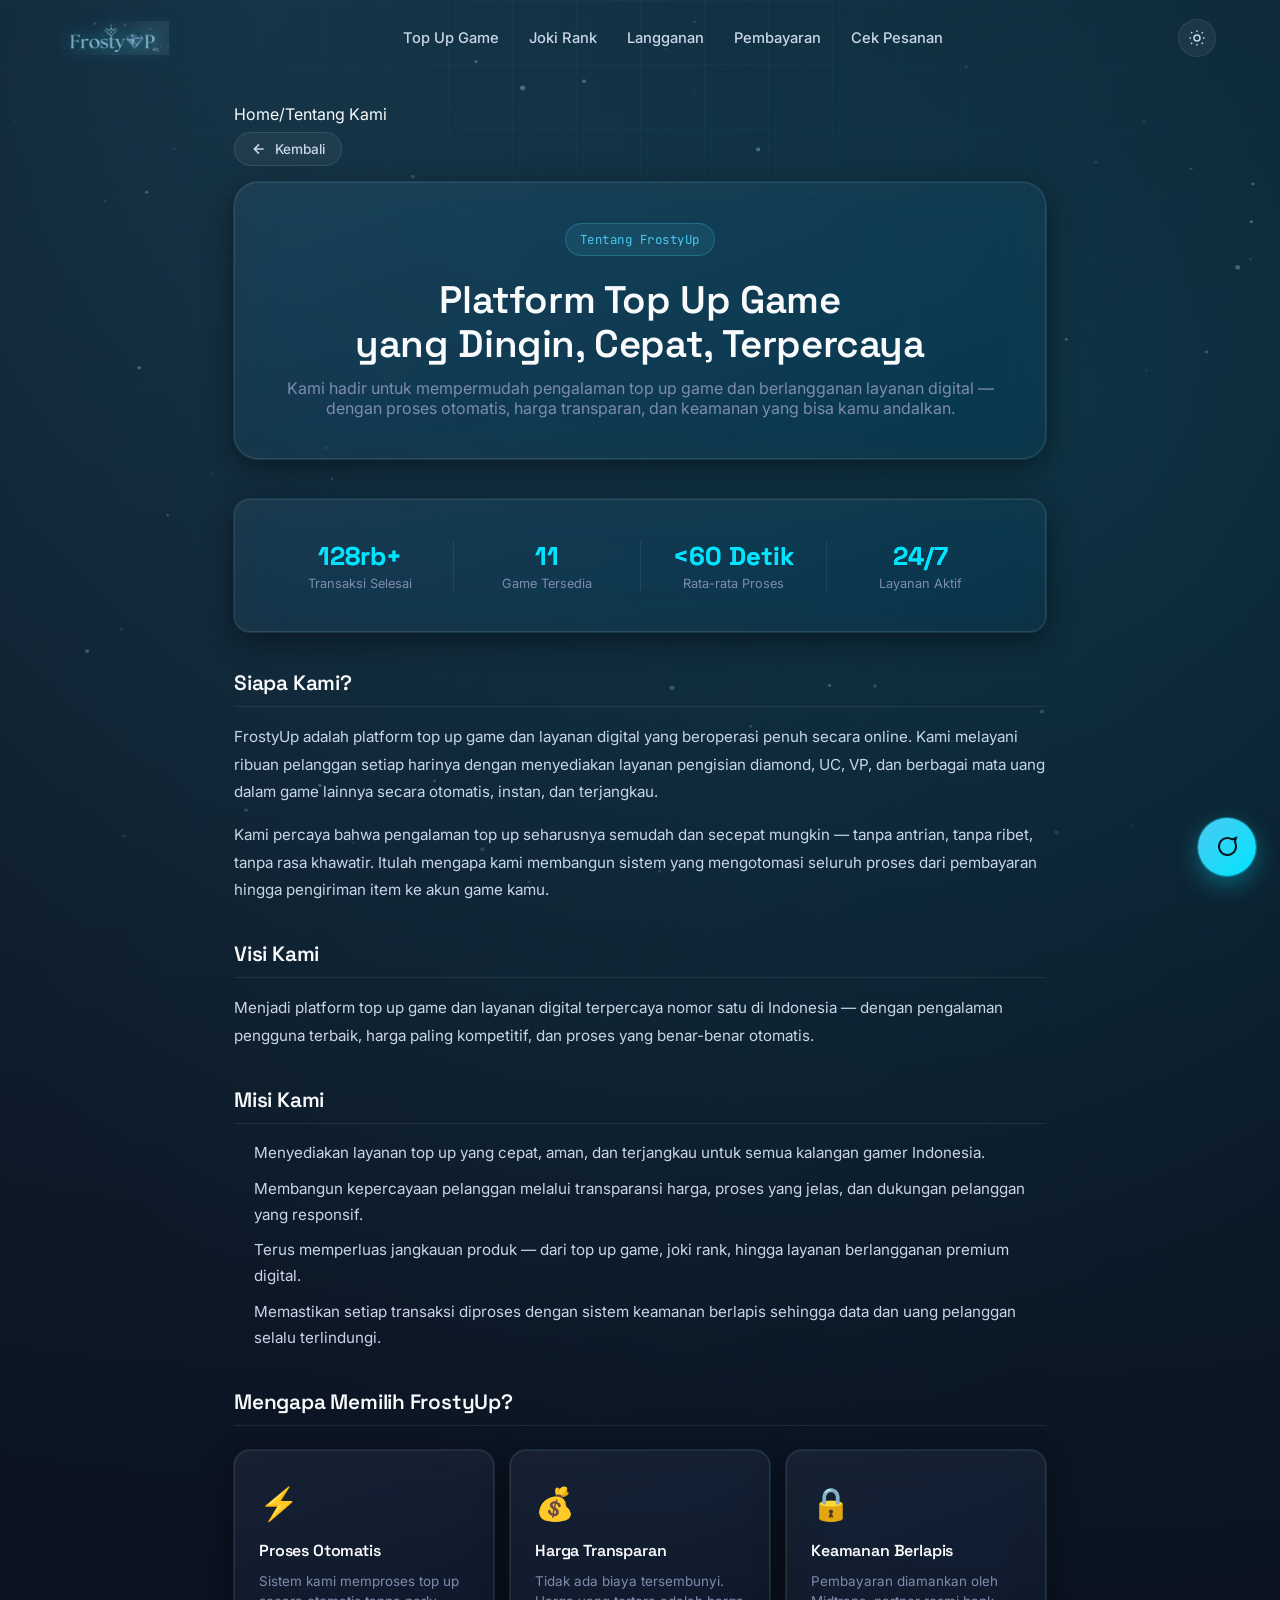
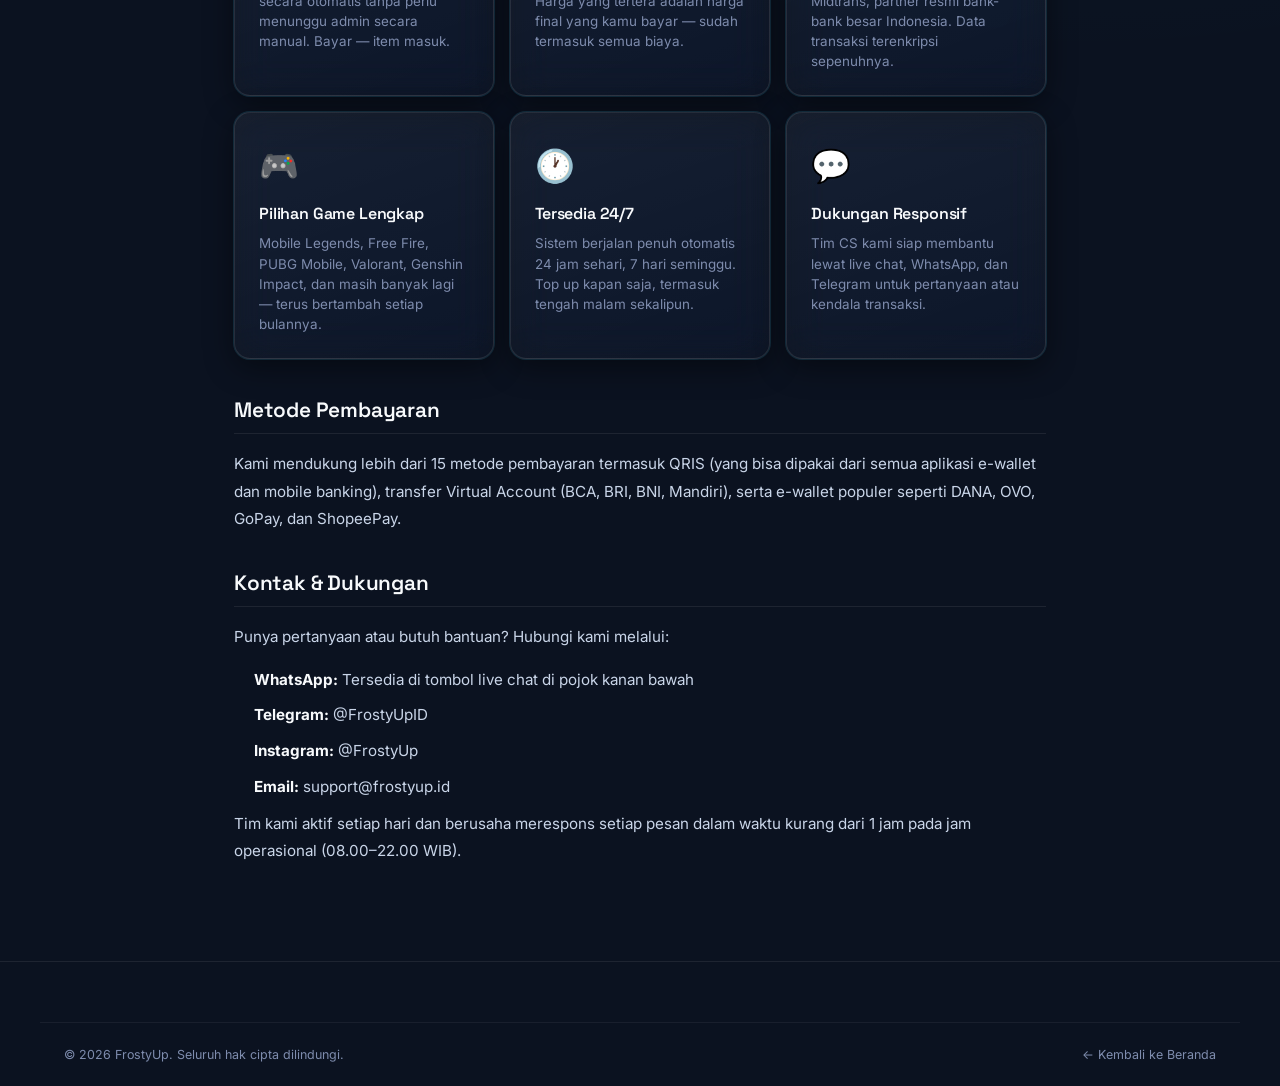
<file: tentang.html>
<!DOCTYPE html>
<html lang="id">
<head>
<meta charset="UTF-8">
<meta name="viewport" content="width=device-width, initial-scale=1.0">
<title>Tentang FrostyUp — Platform Top Up Game Terpercaya</title>
<meta name="description" content="Kenali FrostyUp lebih dekat. Platform top up game dan layanan digital terpercaya, proses otomatis, cepat, dan aman untuk semua game favoritmu.">
<link rel="preconnect" href="https://fonts.googleapis.com">
<link rel="preconnect" href="https://fonts.gstatic.com" crossorigin>
<link href="https://fonts.googleapis.com/css2?family=Space+Grotesk:wght@500;600;700&family=Inter:wght@400;500;600;700&family=JetBrains+Mono:wght@500&display=swap" rel="stylesheet">
<link rel="stylesheet" href="style.css">
<link rel="stylesheet" href="pages.css">
</head>
<body>
<div class="bg-frost" aria-hidden="true"><canvas id="frostCanvas"></canvas><div class="bg-grid"></div></div>
<header class="nav" id="nav">
  <div class="nav-inner container">
    <a href="index.html" class="brand"><span class="brand-mark"><img src="logo.png" alt="FrostyUp" class="brand-logo-img"></span></a>
    <nav class="nav-links">
      <a href="index.html#games">Top Up Game</a>
      <a href="joki.html">Joki Rank</a>
      <a href="apk.html">Langganan</a>
      <a href="index.html#payment">Pembayaran</a>
      <a href="index.html#cek-pesanan">Cek Pesanan</a>
    </nav>
    <div class="nav-actions">
      <button class="icon-btn" id="themeToggle" aria-label="Ganti tema">
        <svg id="iconSun" viewBox="0 0 24 24" width="18" height="18" fill="none" stroke="currentColor" stroke-width="2"><circle cx="12" cy="12" r="4"/><path d="M12 2v2M12 20v2M4.2 4.2l1.4 1.4M18.4 18.4l1.4 1.4M2 12h2M20 12h2M4.2 19.8l1.4-1.4M18.4 5.6l1.4-1.4"/></svg>
        <svg id="iconMoon" viewBox="0 0 24 24" width="18" height="18" fill="none" stroke="currentColor" stroke-width="2" style="display:none"><path d="M21 12.8A9 9 0 1 1 11.2 3a7 7 0 0 0 9.8 9.8Z"/></svg>
      </button>
    </div>
    <button class="burger" id="burger" aria-label="Buka menu" aria-expanded="false"><span></span><span></span><span></span></button>
  </div>
</header>
<div class="mobile-drawer" id="mobileDrawer">
  <a href="index.html#games">Top Up Game</a>
  <a href="joki.html">Joki Rank</a>
  <a href="apk.html">Langganan</a>
  <a href="index.html#cek-pesanan">Cek Pesanan</a>
</div>

<main class="page-main">
  <div class="container page-content">
    <nav class="breadcrumb"><a href="index.html">Home</a><span>/</span><span class="current">Tentang Kami</span></nav>
  <div class="back-btn-wrap">
    <button onclick="history.back()" class="back-btn" aria-label="Kembali ke halaman sebelumnya">
      <svg width="16" height="16" viewBox="0 0 24 24" fill="none" stroke="currentColor" stroke-width="2.5"><path d="M19 12H5M12 5l-7 7 7 7"/></svg>
      Kembali
    </button>
  </div>


    <div class="page-hero glass">
      <span class="eyebrow eyebrow-light">Tentang FrostyUp</span>
      <h1>Platform Top Up Game<br>yang Dingin, Cepat, Terpercaya</h1>
      <p>Kami hadir untuk mempermudah pengalaman top up game dan berlangganan layanan digital — dengan proses otomatis, harga transparan, dan keamanan yang bisa kamu andalkan.</p>
    </div>

    <div class="page-stats glass">
      <div class="stat-item"><div class="stat-num">128rb+</div><div class="stat-label">Transaksi Selesai</div></div>
      <div class="stat-divider"></div>
      <div class="stat-item"><div class="stat-num">11</div><div class="stat-label">Game Tersedia</div></div>
      <div class="stat-divider"></div>
      <div class="stat-item"><div class="stat-num">&lt;60 Detik</div><div class="stat-label">Rata-rata Proses</div></div>
      <div class="stat-divider"></div>
      <div class="stat-item"><div class="stat-num">24/7</div><div class="stat-label">Layanan Aktif</div></div>
    </div>

    <div class="page-body">
      <h2>Siapa Kami?</h2>
      <p>FrostyUp adalah platform top up game dan layanan digital yang beroperasi penuh secara online. Kami melayani ribuan pelanggan setiap harinya dengan menyediakan layanan pengisian diamond, UC, VP, dan berbagai mata uang dalam game lainnya secara otomatis, instan, dan terjangkau.</p>
      <p>Kami percaya bahwa pengalaman top up seharusnya semudah dan secepat mungkin — tanpa antrian, tanpa ribet, tanpa rasa khawatir. Itulah mengapa kami membangun sistem yang mengotomasi seluruh proses dari pembayaran hingga pengiriman item ke akun game kamu.</p>

      <h2>Visi Kami</h2>
      <p>Menjadi platform top up game dan layanan digital terpercaya nomor satu di Indonesia — dengan pengalaman pengguna terbaik, harga paling kompetitif, dan proses yang benar-benar otomatis.</p>

      <h2>Misi Kami</h2>
      <ul>
        <li>Menyediakan layanan top up yang cepat, aman, dan terjangkau untuk semua kalangan gamer Indonesia.</li>
        <li>Membangun kepercayaan pelanggan melalui transparansi harga, proses yang jelas, dan dukungan pelanggan yang responsif.</li>
        <li>Terus memperluas jangkauan produk — dari top up game, joki rank, hingga layanan berlangganan premium digital.</li>
        <li>Memastikan setiap transaksi diproses dengan sistem keamanan berlapis sehingga data dan uang pelanggan selalu terlindungi.</li>
      </ul>

      <h2>Mengapa Memilih FrostyUp?</h2>
      <div class="page-cards">
        <div class="page-card glass">
          <div class="page-card-icon">⚡</div>
          <h4>Proses Otomatis</h4>
          <p>Sistem kami memproses top up secara otomatis tanpa perlu menunggu admin secara manual. Bayar — item masuk.</p>
        </div>
        <div class="page-card glass">
          <div class="page-card-icon">💰</div>
          <h4>Harga Transparan</h4>
          <p>Tidak ada biaya tersembunyi. Harga yang tertera adalah harga final yang kamu bayar — sudah termasuk semua biaya.</p>
        </div>
        <div class="page-card glass">
          <div class="page-card-icon">🔒</div>
          <h4>Keamanan Berlapis</h4>
          <p>Pembayaran diamankan oleh Midtrans, partner resmi bank-bank besar Indonesia. Data transaksi terenkripsi sepenuhnya.</p>
        </div>
        <div class="page-card glass">
          <div class="page-card-icon">🎮</div>
          <h4>Pilihan Game Lengkap</h4>
          <p>Mobile Legends, Free Fire, PUBG Mobile, Valorant, Genshin Impact, dan masih banyak lagi — terus bertambah setiap bulannya.</p>
        </div>
        <div class="page-card glass">
          <div class="page-card-icon">🕐</div>
          <h4>Tersedia 24/7</h4>
          <p>Sistem berjalan penuh otomatis 24 jam sehari, 7 hari seminggu. Top up kapan saja, termasuk tengah malam sekalipun.</p>
        </div>
        <div class="page-card glass">
          <div class="page-card-icon">💬</div>
          <h4>Dukungan Responsif</h4>
          <p>Tim CS kami siap membantu lewat live chat, WhatsApp, dan Telegram untuk pertanyaan atau kendala transaksi.</p>
        </div>
      </div>

      <h2>Metode Pembayaran</h2>
      <p>Kami mendukung lebih dari 15 metode pembayaran termasuk QRIS (yang bisa dipakai dari semua aplikasi e-wallet dan mobile banking), transfer Virtual Account (BCA, BRI, BNI, Mandiri), serta e-wallet populer seperti DANA, OVO, GoPay, dan ShopeePay.</p>

      <h2>Kontak &amp; Dukungan</h2>
      <p>Punya pertanyaan atau butuh bantuan? Hubungi kami melalui:</p>
      <ul>
        <li><strong>WhatsApp:</strong> Tersedia di tombol live chat di pojok kanan bawah</li>
        <li><strong>Telegram:</strong> @FrostyUpID</li>
        <li><strong>Instagram:</strong> @FrostyUp</li>
        <li><strong>Email:</strong> support@frostyup.id</li>
      </ul>
      <p>Tim kami aktif setiap hari dan berusaha merespons setiap pesan dalam waktu kurang dari 1 jam pada jam operasional (08.00–22.00 WIB).</p>
    </div>
  </div>
</main>

<footer class="footer">
  <div class="container footer-bottom">
    <span>© 2026 FrostyUp. Seluruh hak cipta dilindungi.</span>
    <a href="index.html">← Kembali ke Beranda</a>
  </div>
</footer>
<div class="fab-wrap" id="fabWrap">
  <div class="fab-menu" id="fabMenu"><a href="#" class="fab-item wa">WhatsApp</a><a href="#" class="fab-item tg">Telegram</a><a href="#" class="fab-item dc">Discord</a></div>
  <button class="fab-main" id="fabMain" aria-label="Buka live chat"><svg width="24" height="24" viewBox="0 0 24 24" fill="none" stroke="currentColor" stroke-width="2"><path d="M21 11.5a8.5 8.5 0 1 1-3.8-7.1L21 3l-1.2 3.6c.78 1.36 1.2 2.85 1.2 4.4Z"/></svg></button>
</div>
<div class="toast" id="toast"></div>
<script src="common.js"></script>
</body>
</html>
</file>
<file: style.css>
/* ===================================================================
   FrostyUp — Design Tokens
   Color: Dark Navy #0B1220, Ice Blue #4CC9F0, Cyan Glow #00E5FF,
          White Frost #F8FAFC, Deep Slate #131C2E, Success #2DD4BF
   Type: Space Grotesk (display) / Inter (body) / JetBrains Mono (data)
=================================================================== */

:root{
  --navy: #0B1220;
  --navy-soft: #0F1830;
  --slate: #131C2E;
  --slate-2: #1A2540;
  --ice: #4CC9F0;
  --cyan: #00E5FF;
  --frost: #F8FAFC;
  --frost-dim: #C9D5E8;
  --muted: #7E8CAD;
  --success: #2DD4BF;
  --danger: #FB7185;
  --warn: #FBBF24;

  --grad-cyan: linear-gradient(135deg, var(--ice), var(--cyan));
  --grad-bg: radial-gradient(circle at 20% 0%, rgba(76,201,240,0.16), transparent 55%),
             radial-gradient(circle at 85% 15%, rgba(0,229,255,0.10), transparent 50%),
             var(--navy);

  --radius-sm: 10px;
  --radius-md: 16px;
  --radius-lg: 24px;
  --radius-xl: 32px;

  --shadow-glow: 0 0 0 1px rgba(76,201,240,0.15), 0 8px 30px rgba(0,0,0,0.45);
  --shadow-glow-strong: 0 0 24px rgba(0,229,255,0.35), 0 8px 30px rgba(0,0,0,0.5);

  --ff-display: 'Space Grotesk', 'Inter', sans-serif;
  --ff-body: 'Inter', sans-serif;
  --ff-mono: 'JetBrains Mono', monospace;

  --container: 1200px;
  --nav-h: 76px;

  color-scheme: dark;
}

html.light{
  --navy: #EEF3FB;
  --navy-soft: #F6F9FE;
  --slate: #FFFFFF;
  --slate-2: #F1F5FB;
  --frost: #0B1220;
  --frost-dim: #33425E;
  --muted: #5C6B8A;
  --grad-bg: radial-gradient(circle at 20% 0%, rgba(76,201,240,0.18), transparent 55%),
             radial-gradient(circle at 85% 15%, rgba(0,229,255,0.12), transparent 50%),
             var(--navy);
  color-scheme: light;
}

*{ box-sizing: border-box; margin:0; padding:0; }
html{ scroll-behavior: auto; overflow-x: hidden; max-width: 100%; }

body{
  font-family: var(--ff-body);
  background: var(--grad-bg);
  color: var(--frost);
  -webkit-font-smoothing: antialiased;
  overflow-x: hidden;
  min-height: 100vh;
  transition: background .4s ease, color .4s ease;
}

a{ color: inherit; text-decoration: none; }
ul, ol{ list-style: none; }
img{ max-width: 100%; display:block; }
button{ font-family: inherit; cursor: pointer; border:none; background:none; color:inherit; }
input{ font-family: inherit; }

.container{
  width: 100%;
  max-width: var(--container);
  margin: 0 auto;
  padding: 0 24px;
}

.visually-hidden{
  position:absolute; width:1px; height:1px; overflow:hidden; clip:rect(0,0,0,0);
}

h1,h2,h3,h4,h5{
  font-family: var(--ff-display);
  font-weight: 600;
  line-height: 1.15;
  letter-spacing: -0.01em;
}

.muted{ color: var(--muted); }

.text-gradient{
  background: var(--grad-cyan);
  -webkit-background-clip: text;
  background-clip: text;
  color: transparent;
}

@media (prefers-reduced-motion: reduce){
  *{ animation-duration: 0.001ms !important; animation-iteration-count: 1 !important; transition-duration: 0.001ms !important; scroll-behavior: auto !important; }
}

/* ===================== Background layers ===================== */
.bg-frost{
  position: fixed; inset:0; z-index:-2; overflow:hidden; pointer-events:none;
}
#frostCanvas{ position:absolute; inset:0; width:100%; height:100%; opacity:.55; }
.bg-grid{
  position:absolute; inset:0;
  background-image:
    linear-gradient(rgba(76,201,240,0.05) 1px, transparent 1px),
    linear-gradient(90deg, rgba(76,201,240,0.05) 1px, transparent 1px);
  background-size: 64px 64px;
  mask-image: radial-gradient(circle at 50% 0%, rgba(0,0,0,0.9), transparent 70%);
}

/* ===================== Glassmorphism ===================== */
.glass{
  background: linear-gradient(160deg, rgba(255,255,255,0.06), rgba(255,255,255,0.02));
  border: 1px solid rgba(255,255,255,0.10);
  border-radius: var(--radius-lg);
  backdrop-filter: blur(18px) saturate(140%);
  -webkit-backdrop-filter: blur(18px) saturate(140%);
  box-shadow: var(--shadow-glow);
}
html.light .glass{
  background: linear-gradient(160deg, rgba(255,255,255,0.75), rgba(255,255,255,0.45));
  border: 1px solid rgba(11,18,32,0.08);
  box-shadow: 0 8px 30px rgba(76,201,240,0.12);
}

/* ===================== Buttons ===================== */
.btn{
  display: inline-flex; align-items:center; justify-content:center; gap:8px;
  font-family: var(--ff-display);
  font-weight: 600;
  font-size: 0.95rem;
  padding: 13px 24px;
  border-radius: 999px;
  white-space: nowrap;
  transition: transform .25s ease, box-shadow .25s ease, background .25s ease, color .25s ease, border-color .25s ease;
}
.btn:active{ transform: translateY(1px) scale(.98); }
.btn-sm{ padding: 9px 16px; font-size: 0.85rem; }
.btn-lg{ padding: 16px 30px; font-size: 1rem; }

.btn-primary{
  background: var(--grad-cyan);
  color: #04141C;
  box-shadow: 0 0 0 1px rgba(0,229,255,0.4), 0 8px 24px rgba(0,229,255,0.25);
}
.btn-primary:hover{
  box-shadow: 0 0 0 1px rgba(0,229,255,0.6), 0 0 30px rgba(0,229,255,0.55), 0 10px 28px rgba(0,229,255,0.3);
  transform: translateY(-2px);
}

.btn-outline{
  background: transparent;
  border: 1.5px solid rgba(76,201,240,0.45);
  color: var(--frost);
}
.btn-outline:hover{
  border-color: var(--cyan);
  box-shadow: 0 0 18px rgba(0,229,255,0.25);
  transform: translateY(-2px);
}

.btn-ghost{
  background: rgba(255,255,255,0.06);
  color: var(--frost);
  border: 1px solid rgba(255,255,255,0.08);
}
.btn-ghost:hover{ background: rgba(255,255,255,0.12); }

.icon-btn{
  width: 38px; height: 38px;
  display: flex; align-items:center; justify-content:center;
  border-radius: 50%;
  background: rgba(255,255,255,0.06);
  border: 1px solid rgba(255,255,255,0.08);
  color: var(--frost-dim);
  transition: all .2s ease;
  font-size: .72rem; font-weight:700; letter-spacing:.5px;
}
.icon-btn:hover{ color: var(--cyan); border-color: rgba(0,229,255,0.4); }

/* ===================== Navbar ===================== */
.nav{
  position: fixed; top:0; left:0; right:0; z-index: 200;
  height: var(--nav-h);
  display:flex; align-items:center;
  transition: background .3s ease, border-color .3s ease, height .3s ease;
  border-bottom: 1px solid transparent;
}
.nav.scrolled{
  background: rgba(11,18,32,0.72);
  backdrop-filter: blur(16px) saturate(140%);
  -webkit-backdrop-filter: blur(16px) saturate(140%);
  border-bottom: 1px solid rgba(255,255,255,0.08);
  height: 64px;
}
html.light .nav.scrolled{ background: rgba(238,243,251,0.78); }

.nav-inner{ display:flex; align-items:center; justify-content:space-between; gap: 24px; }

.brand{ display:flex; align-items:center; gap:10px; }
.brand-mark{ display:flex; filter: drop-shadow(0 0 8px rgba(0,229,255,0.5)); }
.brand-mark.small{ filter: drop-shadow(0 0 6px rgba(0,229,255,0.4)); }
.brand-logo-img{ height: 34px; width: auto; display:block; }
.brand-mark.small .brand-logo-img{ height: 26px; }
.brand-name{ font-family: var(--ff-display); font-weight:700; font-size:1.3rem; letter-spacing:-0.02em; }
.brand-accent{ color: var(--cyan); }

.nav-links{ display:flex; align-items:center; gap: 30px; }
.nav-links a{
  font-size: 0.92rem; font-weight:500; color: var(--frost-dim);
  position:relative; transition: color .2s ease;
}
.nav-links a::after{
  content:''; position:absolute; left:0; bottom:-8px; width:0; height:2px;
  background: var(--grad-cyan); transition: width .25s ease; border-radius:2px;
}
.nav-links a:hover{ color: var(--frost); }
.nav-links a:hover::after{ width:100%; }

.nav-actions{ display:flex; align-items:center; gap: 10px; }
.burger{ display:none; flex-direction:column; gap:5px; width:32px; height:32px; align-items:center; justify-content:center; }
.burger span{ width:20px; height:2px; background: var(--frost); border-radius:2px; transition: all .25s ease; }
.burger.open span:nth-child(1){ transform: translateY(7px) rotate(45deg); }
.burger.open span:nth-child(2){ opacity:0; }
.burger.open span:nth-child(3){ transform: translateY(-7px) rotate(-45deg); }

.mobile-drawer{
  position: fixed; top: var(--nav-h); right:0; width: min(82vw, 340px); height: calc(100vh - var(--nav-h));
  background: rgba(11,18,32,0.96); backdrop-filter: blur(20px);
  border-left: 1px solid rgba(255,255,255,0.08);
  display:flex; flex-direction:column; gap: 4px; padding: 24px;
  transform: translateX(100%); transition: transform .3s ease;
  z-index: 199; overflow-y:auto;
}
html.light .mobile-drawer{ background: rgba(238,243,251,0.98); }
.mobile-drawer.open{ transform: translateX(0); }
.mobile-drawer a{ padding: 14px 8px; font-weight:500; border-bottom:1px solid rgba(255,255,255,0.06); }
.drawer-cta{ display:flex; flex-direction:column; gap:10px; margin-top: 20px; }
.drawer-cta .btn{ width:100%; }

/* ===================== Hero ===================== */
.hero-banner{
  position: relative;
  padding: calc(var(--nav-h) + 32px) 0 60px;
  overflow: hidden;
}
.hero-banner::before{
  content:''; position:absolute; inset:-10%; z-index:-1; pointer-events:none;
  background:
    radial-gradient(ellipse 700px 500px at 15% 20%, rgba(76,201,240,0.22), transparent 60%),
    radial-gradient(ellipse 600px 600px at 85% 15%, rgba(0,229,255,0.16), transparent 55%),
    radial-gradient(ellipse 500px 400px at 75% 85%, rgba(76,201,240,0.12), transparent 60%),
    linear-gradient(180deg, rgba(0,229,255,0.04), transparent 40%);
  animation: heroGlowDrift 16s ease-in-out infinite;
}
@keyframes heroGlowDrift{
  0%, 100%{ transform: translate(0, 0) scale(1); }
  33%{ transform: translate(2%, -2%) scale(1.05); }
  66%{ transform: translate(-2%, 1.5%) scale(0.98); }
}
.hero-banner::after{
  content:''; position:absolute; inset:0; z-index:-1; pointer-events:none;
  background-image:
    linear-gradient(rgba(76,201,240,0.07) 1px, transparent 1px),
    linear-gradient(90deg, rgba(76,201,240,0.07) 1px, transparent 1px);
  background-size: 48px 48px;
  mask-image: radial-gradient(ellipse 900px 600px at 30% 30%, rgba(0,0,0,0.8), transparent 70%);
  animation: heroGridPan 22s linear infinite;
}
@keyframes heroGridPan{
  0%{ background-position: 0 0; }
  100%{ background-position: 48px 48px; }
}

.eyebrow{
  display:inline-flex; align-items:center; gap:8px;
  font-family: var(--ff-mono); font-size: 0.78rem; letter-spacing: .04em;
  color: var(--ice); padding: 7px 14px; border-radius: 999px;
  background: rgba(76,201,240,0.08); border:1px solid rgba(76,201,240,0.25);
  margin-bottom: 22px;
}
.eyebrow-light{ background: rgba(76,201,240,0.1); }
.eyebrow-warn{ color: var(--warn); background: rgba(251,191,36,0.1); border-color: rgba(251,191,36,0.3); }
.eyebrow-warn .dot-pulse{ background: var(--warn); box-shadow: 0 0 0 0 rgba(251,191,36,0.6); animation-name: pulseDotWarn; }
@keyframes pulseDotWarn{
  0%{ box-shadow: 0 0 0 0 rgba(251,191,36,0.55); }
  70%{ box-shadow: 0 0 0 7px rgba(251,191,36,0); }
  100%{ box-shadow: 0 0 0 0 rgba(251,191,36,0); }
}
.dot-pulse{
  width:7px; height:7px; border-radius:50%; background: var(--cyan);
  box-shadow: 0 0 0 0 rgba(0,229,255,0.6);
  animation: pulseDot 1.8s infinite;
}
@keyframes pulseDot{
  0%{ box-shadow: 0 0 0 0 rgba(0,229,255,0.55); }
  70%{ box-shadow: 0 0 0 7px rgba(0,229,255,0); }
  100%{ box-shadow: 0 0 0 0 rgba(0,229,255,0); }
}

/* ===================== Banner slider (carousel) ===================== */
.banner-slider{
  position: relative;
  border-radius: var(--radius-lg);
  overflow: hidden;
  box-shadow: var(--shadow-glow);
  border: 1px solid rgba(76,201,240,0.18);
}
.banner-track{
  display:flex;
  transition: transform .6s cubic-bezier(.65,0,.35,1);
  will-change: transform;
}
.banner-slide{
  position: relative;
  flex: 0 0 100%;
  min-height: 440px;
  display:flex; align-items:center;
  overflow: hidden;
}
.banner-slide::before{
  /* darkening + side fade so text always stays readable over any photo dropped in later */
  content:''; position:absolute; inset:0; z-index:1;
  background: linear-gradient(100deg, rgba(11,18,32,0.92) 0%, rgba(11,18,32,0.74) 38%, rgba(11,18,32,0.30) 68%, rgba(11,18,32,0.05) 100%);
}
.banner-slide-inner{
  position: relative; z-index:2;
  width: 100%; max-width: 560px;
  padding: 48px 5%;
}
.banner-title{
  font-size: clamp(1.9rem, 3.6vw, 2.7rem);
  margin-bottom: 14px;
  line-height: 1.15;
}
.banner-sub{
  font-size: 1.02rem; color: var(--frost-dim); max-width: 460px; margin-bottom: 26px; line-height:1.6;
}
.banner-cta{ display:flex; flex-wrap:wrap; gap: 14px; }

/* Placeholder gradient "art" per slide — swap for background-image: url(...) on
   .banner-slide when real photos are ready. Keep .banner-slide::before above
   the photo so the text stays legible. */
.ph-slide-1{ background:
    radial-gradient(ellipse 480px 380px at 82% 30%, rgba(0,229,255,0.35), transparent 60%),
    radial-gradient(ellipse 420px 420px at 95% 80%, rgba(76,201,240,0.30), transparent 65%),
    linear-gradient(120deg, #0B1220 0%, #0F1830 45%, #15213d 100%);
}
.ph-slide-2{ background:
    radial-gradient(ellipse 480px 380px at 80% 25%, rgba(251,191,36,0.30), transparent 60%),
    radial-gradient(ellipse 420px 420px at 95% 85%, rgba(251,113,133,0.22), transparent 65%),
    linear-gradient(120deg, #0B1220 0%, #1c1430 50%, #2a1530 100%);
}
.ph-slide-3{ background:
    radial-gradient(ellipse 480px 380px at 82% 28%, rgba(45,212,191,0.30), transparent 60%),
    radial-gradient(ellipse 420px 420px at 95% 80%, rgba(76,201,240,0.28), transparent 65%),
    linear-gradient(120deg, #0B1220 0%, #0f2330 50%, #102a2a 100%);
}
.ph-slide-4{ background:
    radial-gradient(ellipse 480px 380px at 80% 30%, rgba(0,229,255,0.32), transparent 60%),
    radial-gradient(ellipse 420px 420px at 92% 85%, rgba(168,85,247,0.22), transparent 65%),
    linear-gradient(120deg, #0B1220 0%, #181430 50%, #1b1240 100%);
}
.ph-slide-5{ background:
    radial-gradient(ellipse 480px 380px at 82% 28%, rgba(76,201,240,0.32), transparent 60%),
    radial-gradient(ellipse 420px 420px at 95% 82%, rgba(0,229,255,0.24), transparent 65%),
    linear-gradient(120deg, #0B1220 0%, #102035 50%, #122845 100%);
}

.banner-arrow{
  position:absolute; top:50%; transform: translateY(-50%); z-index:3;
  width:42px; height:42px; border-radius:50%;
  display:flex; align-items:center; justify-content:center;
  background: rgba(11,18,32,0.55); border: 1px solid rgba(255,255,255,0.16);
  color: var(--frost); cursor:pointer; backdrop-filter: blur(6px);
  transition: background .2s ease, border-color .2s ease, transform .2s ease;
}
.banner-arrow:hover{ background: rgba(76,201,240,0.25); border-color: rgba(76,201,240,0.5); }
.banner-arrow:active{ transform: translateY(-50%) scale(0.92); }
.banner-arrow-prev{ left:18px; }
.banner-arrow-next{ right:18px; }

.banner-dots{
  position:absolute; left:0; right:0; bottom:18px; z-index:3;
  display:flex; justify-content:center; gap:8px;
}
.banner-dot{
  width:8px; height:8px; border-radius:999px; border:none; padding:0; cursor:pointer;
  background: rgba(255,255,255,0.3);
  transition: width .3s ease, background .3s ease;
}
.banner-dot.active{ width:26px; background: var(--grad-cyan); }

/* Trust strip under the banner (carried over from old hero) */
.hero-trust-strip{
  display:flex; flex-wrap:wrap; align-items:center; justify-content:space-between;
  gap: 24px; margin-top: 28px;
}
.hero-badges{ display:flex; flex-wrap:wrap; gap: 10px 18px; }
.badge-trust{
  display:flex; align-items:center; gap:6px; font-size: 0.82rem; color: var(--frost-dim);
}
.badge-trust svg{ color: var(--success); flex-shrink:0; }

.hero-stats{
  display:grid; grid-template-columns: repeat(4, auto); gap: 28px;
}
.stat-num{
  font-family: var(--ff-display); font-size: 1.6rem; font-weight:700;
  background: var(--grad-cyan); -webkit-background-clip:text; background-clip:text; color:transparent;
}
.stat-label{ font-size: 0.78rem; color: var(--muted); margin-top: 4px; }

.hero-fade{
  position:absolute; bottom:0; left:0; right:0; height:120px;
  background: linear-gradient(to bottom, transparent, var(--navy));
  pointer-events:none;
}

@media (prefers-reduced-motion: reduce){
  .banner-track{ transition: none; }
  .hero-banner::before, .hero-banner::after{ animation: none; }
}

/* ===================== Logo strip ===================== */
.strip{ padding: 26px 0; border-top: 1px solid rgba(255,255,255,0.06); border-bottom: 1px solid rgba(255,255,255,0.06); }
.strip-inner{ display:flex; flex-wrap:wrap; align-items:center; gap: 24px; justify-content:space-between; }
.strip-label{ font-size: 0.78rem; color: var(--muted); font-family: var(--ff-mono); white-space:nowrap; }
.strip-logos{ display:flex; flex-wrap:wrap; gap: 28px; }
.strip-logos span{ font-family: var(--ff-display); font-weight:600; font-size: 0.95rem; color: var(--frost-dim); opacity:.8; }

/* ===================== Sections generic ===================== */
.section{ padding: 90px 0; }
.section-alt{ background: linear-gradient(180deg, transparent, rgba(76,201,240,0.035), transparent); }
.section-head{ max-width: 620px; margin: 0 auto 48px; text-align:center; }
.section-head h2{ font-size: clamp(1.6rem, 3vw, 2.2rem); margin: 8px 0 12px; }
.section-head p{ color: var(--muted); font-size: 1rem; }
.section-cta{ display:flex; justify-content:center; margin-top: 42px; }

/* ===================== Joki promo banner ===================== */
.joki-banner-section{ padding-top: 0; padding-bottom: 0; }
.joki-banner{
  display:flex; align-items:center; gap: 24px; padding: 28px 32px;
  transition: transform .25s ease, border-color .25s ease, box-shadow .25s ease;
}
.joki-banner:hover{
  transform: translateY(-3px);
  border-color: rgba(0,229,255,0.4);
  box-shadow: var(--shadow-glow-strong);
}
.joki-banner-visual{
  width: 130px; height: 130px; flex-shrink:0; border-radius: 16px;
  object-fit: cover; border: 1px solid rgba(76,201,240,0.25);
}
.joki-banner-text{ flex:1; min-width: 0; }
.joki-banner-text h3{ font-size: 1.15rem; margin: 4px 0 6px; }
.joki-banner-text p{ font-size: 0.88rem; }
.joki-banner-cta{ flex-shrink:0; white-space:nowrap; }

/* ===================== Game Grid ===================== */
.game-grid{
  display:grid; grid-template-columns: repeat(auto-fill, minmax(min(190px, 100%), 1fr)); gap: 20px;
}
.game-card{
  display:block;
  position:relative; border-radius: var(--radius-md); overflow:hidden;
  background: linear-gradient(160deg, rgba(255,255,255,0.06), rgba(255,255,255,0.015));
  border: 1px solid rgba(255,255,255,0.08);
  transition: transform .3s ease, border-color .3s ease, box-shadow .3s ease;
  cursor: pointer;
}
.game-card:hover{
  transform: translateY(-6px);
  border-color: rgba(0,229,255,0.4);
  box-shadow: var(--shadow-glow-strong);
}
.game-thumb{
  height: 130px; display:flex; align-items:center; justify-content:center;
  font-size: 2.6rem; position:relative;
}
.game-thumb::after{
  content:''; position:absolute; inset:0; z-index:1;
  background: linear-gradient(180deg, transparent 40%, rgba(11,18,32,0.55));
}

/* ---------- Game icon (logo image OR emoji fallback) ----------
   Shared across homepage cards, game switcher chips, and the
   topup page header — sizing controlled per-context via the
   extra class passed into getGameIcon(g, sizeClass).
---------------------------------------------------------- */
.game-icon-emoji{ position:relative; z-index:1; line-height:1; }
.game-icon-img{ position:relative; z-index:1; object-fit: contain; }

.card-icon.game-icon-img{
  position:absolute; inset:0; width:100%; height:100%;
  object-fit: cover; border-radius:0; box-shadow:none; z-index:0;
}
.card-icon.game-icon-emoji{ font-size: 2.6rem; }

.gs-icon.game-icon-img{ width: 20px; height: 20px; border-radius: 4px; }
.gs-icon.game-icon-emoji{ font-size: 1rem; line-height:1; }

.header-icon.game-icon-img{ width: 40px; height: 40px; border-radius: 10px; }
.header-icon.game-icon-emoji{ font-size: 1.8rem; }

.game-trending{
  position:absolute; top:10px; left:10px; z-index:2;
  font-size: 0.66rem; font-weight:700; letter-spacing:.03em;
  padding: 4px 9px; border-radius: 999px; color:#04141C;
  background: var(--grad-cyan);
}
.game-body{ padding: 14px; }
.game-name{ font-weight:600; font-size: 0.96rem; margin-bottom: 3px; }
.game-cat{ font-size: 0.74rem; color: var(--muted); margin-bottom: 14px; }
.game-btn{
  display:block;
  width:100%; text-align:center; padding: 9px 0; border-radius: 999px;
  font-size: 0.82rem; font-weight:600; font-family: var(--ff-display);
  background: rgba(76,201,240,0.1); border: 1px solid rgba(76,201,240,0.3); color: var(--ice);
  transition: all .2s ease;
}
.game-card:hover .game-btn{ background: var(--grad-cyan); color:#04141C; border-color: transparent; }

/* ===================== Flow ===================== */
.flow-wrap{ position:relative; }
.flow-track{
  position:absolute; top: 28px; left: 0; right:0; height:2px;
  background: linear-gradient(90deg, transparent, rgba(76,201,240,0.4), transparent);
  display:none;
}
.flow-steps{
  display:grid; grid-template-columns: repeat(6, 1fr); gap: 18px;
  counter-reset: step;
}
.flow-step{ text-align:center; padding: 0 6px; }
.flow-icon{
  width:56px; height:56px; margin: 0 auto 16px; border-radius:16px;
  display:flex; align-items:center; justify-content:center;
  background: rgba(76,201,240,0.08); border: 1px solid rgba(76,201,240,0.25); color: var(--cyan);
  position: relative;
}
.flow-step h3{ font-size: 0.96rem; margin-bottom:6px; }
.flow-step p{ font-size: 0.8rem; color: var(--muted); line-height:1.5; }

/* ===================== Payment ===================== */
.payment-grid{
  display:grid; grid-template-columns: repeat(auto-fill, minmax(min(140px, 100%), 1fr)); gap: 16px;
}
.pay-item{
  flex-direction: column; gap: 10px; padding: 18px 10px; border-radius: var(--radius-md);
  display:flex; align-items:center; justify-content:center;
  background: linear-gradient(160deg, rgba(255,255,255,0.05), rgba(255,255,255,0.01));
  border: 1px solid rgba(255,255,255,0.08);
  transition: all .3s ease;
}
.pay-name{ font-family: var(--ff-display); font-weight:600; color: var(--frost-dim); font-size: 0.85rem; }
.pay-item:hover{
  transform: translateY(-4px) scale(1.03);
  border-color: rgba(0,229,255,0.45);
  box-shadow: 0 0 22px rgba(0,229,255,0.22);
}
.pay-item:hover .pay-name{ color: var(--cyan); }
.pay-more{ background: rgba(76,201,240,0.06); aspect-ratio: 2/1; }
.pay-more span{ color: var(--ice); font-size: 0.85rem; font-weight:600; }

/* Payment brand logo badges — flat-color chips standing in for official
   logos (no external image dependency, brand-accurate hues) */
.pay-logo{
  width: 44px; height: 44px; border-radius: 12px;
  display:flex; align-items:center; justify-content:center;
  font-family: var(--ff-display); font-weight:800; font-size: 0.7rem; letter-spacing: -0.02em;
  color: #fff; flex-shrink:0;
}
.pay-logo-qris{ background: linear-gradient(135deg, #00529C, #D71921); font-size: 0.56rem; }
.pay-logo-dana{ background: #118EEA; font-size: 1.1rem; }
.pay-logo-ovo{ background: #4C3494; font-size: 0.62rem; }
.pay-logo-gopay{ background: #00AA13; font-size: 1.1rem; }
.pay-logo-shopeepay{ background: #EE4D2D; font-size: 1.1rem; }
.pay-logo-bca{ background: #0066AE; font-size: 0.58rem; }
.pay-logo-bri{ background: #00529C; font-size: 0.6rem; }
.pay-logo-mandiri{ background: #003D79; font-size: 1.1rem; }
.pay-logo-bni{ background: #FF7A00; font-size: 0.62rem; }
.pay-logo-va{ background: rgba(76,201,240,0.14); color: var(--cyan); }
.pay-logo-ewallet{ background: rgba(76,201,240,0.14); color: var(--cyan); }

/* ===================== Cek Pesanan ===================== */
.cek-grid{ display:grid; grid-template-columns: 1.1fr 0.9fr; gap: 48px; align-items:start; }
.invoice-box{
  display:flex; gap: 10px; padding: 10px; margin: 28px 0 32px;
}
.invoice-box input{
  flex:1; background:transparent; border:none; outline:none; color: var(--frost);
  font-family: var(--ff-mono); font-size: 0.92rem; padding: 0 10px;
}
.invoice-box input::placeholder{ color: var(--muted); }

.status-track{ display:flex; flex-direction:column; gap: 22px; }
.status-step{ display:flex; gap: 16px; align-items:flex-start; opacity:.45; }
.status-step.done, .status-step.active{ opacity:1; }
.status-circle{
  width:30px; height:30px; flex-shrink:0; border-radius:50%; display:flex; align-items:center; justify-content:center;
  background: rgba(255,255,255,0.08); border: 1px solid rgba(255,255,255,0.12); font-size: 0.8rem;
}
.status-step.done .status-circle{ background: var(--success); color:#04241F; border-color:transparent; }
.status-step.active .status-circle{ background: var(--grad-cyan); color:#04141C; border-color:transparent; box-shadow: 0 0 14px rgba(0,229,255,0.55); animation: pulseDot 1.6s infinite; }
.status-step p{ font-size: 0.82rem; color: var(--muted); margin-top: 2px; }

.receipt{ padding: 28px; }
.receipt-head{ display:flex; justify-content:space-between; font-size: 0.8rem; color: var(--muted); margin-bottom: 18px; }
.receipt-id{ font-family: var(--ff-mono); color: var(--ice); }
.receipt-row{ display:flex; justify-content:space-between; font-size: 0.9rem; padding: 9px 0; color: var(--frost-dim); }
.receipt-row span:last-child{ color: var(--frost); font-weight:500; }
.receipt-divider{ height:1px; background: rgba(255,255,255,0.1); margin: 14px 0; }
.receipt-status{ display:flex; align-items:center; gap:8px; font-size: 0.88rem; font-weight:600; color: var(--success); }

/* ===================== Flash Sale ===================== */
.flashsale{ position:relative; }
.flash-head{ display:flex; flex-wrap:wrap; justify-content:space-between; align-items:center; gap: 24px; margin-bottom: 44px; }
.flash-head h2{ font-size: clamp(1.5rem, 3vw, 2rem); margin-top:6px; }
.countdown{ display:flex; align-items:center; gap: 10px; }
.cd-box{
  display:flex; flex-direction:column; align-items:center; gap:2px;
  background: rgba(255,255,255,0.06); border: 1px solid rgba(255,255,255,0.1);
  border-radius: 12px; padding: 10px 14px; min-width: 60px;
}
.cd-box span{ font-family: var(--ff-mono); font-size: 1.3rem; font-weight:700; color: var(--cyan); }
.cd-box label{ font-size: 0.65rem; color: var(--muted); }
.cd-sep{ color: var(--muted); font-weight:700; }

.flash-grid{ display:grid; grid-template-columns: repeat(auto-fit, minmax(min(220px, 100%), 1fr)); gap: 20px; }
.flash-card{ position:relative; padding: 22px; text-align:center; }
.flash-tag{
  position:absolute; top:14px; right:14px; background: var(--danger); color:#fff;
  font-size: 0.7rem; font-weight:700; padding: 4px 9px; border-radius: 999px;
}
.flash-thumb{ font-size: 2.4rem; margin-bottom: 14px; }
.flash-card h4{ font-size: 0.94rem; margin-bottom: 10px; }
.flash-price{ display:flex; flex-direction:column; gap:2px; margin-bottom: 14px; }
.flash-price .old{ font-size: 0.78rem; color: var(--muted); text-decoration: line-through; }
.flash-price .new{ font-family: var(--ff-display); font-weight:700; color: var(--cyan); font-size: 1.1rem; }
.flash-bar{ height:6px; border-radius:999px; background: rgba(255,255,255,0.08); overflow:hidden; margin-bottom: 8px; }
.flash-bar div{ height:100%; background: var(--grad-cyan); border-radius:999px; }
.flash-stock{ font-size: 0.74rem; color: var(--muted); }

/* ===================== Rewards (spin + checkin) ===================== */
.rewards-grid{ display:grid; grid-template-columns: 1fr 1fr; gap: 28px; }
.reward-card{ padding: 32px; }
.reward-card h3{ font-size: 1.3rem; margin: 8px 0 10px; }
.reward-card p{ margin-bottom: 22px; }

.spin-wheel-wrap{ position:relative; width:240px; height:240px; margin:0 auto 24px; }
#spinWheel{ display:block; border-radius:50%; }
.spin-pointer{
  position:absolute; top:-6px; left:50%; transform: translateX(-50%);
  width:0; height:0; border-left:10px solid transparent; border-right:10px solid transparent;
  border-top: 16px solid var(--cyan); filter: drop-shadow(0 0 6px rgba(0,229,255,0.6)); z-index:5;
}
.reward-card .btn{ display:flex; margin: 0 auto; }
.spin-result{ text-align:center; margin-top: 14px; font-size: 0.88rem; color: var(--cyan); min-height: 20px; }

.checkin-row{ display:grid; grid-template-columns: repeat(7,1fr); gap: 8px; margin-bottom: 20px; }
.checkin-day{
  aspect-ratio: 1; border-radius: 12px; display:flex; align-items:center; justify-content:center;
  background: rgba(255,255,255,0.05); border: 1px solid rgba(255,255,255,0.08);
  font-family: var(--ff-mono); font-size: 0.85rem; color: var(--muted);
}
.checkin-day.done{ background: rgba(45,212,191,0.15); border-color: rgba(45,212,191,0.4); color: var(--success); }
.checkin-day.active{ background: var(--grad-cyan); color:#04141C; border-color:transparent; box-shadow: 0 0 14px rgba(0,229,255,0.5); font-weight:700; }
.checkin-day.milestone{ border-color: rgba(251,191,36,0.5); color: var(--warn); }
.milestone-row{ display:flex; flex-wrap:wrap; gap: 8px; margin-bottom: 8px; }
.milestone-pill{
  font-size: 0.74rem; padding: 6px 12px; border-radius: 999px;
  background: rgba(255,255,255,0.05); border: 1px solid rgba(255,255,255,0.08); color: var(--muted);
}
.milestone-pill.active{ border-color: rgba(0,229,255,0.4); color: var(--cyan); background: rgba(0,229,255,0.08); }
.milestone-note{ font-size: 0.72rem; color: var(--muted); margin-bottom: 18px; line-height:1.5; }

/* ===================== VIP ===================== */
.vip-grid{ display:grid; grid-template-columns: repeat(3,1fr); gap: 24px; }
.vip-card{ padding: 32px; position:relative; transition: transform .3s ease; }
.vip-card:hover{ transform: translateY(-6px); }
.vip-card.featured{ border: 1px solid rgba(0,229,255,0.5); box-shadow: var(--shadow-glow-strong); transform: scale(1.03); }
.vip-badge{
  position:absolute; top:-12px; right: 24px; background: var(--grad-cyan); color:#04141C;
  font-size: 0.68rem; font-weight:700; padding: 5px 12px; border-radius:999px;
}
.vip-tier{ font-family: var(--ff-display); font-weight:700; font-size: 1.1rem; margin-bottom: 10px; }
.vip-cashback{ font-size: 2rem; font-family: var(--ff-display); font-weight:700; color: var(--cyan); margin-bottom: 18px; }
.vip-cashback span{ font-size: 0.85rem; color: var(--muted); font-weight:500; display:block; margin-top:2px; }
.vip-card ul{ display:flex; flex-direction:column; gap: 10px; }
.vip-card li{ font-size: 0.88rem; color: var(--frost-dim); padding-left: 20px; position:relative; }
.vip-card li::before{ content:'✓'; position:absolute; left:0; color: var(--success); font-weight:700; }
.tier-silver .vip-tier{ color: #C9D5E8; }
.tier-platinum .vip-cashback{ color: var(--ice); }

/* ===================== Reseller ===================== */
.reseller-levels{
  display:flex; justify-content:center; flex-wrap:wrap; gap: 14px; margin-bottom: 50px;
}
.rl-item{
  display:flex; flex-direction:column; align-items:center; gap: 4px;
  padding: 16px 22px; border-radius: var(--radius-md);
  background: rgba(255,255,255,0.04); border: 1px solid rgba(255,255,255,0.08);
  font-weight:600; font-size: 0.85rem; min-width: 110px;
  transition: all .25s ease;
}
.rl-item:hover{ border-color: rgba(0,229,255,0.4); transform: translateY(-4px); }
.rl-icon{ font-size: 1.5rem; }
.rl-item small{ color: var(--muted); font-weight:400; font-size: 0.72rem; }

.reseller-grid{ display:grid; grid-template-columns: repeat(auto-fit, minmax(min(220px, 100%), 1fr)); gap: 20px; }
.rfeat{ padding: 24px; }
.rfeat h4{ font-size: 0.98rem; margin-bottom: 8px; }
.rfeat p{ font-size: 0.85rem; color: var(--muted); }

/* ===================== Affiliate ===================== */
.affiliate-grid{ display:grid; grid-template-columns: 1.1fr 0.9fr; gap: 48px; align-items:center; }
.aff-stats{ display:flex; gap: 32px; margin: 28px 0 30px; }
.aff-stats strong{ display:block; font-family: var(--ff-display); font-size: 1.4rem; color: var(--cyan); }
.aff-stats span{ font-size: 0.78rem; color: var(--muted); }
.ref-link-card{ padding: 28px; display:flex; flex-direction:column; gap: 14px; }
.ref-link-row{
  display:flex; align-items:center; background: rgba(255,255,255,0.05);
  border: 1px solid rgba(255,255,255,0.1); border-radius: 10px; padding: 12px 14px;
}
.ref-link-row code{ font-family: var(--ff-mono); font-size: 0.85rem; color: var(--ice); word-break: break-all; }
.ref-rate-row{ display:flex; justify-content:space-between; font-size: 0.88rem; color: var(--frost-dim); }

/* ===================== Dashboard preview ===================== */
.dash-grid{ display:grid; grid-template-columns: repeat(auto-fit, minmax(min(150px, 100%), 1fr)); gap: 16px; }
.dash-item{
  padding: 26px 16px; text-align:center; font-weight:600; font-size: 0.88rem;
  transition: all .25s ease;
}
.dash-item:hover{ transform: translateY(-4px); border-color: rgba(0,229,255,0.35); }
.dash-icon{ font-size: 1.8rem; margin-bottom: 10px; }

/* ===================== Leaderboard ===================== */
.leaderboard{ padding: 10px; max-width: 640px; margin: 0 auto; }
.lb-row{
  display:flex; align-items:center; gap: 16px; padding: 14px 18px; border-radius: 14px;
}
.lb-row + .lb-row{ border-top: 1px solid rgba(255,255,255,0.06); }
.lb-rank{ width: 28px; text-align:center; font-weight:700; }
.lb-name{ flex:1; font-weight:500; }
.lb-amount{ font-family: var(--ff-mono); color: var(--cyan); font-size: 0.9rem; }
.lb-1{ background: linear-gradient(90deg, rgba(251,191,36,0.1), transparent); }

/* ===================== Blog ===================== */
.blog-grid{ display:grid; grid-template-columns: repeat(auto-fit, minmax(min(260px, 100%), 1fr)); gap: 22px; }
.blog-card{ padding: 22px; transition: transform .25s ease; }
.blog-card:hover{ transform: translateY(-5px); }
.blog-tag{
  display:inline-block; font-size: 0.7rem; font-weight:700; color: var(--cyan);
  background: rgba(0,229,255,0.1); padding: 4px 10px; border-radius:999px; margin-bottom: 14px;
}
.blog-card h4{ font-size: 1rem; margin-bottom: 10px; line-height:1.4; }
.blog-card p{ font-size: 0.85rem; color: var(--muted); margin-bottom: 16px; }
.blog-date{ font-size: 0.74rem; color: var(--muted); font-family: var(--ff-mono); }

/* ===================== Trust section ===================== */
.trust-section{ padding-top: 50px; padding-bottom: 50px; }
.trust-grid{ display:grid; grid-template-columns: repeat(4,1fr); gap: 24px; text-align:center; }
.trust-icon{ font-size: 1.8rem; margin-bottom: 12px; }
.trust-item h4{ font-size: 0.95rem; margin-bottom: 8px; }
.trust-item p{ font-size: 0.82rem; color: var(--muted); }

/* ===================== CTA Band ===================== */
.cta-band-inner{
  display:flex; flex-wrap:wrap; align-items:center; justify-content:space-between; gap: 28px;
  padding: 40px;
}
.cta-band-inner h2{ font-size: 1.5rem; margin-bottom: 6px; }
.cta-band-actions{ display:flex; flex-wrap:wrap; gap: 12px; }

/* ===================== Footer ===================== */
.footer{ border-top: 1px solid rgba(255,255,255,0.08); padding: 60px 0 24px; }
.footer-grid{ display:grid; grid-template-columns: 1.6fr 1fr 1fr 1fr; gap: 40px; margin-bottom: 40px; }
.footer-brand p{ margin: 14px 0 18px; font-size: 0.86rem; max-width: 280px; }
.footer-social{ display:flex; gap: 10px; }
.footer-social a{
  width: 36px; height:36px; border-radius:50%; display:flex; align-items:center; justify-content:center;
  background: rgba(255,255,255,0.06); border: 1px solid rgba(255,255,255,0.08);
  font-size: 0.7rem; font-weight:700; transition: all .2s ease;
}
.footer-social a:hover{ color: var(--cyan); border-color: rgba(0,229,255,0.4); }
.footer-col h5{ font-size: 0.85rem; margin-bottom: 16px; color: var(--frost-dim); }
.footer-col a{ display:block; font-size: 0.86rem; color: var(--muted); padding: 6px 0; transition: color .2s ease; }
.footer-col a:hover{ color: var(--cyan); }
.footer-bottom{
  display:flex; flex-wrap:wrap; justify-content:space-between; gap: 10px;
  padding-top: 24px; border-top: 1px solid rgba(255,255,255,0.06);
  font-size: 0.78rem; color: var(--muted);
}

/* ===================== Floating chat ===================== */
.fab-wrap{ position: fixed; bottom: 24px; right: 24px; z-index: 250; display:flex; flex-direction:column; align-items:flex-end; gap: 12px; }
.fab-menu{ display:flex; flex-direction:column; gap: 10px; opacity:0; pointer-events:none; transform: translateY(10px); transition: all .25s ease; }
.fab-menu.open{ opacity:1; pointer-events:auto; transform: translateY(0); }
.fab-item{
  padding: 10px 16px; border-radius: 999px; font-size: 0.82rem; font-weight:600;
  background: rgba(19,28,46,0.92); border: 1px solid rgba(255,255,255,0.1);
  backdrop-filter: blur(10px); box-shadow: var(--shadow-glow);
  display:flex; align-items:center; gap: 8px;
}
.fab-item.wa:hover{ color:#25D366; border-color:#25D366; }
.fab-item.tg:hover{ color:#34AADF; border-color:#34AADF; }
.fab-item.dc:hover{ color:#5865F2; border-color:#5865F2; }
.fab-main{
  width: 58px; height:58px; border-radius:50%;
  background: var(--grad-cyan); color:#04141C; display:flex; align-items:center; justify-content:center;
  box-shadow: 0 0 0 1px rgba(0,229,255,0.4), 0 8px 24px rgba(0,229,255,0.35);
  transition: transform .25s ease, box-shadow .25s ease;
  animation: floatFab 3s ease-in-out infinite;
}
.fab-main:hover{ box-shadow: 0 0 0 1px rgba(0,229,255,0.6), 0 0 30px rgba(0,229,255,0.6); }
@keyframes floatFab{ 0%,100%{ transform: translateY(0); } 50%{ transform: translateY(-5px); } }

/* ===================== Toast ===================== */
.toast{
  position: fixed; bottom: 24px; left: 50%; transform: translateX(-50%) translateY(20px);
  background: rgba(19,28,46,0.95); border: 1px solid rgba(0,229,255,0.3);
  color: var(--frost); padding: 12px 22px; border-radius: 999px; font-size: 0.86rem;
  box-shadow: var(--shadow-glow-strong); opacity:0; pointer-events:none; transition: all .3s ease; z-index: 300;
  backdrop-filter: blur(10px);
}
.toast.show{ opacity:1; transform: translateX(-50%) translateY(0); }

/* ===================================================================
   Responsive
=================================================================== */
@media (max-width: 1024px){
  .vip-grid{ grid-template-columns: 1fr; }
  .vip-card.featured{ transform:none; }
  .trust-grid{ grid-template-columns: repeat(2,1fr); }
  .footer-grid{ grid-template-columns: 1fr 1fr; }
  .flow-steps{ grid-template-columns: repeat(3,1fr); row-gap: 36px; }
  .rewards-grid{ grid-template-columns: 1fr; }
  .cek-grid, .affiliate-grid{ grid-template-columns: 1fr; }
}

@media (max-width: 768px){
  .nav-links{ display:none; }
  .nav-actions .btn{ display:none; }
  .burger{ display:flex; }
  .hero-banner{ padding-top: calc(var(--nav-h) + 20px); }
  .banner-slide{ min-height: 380px; }
  .banner-slide-inner{ max-width: 100%; padding: 36px 6%; }
  .banner-title{ font-size: clamp(1.6rem, 7vw, 2.1rem); }
  .banner-sub{ font-size: 0.92rem; }
  .banner-cta{ flex-direction:column; }
  .banner-cta .btn{ width:100%; justify-content:center; }
  .banner-arrow{ width:34px; height:34px; }
  .hero-trust-strip{ flex-direction:column; align-items:flex-start; }
  .hero-stats{ grid-template-columns: repeat(2,1fr); width:100%; }
  .section{ padding: 56px 0; }
  .section-head h2{ font-size: 1.5rem; }
  .game-grid{ grid-template-columns: repeat(2, 1fr); gap: 14px; }
  .game-thumb{ height: 105px; }
  .game-name{ font-size: 0.88rem; }
  .game-cat{ font-size: 0.7rem; }
  .game-btn{ font-size: 0.78rem; padding: 8px 0; }
  .flow-steps{ grid-template-columns: repeat(2,1fr); }
  .payment-grid{ grid-template-columns: repeat(3, 1fr); gap: 12px; }
  .flash-grid{ grid-template-columns: repeat(2,1fr); }
  .vip-grid{ grid-template-columns: 1fr; }
  .trust-grid{ grid-template-columns: 1fr 1fr; }
  .footer-grid{ grid-template-columns: 1fr 1fr; gap: 28px; }
  .cta-band-inner{ flex-direction:column; align-items:flex-start; }
  .joki-banner{ flex-wrap: wrap; padding: 22px; }
  .joki-banner-visual{ width: 90px; height: 90px; }
  .joki-banner-cta{ width: 100%; justify-content:center; }
  .joki-service-grid{ grid-template-columns: 1fr; }
}

@media (max-width: 420px){
  .game-grid{ gap: 10px; }
  .game-thumb{ height: 90px; }
  .game-body{ padding: 10px; }
}

@media (max-width: 480px){
  .hero-stats{ grid-template-columns: repeat(2,1fr); gap: 18px; }
  .flow-steps{ grid-template-columns: 1fr 1fr; }
  .footer-grid{ grid-template-columns: 1fr; }
  .trust-grid{ grid-template-columns: 1fr 1fr; }
  .checkin-row{ grid-template-columns: repeat(7,1fr); gap:5px; }
  .icon-btn{ width:34px; height:34px; }
}

/* ============================================================
   Promo popup — appears on page load, closable via X or
   clicking the dark overlay outside the modal.
============================================================ */
.promo-overlay{
  position: fixed; inset:0; z-index: 500;
  display:flex; align-items:center; justify-content:center;
  background: rgba(5,9,18,0.72); backdrop-filter: blur(8px);
  opacity:0; pointer-events:none; transition: opacity .3s ease;
  padding: 20px;
}
.promo-overlay.show{ opacity:1; pointer-events:auto; }

.promo-modal{
  position: relative; width: 100%; max-width: 420px;
  padding: 36px 30px 30px; text-align:center;
  transform: scale(0.92) translateY(10px); transition: transform .3s cubic-bezier(.2,1.2,.4,1);
}
.promo-overlay.show .promo-modal{ transform: scale(1) translateY(0); }

.promo-close{
  position:absolute; top:14px; right:14px; width:32px; height:32px; border-radius:50%;
  display:flex; align-items:center; justify-content:center;
  background: rgba(255,255,255,0.06); border: 1px solid rgba(255,255,255,0.1);
  color: var(--frost-dim); cursor:pointer; transition: all .2s ease;
}
.promo-close:hover{ background: rgba(251,113,133,0.15); color: var(--danger); border-color: rgba(251,113,133,0.3); }

.promo-badge{
  display:inline-block; font-family: var(--ff-mono); font-size: 0.78rem;
  padding: 6px 14px; border-radius: 999px; margin-bottom: 16px;
  background: rgba(0,229,255,0.1); border:1px solid rgba(0,229,255,0.3); color: var(--ice);
}
.promo-title{ font-size: 1.4rem; margin-bottom: 8px; }
.promo-sub{ font-size: 0.92rem; color: var(--frost-dim); margin-bottom: 22px; line-height:1.5; }

.promo-code-box{
  display:flex; align-items:center; justify-content:space-between; gap: 12px;
  padding: 14px 18px; border-radius: 14px; margin-bottom: 10px;
  background: rgba(0,229,255,0.06); border: 1.5px dashed rgba(0,229,255,0.4);
}
.promo-code{ font-family: var(--ff-mono); font-weight:700; font-size: 1.15rem; color: var(--cyan); letter-spacing: .05em; }
.promo-copy-btn{
  font-family: var(--ff-display); font-weight:600; font-size: 0.8rem;
  padding: 7px 14px; border-radius: 999px; background: var(--grad-cyan); color:#04141C;
  flex-shrink:0; transition: transform .15s ease;
}
.promo-copy-btn:hover{ transform: scale(1.05); }
.promo-note{ font-size: 0.76rem; color: var(--muted); margin-bottom: 22px; }

.promo-divider{ height:1px; background: rgba(255,255,255,0.08); margin: 0 0 18px; }

.promo-social-label{ font-size: 0.8rem; color: var(--muted); margin-bottom: 12px; }
.promo-social-links{ display:flex; justify-content:center; gap: 10px; margin-bottom: 24px; flex-wrap:wrap; }
.promo-social-item{
  display:flex; align-items:center; gap: 6px; font-size: 0.78rem; font-weight:600;
  padding: 8px 13px; border-radius: 999px; color: var(--frost-dim);
  background: rgba(255,255,255,0.04); border: 1px solid rgba(255,255,255,0.1);
  transition: all .2s ease;
}
.promo-social-item:hover{ color: var(--frost); border-color: rgba(0,229,255,0.3); }
.promo-social-item.ig:hover{ color: #E1306C; border-color: rgba(225,48,108,0.3); }
.promo-social-item.tg:hover{ color: #229ED9; border-color: rgba(34,158,217,0.3); }
.promo-social-item.wa:hover{ color: #25D366; border-color: rgba(37,211,102,0.3); }

.promo-cta{ width:100%; }

@media (max-width: 480px){
  .promo-modal{ padding: 30px 22px 24px; }
  .promo-title{ font-size: 1.2rem; }
  .promo-code-box{ flex-direction:column; gap: 10px; }
  .promo-copy-btn{ width:100%; }
}

/* ===== Back Button ===== */
.back-btn-wrap{ margin: 8px 0 16px; }
.back-btn{
  display:inline-flex; align-items:center; gap:8px;
  padding:8px 16px; border-radius:999px;
  background:rgba(255,255,255,0.05); border:1px solid rgba(255,255,255,0.1);
  color:var(--frost-dim); font-size:0.85rem; font-weight:500;
  cursor:pointer; transition:all .2s ease;
}
.back-btn:hover{
  background:rgba(0,229,255,0.08); border-color:rgba(0,229,255,0.3);
  color:var(--cyan); transform:translateX(-3px);
}

/* ===== APK Promo Banner (homepage) ===== */
.apk-promo-banner{ display:block; }
.apk-promo-inner{
  border-radius:var(--radius-lg); overflow:hidden;
  display:flex; align-items:stretch; min-height:160px;
  transition:all .3s ease;
}
.apk-promo-inner:hover{
  transform:translateY(-2px);
  box-shadow:0 8px 32px rgba(0,229,255,0.15);
}
.apk-promo-visual{
  flex:1; min-width:0; overflow:hidden;
}
.apk-promo-visual svg{ display:block; }
.apk-promo-content{
  flex-shrink:0; width:260px; padding:28px 28px 28px 24px;
  display:flex; flex-direction:column; justify-content:center;
  border-left:1px solid rgba(255,255,255,0.06);
}
.apk-promo-content h3{ font-size:1.3rem; margin:8px 0 6px; }
.apk-promo-content p{ font-size:0.85rem; color:var(--muted); line-height:1.5; margin:0; }

@media(max-width:768px){
  .apk-promo-inner{ flex-direction:column; }
  .apk-promo-content{ width:auto; border-left:none; border-top:1px solid rgba(255,255,255,0.06); }
}
</file>
<file: apk.css>
/* ============================================================
   apk.css — Halaman Langganan Premium FrostyUp
============================================================ */

.apk-main{ padding: calc(var(--nav-h) + 28px) 0 80px; overflow-x:hidden; }

/* Hero */
.apk-hero{
  display:flex; align-items:center; justify-content:space-between; gap:32px;
  padding: 40px 48px; border-radius: var(--radius-lg); margin-bottom: 40px;
  flex-wrap:wrap;
}
.apk-hero-text{ flex:1; min-width:0; }
.apk-hero-text h1{ font-size: clamp(1.6rem, 3vw, 2.4rem); margin-bottom:12px; line-height:1.2; }
.apk-hero-text .muted{ font-size:1rem; max-width:500px; margin-bottom:20px; line-height:1.6; }
.apk-hero-badges{ display:flex; flex-wrap:wrap; gap:10px; }
.trust-badge{
  display:flex; align-items:center; gap:6px; padding: 6px 12px;
  background: rgba(0,229,255,0.08); border: 1px solid rgba(0,229,255,0.2);
  border-radius:999px; font-size:0.8rem; color: var(--ice);
}
.apk-hero-logos{ display:flex; gap:12px; flex-wrap:wrap; }
.app-logo-chip{
  display:flex; align-items:center; gap:8px; padding: 10px 16px;
  border-radius: 12px; font-weight:600; font-size:0.85rem; color: var(--frost);
  background: rgba(255,255,255,0.06); border: 1px solid rgba(255,255,255,0.1);
}

/* Filter tabs */
.apk-filter-wrap{
  display:flex; gap:8px; flex-wrap:wrap; margin-bottom:28px;
}
.apk-filter-btn{
  padding: 9px 20px; border-radius:999px; font-family: var(--ff-display);
  font-weight:600; font-size:0.86rem; border:1px solid rgba(255,255,255,0.1);
  background: rgba(255,255,255,0.04); color: var(--frost-dim);
  cursor:pointer; transition: all .2s ease;
}
.apk-filter-btn:hover{ color: var(--frost); border-color: rgba(0,229,255,0.3); }
.apk-filter-btn.active{ background: var(--grad-cyan); color:#04141C; border-color:transparent; box-shadow: 0 0 16px rgba(0,229,255,0.3); }

/* Product grid */
.apk-grid{
  display:grid;
  grid-template-columns: repeat(auto-fill, minmax(min(290px,100%), 1fr));
  gap:20px; margin-bottom:20px;
}
.apk-card{
  position:relative; padding:24px; border-radius: var(--radius-md);
  display:flex; flex-direction:column; gap:16px; min-width:0;
  transition: transform .2s ease, box-shadow .2s ease;
}
.apk-card:hover{ transform: translateY(-4px); box-shadow: var(--shadow-glow-strong); }

.apk-badge{
  position:absolute; top:16px; right:16px; font-size:0.7rem; font-weight:700;
  padding: 4px 10px; border-radius:999px; border:1px solid;
}
.apk-card-head{ display:flex; align-items:center; gap:12px; }
.apk-brand-logo{
  width:44px; height:44px; border-radius:12px; flex-shrink:0;
  display:flex; align-items:center; justify-content:center;
  border: 1px solid rgba(255,255,255,0.08);
}
.apk-card-name{ font-family: var(--ff-display); font-weight:700; font-size:1rem; }
.apk-card-type{ font-size:0.78rem; color: var(--muted); margin-top:2px; }

/* Badge per brand */
.apk-badge{ position:absolute; top:16px; right:16px; font-size:0.7rem; font-weight:700; padding: 4px 10px; border-radius:999px; border:1px solid; }
.apk-badge-youtube{ background:rgba(255,0,0,0.12); color:#FF4444; border-color:rgba(255,0,0,0.3); }
.apk-badge-netflix{ background:rgba(229,9,20,0.12); color:#FF3333; border-color:rgba(229,9,20,0.3); }
.apk-badge-spotify{ background:rgba(29,185,84,0.12); color:#1DB954; border-color:rgba(29,185,84,0.3); }
.apk-badge-disney{ background:rgba(17,60,207,0.12); color:#4C7FFF; border-color:rgba(17,60,207,0.3); }

/* Harga per brand */
.apk-price-youtube{ color:#FF4444; }
.apk-price-netflix{ color:#FF3333; }
.apk-price-spotify{ color:#1DB954; }
.apk-price-disney{ color:#4C7FFF; }

/* Checklist per brand */
.apk-features-youtube li svg{ stroke:#FF4444; }
.apk-features-netflix li svg{ stroke:#FF3333; }
.apk-features-spotify li svg{ stroke:#1DB954; }
.apk-features-disney li svg{ stroke:#4C7FFF; }

/* How it works */
.apk-how{ padding:40px; border-radius: var(--radius-lg); }
.apk-steps{ display:flex; align-items:flex-start; gap:8px; flex-wrap:wrap; margin-top:32px; }
.apk-step{ flex:1; min-width:140px; text-align:center; }
.apk-step-num{
  width:40px; height:40px; border-radius:50%; margin:0 auto 12px;
  display:flex; align-items:center; justify-content:center;
  background: var(--grad-cyan); color:#04141C; font-weight:700; font-size:1.1rem;
}
.apk-step h4{ font-size:0.95rem; margin-bottom:6px; }
.apk-step .muted{ font-size:0.8rem; line-height:1.5; }
.apk-step-arrow{ color: var(--muted); flex-shrink:0; margin-top:20px; }

/* FAQ */
.apk-faq-list{ padding:8px; border-radius: var(--radius-md); }
.apk-faq-item{
  border-bottom:1px solid rgba(255,255,255,0.06); padding:18px 20px;
}
.apk-faq-item:last-child{ border-bottom:none; }
.apk-faq-item summary{
  font-weight:600; font-size:0.95rem; cursor:pointer; list-style:none;
  display:flex; align-items:center; justify-content:space-between; gap:12px;
}
.apk-faq-item summary::-webkit-details-marker{ display:none; }
.apk-faq-item summary::after{
  content:""; width:10px; height:10px; border-right:2px solid var(--muted);
  border-bottom:2px solid var(--muted); transform:rotate(45deg); flex-shrink:0;
  transition: transform .2s ease;
}
.apk-faq-item[open] summary::after{ transform:rotate(-135deg); }
.apk-faq-item p{ margin-top:12px; font-size:0.88rem; color: var(--frost-dim); line-height:1.6; }

@media (max-width: 768px){
  .apk-hero{ padding:28px 22px; flex-direction:column; }
  .apk-steps{ flex-direction:column; align-items:center; }
  .apk-step-arrow{ transform:rotate(90deg); margin:0; }
}

.apk-card-desc{ font-size:0.84rem; line-height:1.6; margin:0; }
.apk-features{ list-style:none; padding:0; margin:0; display:flex; flex-direction:column; gap:8px; }
.apk-features li{ display:flex; align-items:center; gap:8px; font-size:0.82rem; color: var(--frost-dim); }
.apk-card-footer{ margin-top:auto; display:flex; align-items:center; justify-content:space-between; gap:12px; flex-wrap:wrap; }
.apk-price-wrap{ display:flex; align-items:baseline; gap:4px; flex-wrap:wrap; }
.apk-old-price{ font-size:0.8rem; color: var(--muted); text-decoration:line-through; }
.apk-price{ font-family: var(--ff-display); font-weight:700; font-size:1.2rem; }
.apk-per{ font-size:0.75rem; color: var(--muted); }
.apk-buy-btn{ flex-shrink:0; padding: 10px 18px; font-size:0.84rem; }

/* ===== APK halaman gaya Joki Rank ===== */
.apk-joki-hero{
  padding: calc(var(--nav-h) + 40px) 0 48px;
  text-align: center;
}
.apk-joki-hero h1{ font-size: clamp(1.8rem,3.5vw,2.8rem); margin-bottom:12px; }
.apk-joki-hero .muted{ max-width:520px; margin:0 auto 20px; }

/* Thumbnail background per brand */
.apk-thumb-yt{ background: linear-gradient(135deg, #1a0000, #3d0000); }
.apk-thumb-nf{ background: linear-gradient(135deg, #1a0005, #3d0010); }
.apk-thumb-sp{ background: linear-gradient(135deg, #001a06, #003d10); }
.apk-thumb-ds{ background: linear-gradient(135deg, #00051a, #00103d); }

.apk-thumb-icon{
  display:flex; align-items:center; justify-content:center;
  width:100%; height:100%;
}

.apk-service-grid{
  grid-template-columns: repeat(auto-fill, minmax(min(280px,100%),1fr));
}
</file>
<file: pages.css>
/* ============================================================
   pages.css — Shared CSS untuk halaman static (tentang, faq,
   kebijakan privasi, syarat ketentuan)
============================================================ */
.page-main{ padding: calc(var(--nav-h) + 28px) 0 80px; overflow-x:hidden; }
.page-content{ max-width: 860px; margin:0 auto; }

.page-hero{
  padding: 40px 48px; border-radius: var(--radius-lg); margin-bottom:40px; text-align:center;
}
.page-hero h1{ font-size: clamp(1.6rem,3vw,2.4rem); margin-bottom:12px; }
.page-hero p{ color: var(--muted); font-size:1rem; }

.page-stats{
  display:flex; align-items:center; justify-content:center;
  gap:0; padding:28px 32px; border-radius: var(--radius-md); margin-bottom:40px;
  flex-wrap:wrap;
}
.stat-item{ flex:1; min-width:120px; text-align:center; padding:12px; }
.stat-num{ font-family: var(--ff-display); font-weight:700; font-size:1.6rem; color: var(--cyan); }
.stat-label{ font-size:0.8rem; color: var(--muted); margin-top:4px; }
.stat-divider{ width:1px; height:50px; background: rgba(255,255,255,0.08); flex-shrink:0; }

/* Prose content */
.page-body{ line-height:1.8; }
.page-body h2{
  font-size:1.3rem; margin:40px 0 16px; color: var(--frost);
  padding-bottom:10px; border-bottom:1px solid rgba(255,255,255,0.08);
}
.page-body p{ color: var(--frost-dim); margin-bottom:16px; font-size:0.95rem; }
.page-body ul{ padding-left:20px; color: var(--frost-dim); font-size:0.95rem; }
.page-body ul li{ margin-bottom:10px; line-height:1.7; }
.page-body strong{ color: var(--frost); }
.page-body em{ color: var(--ice); font-style:normal; }

/* Legal pages */
.legal-body h2{ font-size:1.1rem; }

/* Cards grid */
.page-cards{
  display:grid; grid-template-columns: repeat(auto-fill, minmax(min(240px,100%),1fr));
  gap:16px; margin:24px 0;
}
.page-card{
  padding:24px; border-radius: var(--radius-md); display:flex; flex-direction:column; gap:10px;
}
.page-card-icon{ font-size:2rem; }
.page-card h4{ font-size:1rem; margin:0; }
.page-card p{ font-size:0.84rem; color: var(--muted); margin:0; line-height:1.5; }

/* FAQ group */
.faq-group{ padding:8px; border-radius: var(--radius-md); margin-bottom:32px; }
.faq-item{
  border-bottom:1px solid rgba(255,255,255,0.06); padding:18px 20px;
}
.faq-item:last-child{ border-bottom:none; }
.faq-item summary{
  font-weight:600; font-size:0.95rem; cursor:pointer; list-style:none;
  display:flex; align-items:center; justify-content:space-between; gap:12px;
  color: var(--frost);
}
.faq-item summary::-webkit-details-marker{ display:none; }
.faq-item summary::after{
  content:""; width:10px; height:10px; border-right:2px solid var(--muted);
  border-bottom:2px solid var(--muted); transform:rotate(45deg); flex-shrink:0;
  transition: transform .2s ease;
}
.faq-item[open] summary::after{ transform:rotate(-135deg); }
.faq-item p{
  margin-top:12px; font-size:0.88rem; color: var(--frost-dim); line-height:1.7;
}

/* Contact CTA */
.page-contact{
  text-align:center; padding:40px; border-radius: var(--radius-lg); margin-top:48px;
}
.page-contact h3{ font-size:1.4rem; margin-bottom:10px; }
.page-contact p{ color: var(--muted); margin-bottom:24px; }
.page-contact-btns{ display:flex; justify-content:center; gap:12px; flex-wrap:wrap; }

@media (max-width: 600px){
  .page-hero{ padding:28px 22px; }
  .stat-divider{ display:none; }
  .stat-item{ min-width:45%; }
}
</file>
<file: topup.css>
/* ============================================================
   topup.css — extends style.css for the per-game top up page
============================================================ */

.topup-main{ padding: calc(var(--nav-h) + 28px) 0 80px; overflow-x: hidden; max-width: 100vw; }

.breadcrumb{
  display:flex; align-items:center; gap: 8px; font-size: 0.82rem; color: var(--muted);
  margin-bottom: 22px; flex-wrap: wrap;
}
.breadcrumb a:hover{ color: var(--cyan); }
.breadcrumb .current{ color: var(--frost); font-weight: 500; }

/* ---------- Game switcher ---------- */
.game-switcher{
  display:flex; gap: 10px; overflow-x: auto; padding-bottom: 10px; margin-bottom: 28px;
  scrollbar-width: thin;
}
.game-switcher::-webkit-scrollbar{ height: 5px; }
.game-switcher::-webkit-scrollbar-thumb{ background: rgba(76,201,240,0.3); border-radius: 999px; }

.gs-item{
  flex-shrink: 0; display:flex; align-items:center; gap: 8px;
  padding: 9px 16px; border-radius: 999px;
  background: rgba(255,255,255,0.05); border: 1px solid rgba(255,255,255,0.08);
  font-size: 0.85rem; font-weight: 600; color: var(--frost-dim);
  cursor: pointer; transition: all .2s ease; white-space: nowrap;
}
.gs-item:hover{ border-color: rgba(0,229,255,0.3); color: var(--frost); }
.gs-item.active{
  background: var(--grad-cyan); color: #04141C; border-color: transparent;
  box-shadow: 0 0 16px rgba(0,229,255,0.4);
}

/* ---------- Layout ---------- */
.topup-layout{
  display:grid; grid-template-columns: 1fr 360px; gap: 28px; align-items:start; min-width: 0;
}
.topup-form-col, .summary-col{ min-width: 0; }

/* ---------- Game header ---------- */
.game-header{
  display:flex; align-items:center; gap: 18px; padding: 22px; margin-bottom: 20px;
}
.game-header-thumb{
  width: 64px; height: 64px; border-radius: 16px; flex-shrink:0;
  display:flex; align-items:center; justify-content:center; font-size: 1.8rem;
  background: linear-gradient(160deg, rgba(76,201,240,0.18), rgba(0,229,255,0.06));
  border: 1px solid rgba(76,201,240,0.25);
}
.game-header h1{ font-size: 1.3rem; margin-bottom: 6px; }
.game-header-meta{ display:flex; align-items:center; gap: 8px; font-size: 0.8rem; color: var(--muted); flex-wrap: wrap; }
.game-header-meta .rating{ color: var(--warn); font-weight:600; }
.dotsep{ opacity:.5; }
.game-header-meta .badge-trust{ font-size: 0.78rem; }

/* ---------- Form cards ---------- */
.form-card{ padding: 24px; margin-bottom: 20px; min-width: 0; }
.form-card-head{ display:flex; align-items:center; gap: 12px; margin-bottom: 18px; }
.step-num{
  width: 26px; height: 26px; border-radius: 50%; flex-shrink:0;
  display:flex; align-items:center; justify-content:center;
  font-family: var(--ff-display); font-weight:700; font-size: 0.8rem;
  background: var(--grad-cyan); color: #04141C;
}
.form-card-head h2{ font-size: 1rem; }

.form-fields{ display:flex; flex-direction:column; gap: 14px; margin-bottom: 16px; }
.field-row{ display:flex; flex-direction:column; gap: 6px; }
.field-row label{ font-size: 0.82rem; color: var(--frost-dim); font-weight:500; }
.field-row input, .field-row select{
  background: rgba(255,255,255,0.05); border: 1px solid rgba(255,255,255,0.12);
  border-radius: 10px; padding: 12px 14px; color: var(--frost); font-size: 0.92rem;
  outline: none; transition: border-color .2s ease, box-shadow .2s ease;
}
.field-row input::placeholder{ color: var(--muted); }
.field-row input:focus, .field-row select:focus{
  border-color: rgba(0,229,255,0.5); box-shadow: 0 0 0 3px rgba(0,229,255,0.12);
}
.field-row select option{
  background: var(--slate-2); color: var(--frost);
}
.field-row select option:disabled{ color: var(--muted); }
.field-row.two-col{ flex-direction:row; gap: 12px; }
.field-row.two-col > div{ flex:1; display:flex; flex-direction:column; gap:6px; }
.field-hint{ font-size: 0.74rem; color: var(--muted); }

.check-id-btn{ display:inline-flex; }
.nickname-result{
  margin-top: 12px; font-size: 0.86rem; min-height: 0; display:none;
  align-items:center; gap: 8px; padding: 10px 14px; border-radius: 10px;
}
.nickname-result.show{ display:flex; }
.nickname-result.ok{ background: rgba(45,212,191,0.1); color: var(--success); border: 1px solid rgba(45,212,191,0.3); }
.nickname-result.err{ background: rgba(251,113,133,0.1); color: var(--danger); border: 1px solid rgba(251,113,133,0.3); }

/* ---------- Nominal category tabs (MLBB-style, multi-category games) ---------- */
.nominal-cat-tabs{
  display:flex; gap: 8px; overflow-x: auto; padding-bottom: 4px; margin-bottom: 18px;
  scrollbar-width: thin;
}
.nominal-cat-tabs::-webkit-scrollbar{ height: 5px; }
.nominal-cat-tabs::-webkit-scrollbar-thumb{ background: rgba(76,201,240,0.3); border-radius: 999px; }
.nominal-cat-tab{
  flex-shrink:0; padding: 10px 16px; border-radius: 10px;
  font-family: var(--ff-display); font-weight:600; font-size: 0.86rem;
  color: var(--frost-dim); background: rgba(255,255,255,0.04); border: 1px solid rgba(255,255,255,0.08);
  cursor:pointer; transition: all .2s ease; white-space: nowrap;
}
.nominal-cat-tab:hover{ color: var(--frost); border-color: rgba(0,229,255,0.25); }
.nominal-cat-tab.active{
  background: var(--grad-cyan); color:#04141C; border-color: transparent;
  box-shadow: 0 0 16px rgba(0,229,255,0.35);
}

/* ---------- Nominal grid ---------- */
.nominal-grid{ display:grid; grid-template-columns: repeat(auto-fill, minmax(min(150px, 100%), 1fr)); gap: 12px; }
.nominal-item{
  position:relative; padding: 16px 14px; border-radius: 14px; text-align:left;
  background: rgba(255,255,255,0.04); border: 1.5px solid rgba(255,255,255,0.08);
  cursor: pointer; transition: all .2s ease; min-width: 0; width: 100%;
}
.nominal-item:hover{ border-color: rgba(0,229,255,0.35); transform: translateY(-2px); }
.nominal-item.selected{
  border-color: var(--cyan); background: rgba(0,229,255,0.08);
  box-shadow: 0 0 0 1px rgba(0,229,255,0.5), 0 0 18px rgba(0,229,255,0.2);
}
.nominal-tag{
  position:absolute; top:-9px; right: 10px; font-size: 0.62rem; font-weight:700;
  padding: 3px 8px; border-radius: 999px; color:#04141C; background: var(--grad-cyan);
}
.nominal-bonus-badge{
  position:absolute; top:-9px; left: 10px; font-size: 0.6rem; font-weight:700;
  padding: 3px 8px; border-radius: 999px; color: var(--success);
  background: rgba(45,212,191,0.14); border: 1px solid rgba(45,212,191,0.45);
  box-shadow: 0 0 8px rgba(45,212,191,0.35);
}
.nominal-icon{
  display:block; width: 30px; height: 30px; object-fit: contain;
  margin-bottom: 8px; border-radius: 6px;
}
.nominal-amount{ font-family: var(--ff-display); font-weight:700; font-size: 0.95rem; margin-bottom: 6px; }
.nominal-breakdown{
  display:block; font-family: var(--ff-mono); font-weight:500; font-size: 0.7rem;
  color: var(--success); margin-top: 2px; letter-spacing: .01em;
}
.nominal-price-row{ display:flex; flex-direction:column; gap: 1px; }
.nominal-old{ font-size: 0.72rem; color: var(--muted); text-decoration: line-through; }
.nominal-price{ font-family: var(--ff-mono); font-size: 0.92rem; color: var(--ice); font-weight:600; }
.nominal-item.selected .nominal-price{ color: var(--cyan); }

/* ---------- Payment options ---------- */
.pay-group{ margin-bottom: 18px; }
.pay-group:last-child{ margin-bottom: 0; }
.pay-group h4{ font-size: 0.78rem; text-transform: uppercase; letter-spacing: .04em; color: var(--muted); margin-bottom: 10px; }
.pay-options{ display:flex; flex-direction:column; gap: 8px; }
.pay-option{
  display:flex; align-items:center; gap: 12px; padding: 12px 14px; border-radius: 12px;
  background: rgba(255,255,255,0.03); border: 1px solid rgba(255,255,255,0.08);
  cursor: pointer; transition: all .2s ease;
}
.pay-option:hover{ border-color: rgba(0,229,255,0.3); }
.pay-option input[type="radio"]{
  width: 16px; height:16px; accent-color: var(--cyan); flex-shrink:0;
}
.pay-opt-name{ flex:1; font-size: 0.88rem; font-weight:500; }
.pay-opt-fee{ font-size: 0.76rem; color: var(--muted); font-family: var(--ff-mono); }
.pay-option:has(input:checked){
  border-color: var(--cyan); background: rgba(0,229,255,0.06);
  box-shadow: 0 0 0 1px rgba(0,229,255,0.35);
}

/* ---------- Promo ---------- */
.promo-row{ display:flex; gap: 10px; }
.promo-row input{
  flex:1; background: rgba(255,255,255,0.05); border: 1px solid rgba(255,255,255,0.12);
  border-radius: 999px; padding: 11px 16px; color: var(--frost); outline:none; font-size: 0.88rem;
}
.promo-row input:focus{ border-color: rgba(0,229,255,0.5); }
.promo-msg{ font-size: 0.8rem; margin-top: 10px; min-height: 0; }
.promo-msg.ok{ color: var(--success); }
.promo-msg.err{ color: var(--danger); }

/* ---------- Summary ---------- */
.summary-col{ position: sticky; top: calc(var(--nav-h) + 20px); display:flex; flex-direction:column; gap: 16px; }
.summary-card{ padding: 24px; }
.summary-card h3{ font-size: 1.05rem; margin-bottom: 16px; }
.summary-row{ display:flex; justify-content:space-between; gap: 10px; font-size: 0.88rem; padding: 8px 0; color: var(--frost-dim); }
.summary-row span:last-child{ color: var(--frost); font-weight: 500; text-align:right; }
.summary-row span.muted{ color: var(--muted) !important; font-weight: 400; }
.summary-divider{ height:1px; background: rgba(255,255,255,0.08); margin: 8px 0; }
.discount-row span:last-child{ color: var(--success) !important; }
.total-row{ padding-top: 4px; }
.total-row span{ font-size: 1.1rem; font-weight: 700; }
.total-row span:first-child{ font-size: 0.9rem; color: var(--frost-dim); font-weight:500; }

.pay-btn{ width:100%; margin-top: 18px; }
.pay-btn:disabled{ opacity: .45; cursor: not-allowed; box-shadow:none; transform:none !important; }

.summary-trust{ display:flex; flex-direction:column; gap: 8px; margin-top: 16px; font-size: 0.76rem; color: var(--muted); }
.summary-trust span{ display:flex; align-items:center; gap: 6px; }
.summary-trust svg{ color: var(--success); flex-shrink:0; }

.faq-mini{ padding: 18px 22px; }
.faq-mini h4{ font-size: 0.9rem; margin-bottom: 6px; }
.faq-mini p{ font-size: 0.82rem; }

/* ============================================================
   Processing / Success overlay
============================================================ */
.overlay{
  position: fixed; inset:0; z-index: 400; display:flex; align-items:center; justify-content:center;
  background: rgba(5,9,18,0.7); backdrop-filter: blur(6px);
  opacity:0; pointer-events:none; transition: opacity .25s ease; padding: 20px;
}
.overlay.show{ opacity:1; pointer-events:auto; }
.overlay-card{
  width: 100%; max-width: 420px; padding: 36px 30px; text-align:center;
}
.overlay-body h3{ font-size: 1.2rem; margin: 18px 0 8px; }

.process-spinner{
  width: 56px; height: 56px; margin: 0 auto; border-radius: 50%;
  border: 3px solid rgba(76,201,240,0.18); border-top-color: var(--cyan);
  animation: spin 0.9s linear infinite;
}
@keyframes spin{ to{ transform: rotate(360deg); } }

.process-steps{ display:flex; flex-direction:column; gap: 14px; margin-top: 24px; text-align:left; }
.process-steps li{
  display:flex; align-items:center; gap: 12px; font-size: 0.86rem; color: var(--muted);
  opacity: .4; transition: opacity .3s ease;
}
.process-steps li.active, .process-steps li.done{ opacity:1; color: var(--frost-dim); }
.ps-circle{
  width: 24px; height:24px; border-radius:50%; flex-shrink:0; display:flex; align-items:center; justify-content:center;
  font-size: 0.72rem; font-weight:700; background: rgba(255,255,255,0.08); border:1px solid rgba(255,255,255,0.12);
}
.process-steps li.done .ps-circle{ background: var(--success); color:#04241F; border-color:transparent; }
.process-steps li.active .ps-circle{ background: var(--grad-cyan); color:#04141C; border-color:transparent; box-shadow: 0 0 12px rgba(0,229,255,0.5); }

.success-icon{
  width: 64px; height:64px; margin: 0 auto; border-radius:50%;
  background: var(--success); display:flex; align-items:center; justify-content:center;
  box-shadow: 0 0 30px rgba(45,212,191,0.5);
  animation: popIn .4s cubic-bezier(.2,1.4,.4,1);
}
@keyframes popIn{ from{ transform: scale(0); } to{ transform: scale(1); } }

.success-receipt{
  margin-top: 20px; padding: 16px 18px; border-radius: 14px; text-align:left;
  background: rgba(255,255,255,0.04); border: 1px solid rgba(255,255,255,0.08);
}
.success-receipt .receipt-row{ font-size: 0.84rem; padding: 7px 0; }
.success-receipt .mono{ font-family: var(--ff-mono); color: var(--ice); }

.success-actions{ display:flex; gap: 12px; margin-top: 22px; }
.success-actions .btn{ flex:1; }

/* ============================================================
   Responsive
============================================================ */
@media (max-width: 1024px){
  .topup-layout{ grid-template-columns: 1fr; }
  .summary-col{ position: static; }
}

@media (max-width: 600px){
  .game-header{ flex-direction:column; align-items:flex-start; text-align:left; }
  .field-row.two-col{ flex-direction:column; }
  .success-actions{ flex-direction:column; }
  .nominal-grid{ grid-template-columns: repeat(2, 1fr); gap: 10px; }
  .nominal-item{ padding: 14px 12px; }
  .nominal-amount{ font-size: 0.88rem; }
  .pay-option{ padding: 14px; }
  .nominal-cat-tab{ padding: 9px 13px; font-size: 0.8rem; }
}
</file>
<file: kalkulator.css>
/* ============================================================
   kalkulator.css — Win Rate, Magic Wheel, Zodiac calculators
   Matches the BangJeff layout: simple tab switcher, plain form
   fields for Win Rate, and a slider + point/diamond readout for
   Magic Wheel and Zodiac (same mechanic, different max diamond).
============================================================ */

.active-link{ color: var(--cyan) !important; }

.kalk-main{ padding: calc(var(--nav-h) + 28px) 0 80px; }

/* ---------- Tab switcher ---------- */
.kalk-tabs{
  display:flex; gap: 8px; margin-bottom: 24px;
  background: rgba(255,255,255,0.04); border: 1px solid rgba(255,255,255,0.08);
  border-radius: 14px; padding: 6px; max-width: 560px;
}
.kalk-tab{
  flex:1; padding: 12px 14px; border-radius: 10px; text-align:center;
  font-family: var(--ff-display); font-weight:600; font-size: 0.88rem;
  color: var(--frost-dim); transition: all .2s ease; cursor:pointer;
}
.kalk-tab:hover{ color: var(--frost); }
.kalk-tab.active{
  background: var(--grad-cyan); color:#04141C;
  box-shadow: 0 0 16px rgba(0,229,255,0.35);
}

/* ---------- Panel shared ---------- */
.kalk-panel{ max-width: 560px; padding: 28px; }
.kalk-panel h3{ font-size: 1.2rem; margin-bottom: 8px; }
.kalk-panel > p.muted{ font-size: 0.88rem; margin-bottom: 22px; }

/* ---------- Win Rate fields ---------- */
.kalk-btn-row{ display:flex; gap: 12px; margin-top: 6px; }
.kalk-btn-row .btn{ flex:1; }
.kalk-error{ color: var(--danger); margin-top: 10px; }

.kalk-result{ padding: 18px 20px; margin-top: 18px; }
.kalk-result-row{ display:flex; justify-content:space-between; align-items:center; padding: 8px 0; font-size: 0.9rem; color: var(--frost-dim); }
.kalk-result-row + .kalk-result-row{ border-top: 1px solid rgba(255,255,255,0.08); }
.kalk-result-row strong{ font-family: var(--ff-display); font-size: 1rem; color: var(--frost); }

/* ---------- Magic Wheel / Zodiac slider ---------- */
.kalk-slider-label{
  display:block; font-size: 0.9rem; color: var(--frost-dim); font-weight:600; margin-bottom: 14px;
}
.kalk-slider{
  width: 100%; accent-color: var(--cyan); height: 8px; margin-bottom: 24px;
}
.kalk-point-line{
  font-size: 0.95rem; color: var(--frost-dim); margin-bottom: 8px;
}
.kalk-point-line strong{ font-family: var(--ff-mono); color: var(--cyan); font-size: 1.1rem; margin-left: 4px; }
.kalk-diamond-line{
  font-size: 1.05rem; color: var(--frost-dim); font-weight:500;
}
.kalk-diamond-line strong{ font-family: var(--ff-display); font-size: 1.3rem; margin: 0 4px; }

/* ---------- Responsive ---------- */
@media (max-width: 600px){
  .kalk-tabs{ flex-wrap: wrap; }
  .kalk-tab{ flex: 1 1 45%; }
  .kalk-btn-row{ flex-direction:column; }
}
</file>
